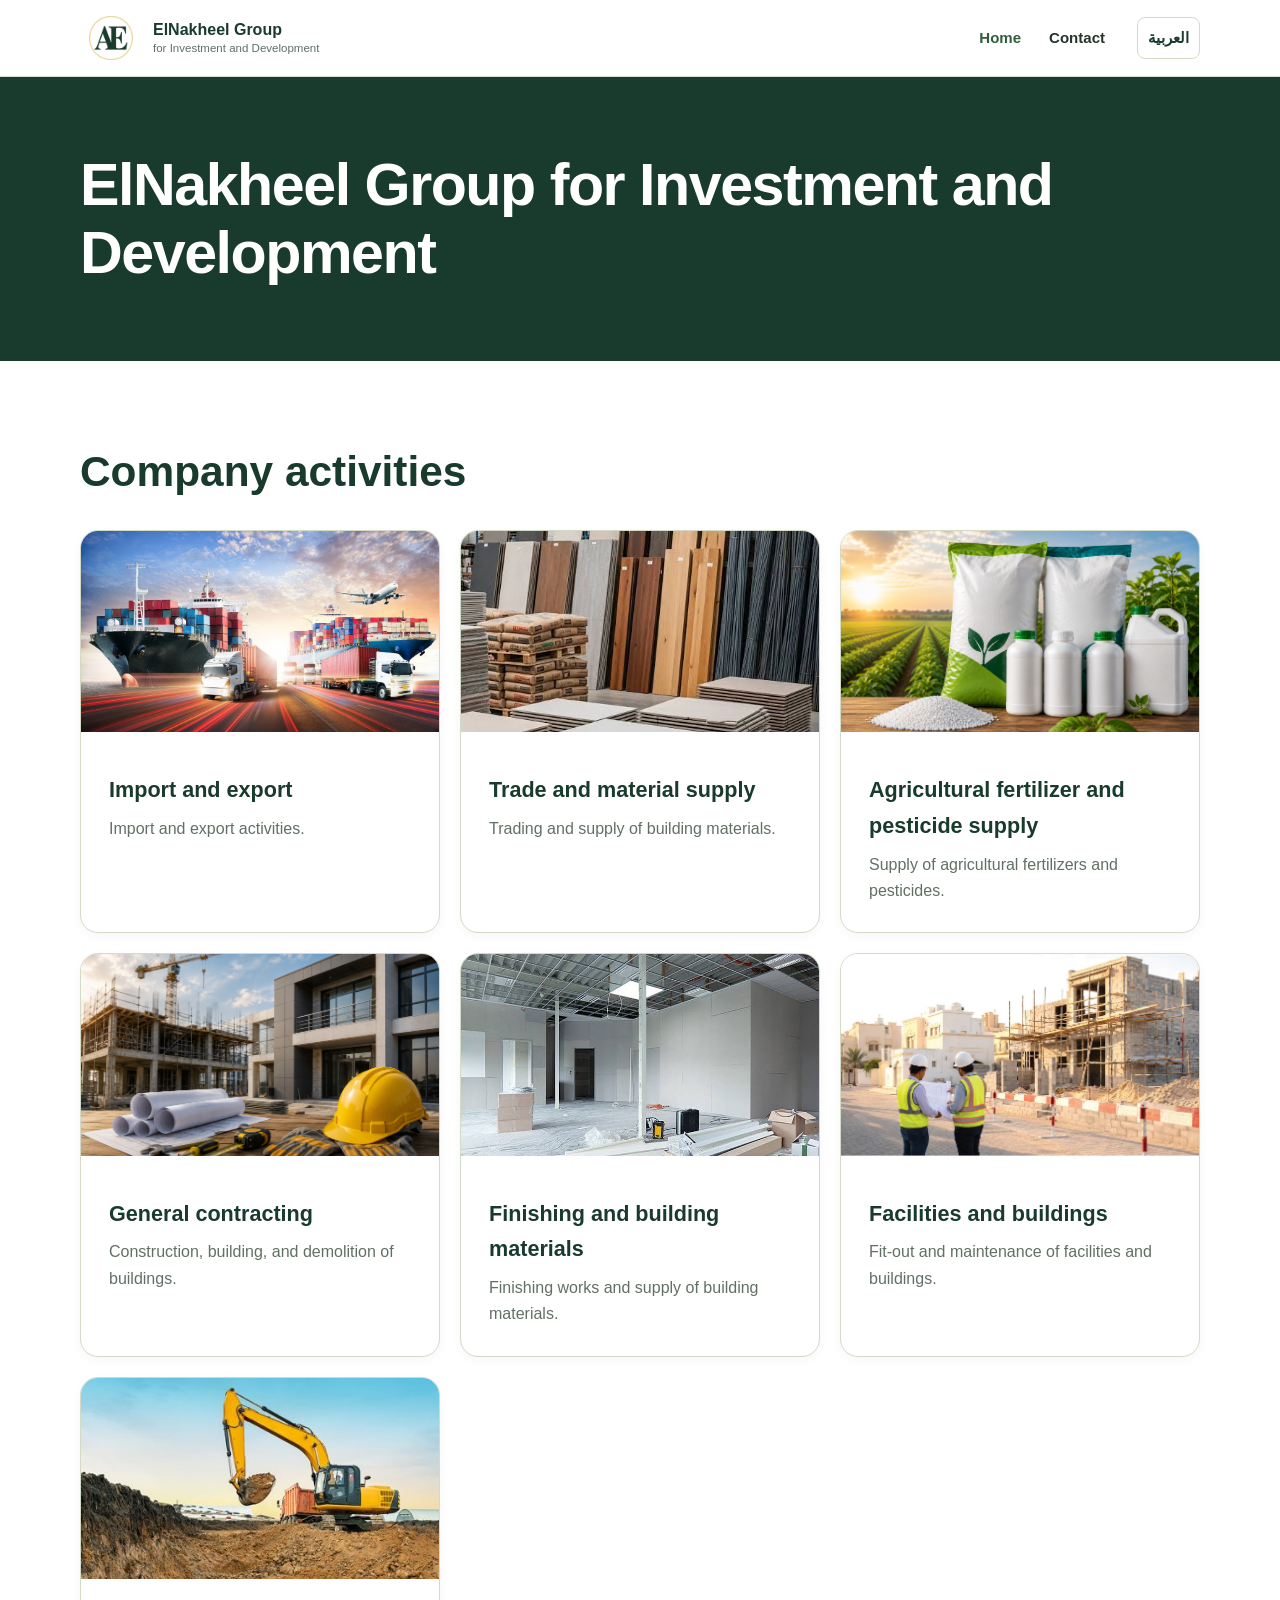
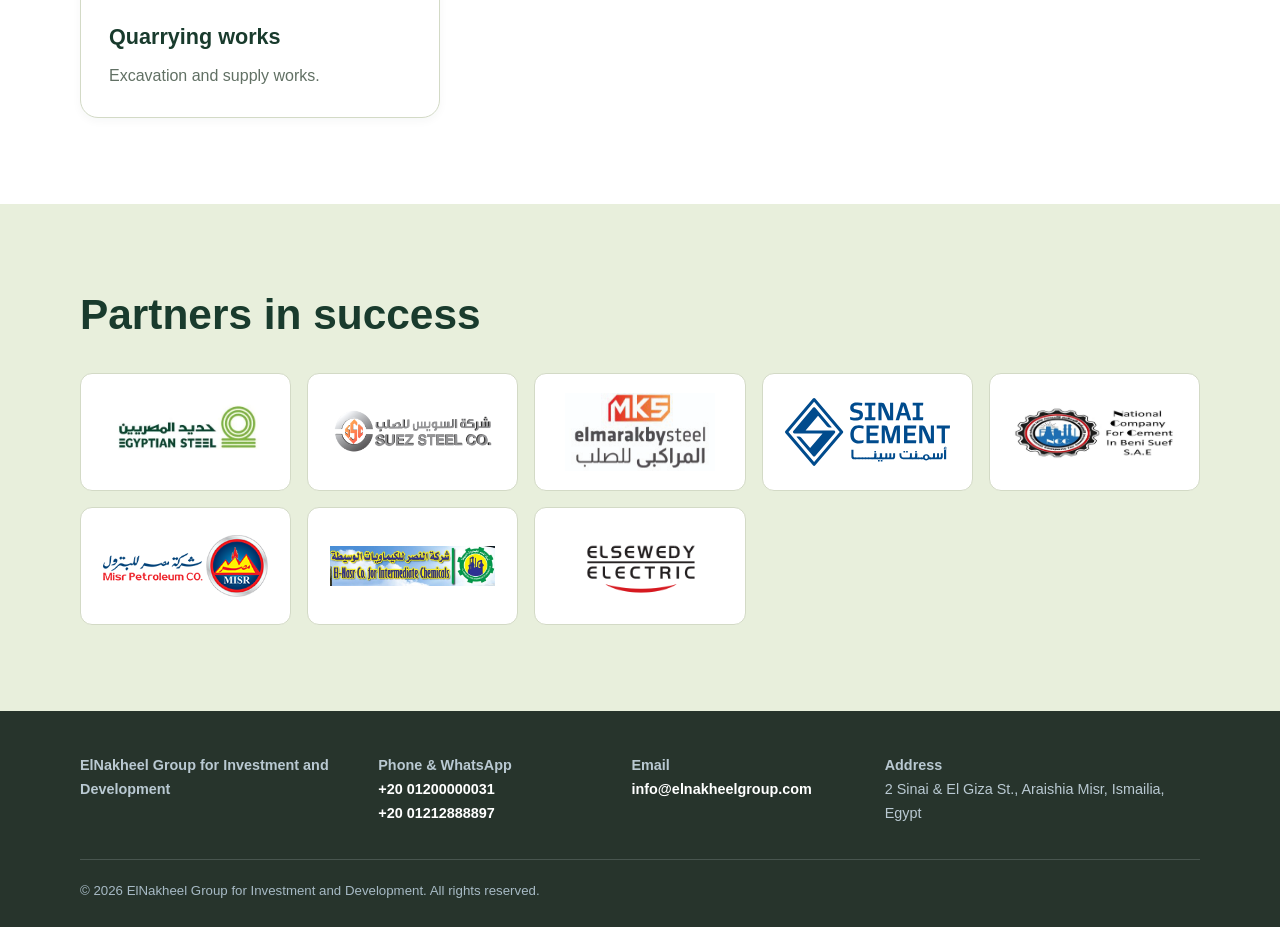
<file: index.html>
<!doctype html>
<html lang="en">
<head>
  <meta charset="utf-8">
  <meta name="viewport" content="width=device-width, initial-scale=1">
  <meta name="description" content="ElNakheel Group for Investment and Development | مجموعة النخيل للاستثمار والتنمية.">
  <title>ElNakheel Group | مجموعة النخيل للاستثمار والتنمية</title>
  <link rel="canonical" href="https://elnakheelgroup.com/">
  <link rel="alternate" hreflang="ar" href="https://elnakheelgroup.com/ar/index.html">
  <link rel="alternate" hreflang="en" href="https://elnakheelgroup.com/en/index.html">
  <link rel="alternate" hreflang="x-default" href="https://elnakheelgroup.com/">
  <script type="application/ld+json">
  {
    "@context": "https://schema.org",
    "@type": "Organization",
    "name": "ElNakheel Group for Investment and Development",
    "alternateName": ["ElNakheel Group", "مجموعة النخيل للاستثمار والتنمية"],
    "url": "https://elnakheelgroup.com/",
    "logo": "https://elnakheelgroup.com/logo.png",
    "email": "info@elnakheelgroup.com",
    "contactPoint": {
      "@type": "ContactPoint",
      "contactType": "customer service",
      "telephone": "+201200000031",
      "email": "info@elnakheelgroup.com",
      "availableLanguage": ["Arabic", "English"]
    },
    "address": {
      "@type": "PostalAddress",
      "streetAddress": "2 Sinai & El Giza St., Araishia Misr",
      "addressLocality": "Ismailia",
      "addressCountry": "EG"
    }
  }
  </script>
  <link rel="stylesheet" href="assets/css/styles.css">
  <script>
    (function () {
      var language = (navigator.language || navigator.userLanguage || "").toLowerCase();
      var target = language.indexOf("ar") === 0 ? "ar/index.html" : "en/index.html";
      window.location.replace(target);
    }());
  </script>
</head>
<body>
  <main class="language-landing">
    <div class="container language-landing-grid">
      <div>
        <p class="eyebrow">ElNakheel Group</p>
        <h1>ElNakheel Group for Investment and Development</h1>
        <p class="language-landing-copy">مجموعة النخيل للاستثمار والتنمية</p>
      </div>
      <noscript>
        <nav class="language-choice" aria-label="Choose your preferred language">
          <a class="language-option" href="ar/index.html" lang="ar" hreflang="ar">
            <strong>العربية</strong>
            <span>مجموعة النخيل للاستثمار والتنمية</span>
          </a>
          <a class="language-option" href="en/index.html" lang="en" hreflang="en">
            <strong>English</strong>
            <span>ElNakheel Group for Investment and Development</span>
          </a>
        </nav>
      </noscript>
    </div>
  </main>
</body>
</html>
</file>
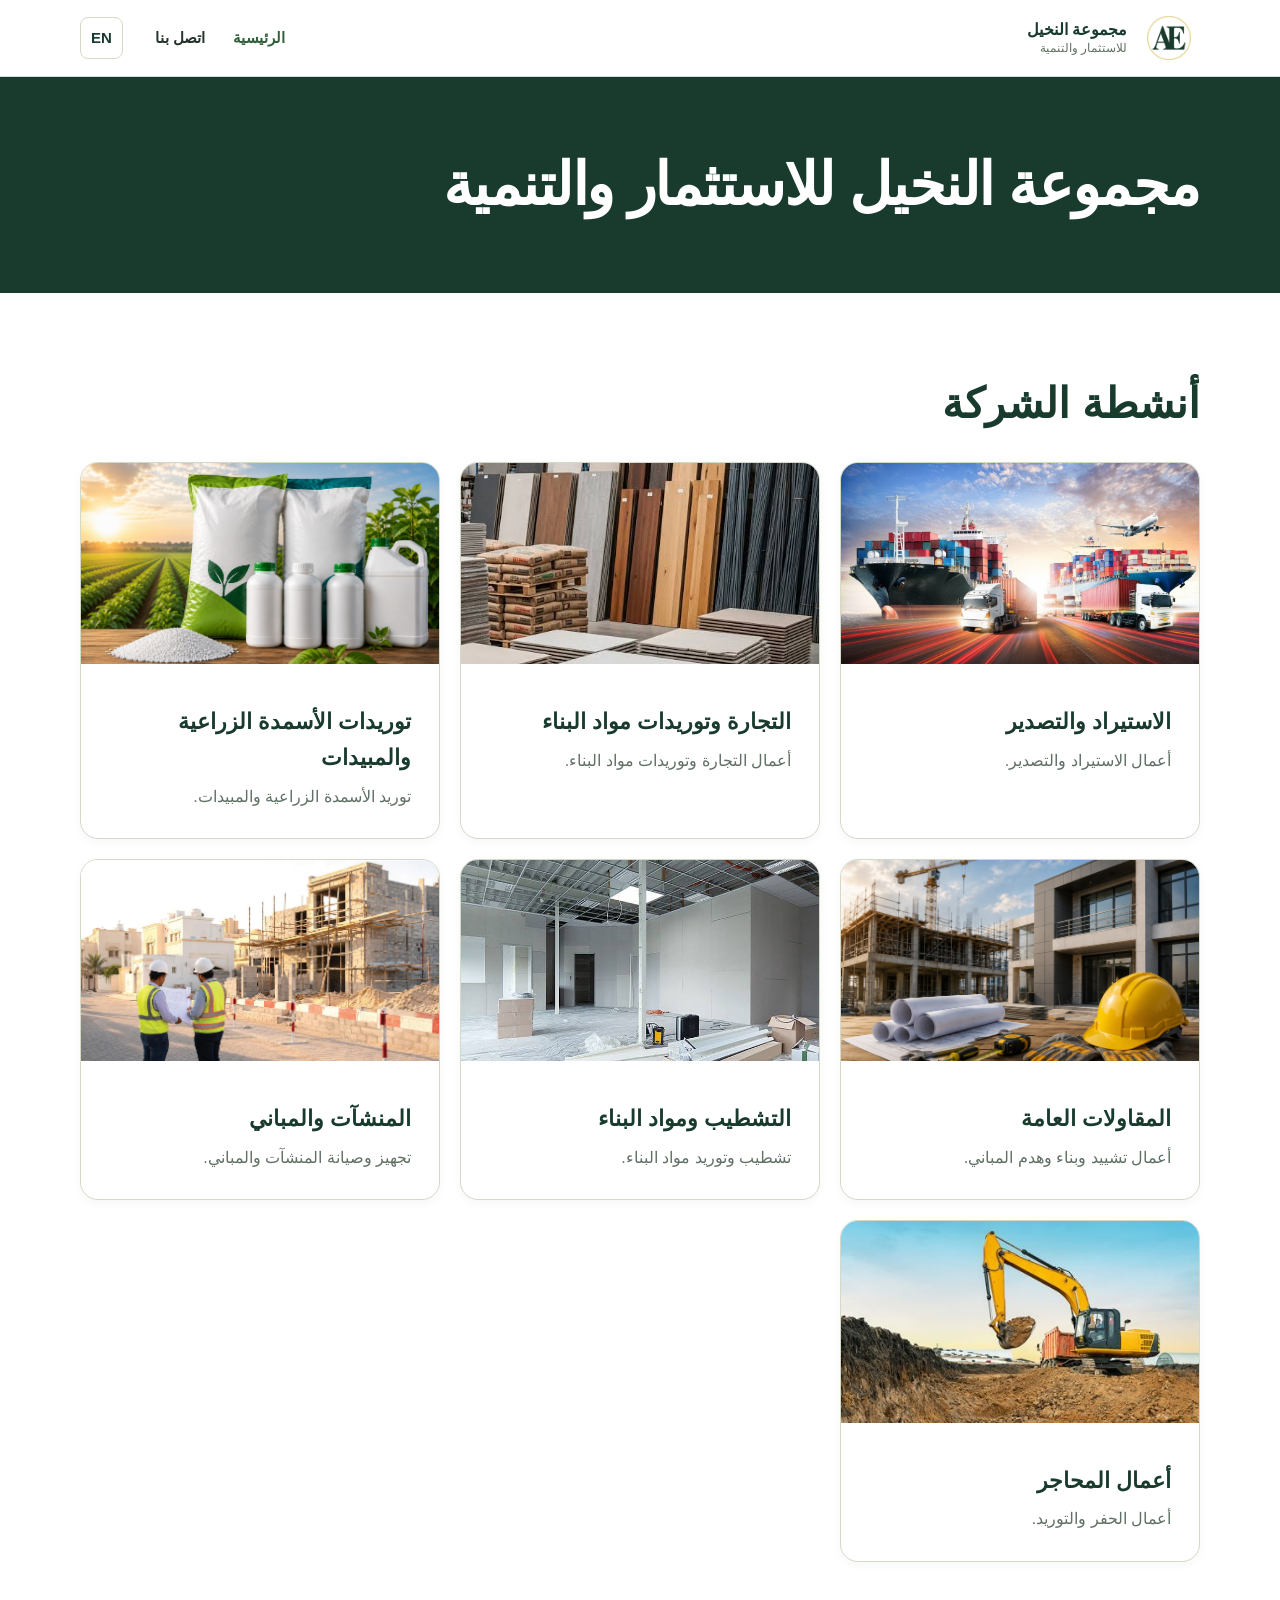
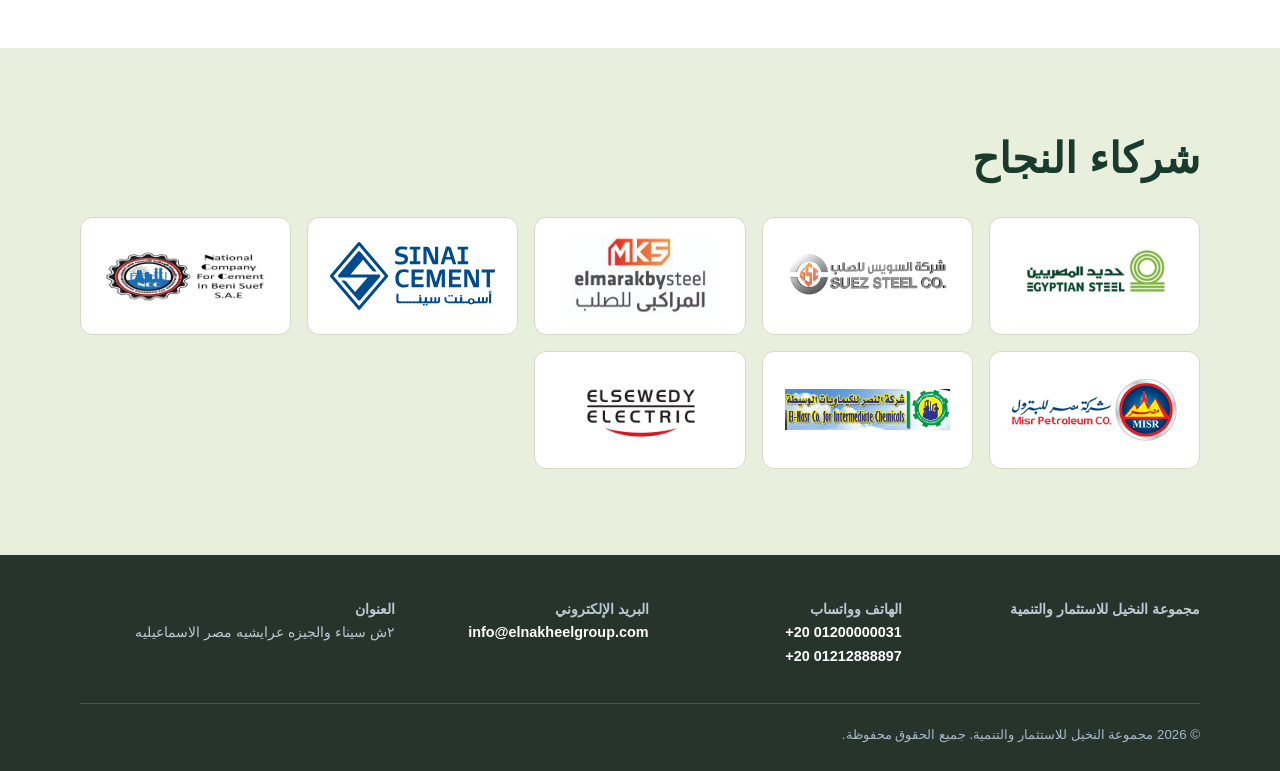
<file: ar/index.html>
<!doctype html>
<html lang="ar" dir="rtl">
<head>
  <meta charset="utf-8">
  <meta name="viewport" content="width=device-width, initial-scale=1">
  <meta name="description" content="مجموعة النخيل للاستثمار والتنمية. أنشطة مسجلة تشمل المقاولات والتجارة وتوريدات مواد البناء والاستيراد والتصدير.">
  <title>مجموعة النخيل للاستثمار والتنمية</title>
  <link rel="stylesheet" href="../assets/css/styles.css">
  <link rel="canonical" href="https://elnakheelgroup.com/ar/index.html">
  <link rel="alternate" hreflang="ar" href="https://elnakheelgroup.com/ar/index.html">
  <link rel="alternate" hreflang="en" href="https://elnakheelgroup.com/en/index.html">
</head>
<body>
  <header class="site-header">
    <div class="container header-inner">
      <a class="brand" href="index.html" aria-label="مجموعة النخيل للاستثمار والتنمية - الرئيسية">
        <img class="brand-logo" src="../logo.png" alt="شعار مجموعة النخيل للاستثمار والتنمية">
        <span class="brand-text"><strong>مجموعة النخيل</strong><small>للاستثمار والتنمية</small></span>
      </a>
      <nav class="main-nav" aria-label="التنقل الرئيسي">
        <a href="index.html" aria-current="page">الرئيسية</a>
        <a href="contact.html">اتصل بنا</a>
      </nav>
      <a class="language-switcher" href="../en/index.html" lang="en" hreflang="en">EN</a>
    </div>
  </header>

  <main>
    <section class="page-hero" aria-labelledby="hero-title">
      <div class="container">
        <h1 id="hero-title">مجموعة النخيل للاستثمار والتنمية</h1>
      </div>
    </section>

    <section class="section services" aria-labelledby="services-title">
      <div class="container">
        <div class="section-heading">
          <h2 id="services-title">أنشطة الشركة</h2>
        </div>
        <div class="service-grid">
          <a class="service-card service-card--image service-card--link" href="import-export.html">
            <img class="service-card-media" src="../assets/images/import-export.jpg" alt="استيراد وتصدير" loading="lazy">
            <div class="service-card-content">
              <h3>الاستيراد والتصدير</h3>
              <p>أعمال الاستيراد والتصدير.</p>
            </div>
          </a>
          <article class="service-card service-card--image">
            <img class="service-card-media" src="../assets/images/building-materials.jpg" alt="مواد بناء" loading="lazy">
            <div class="service-card-content">
              <h3>التجارة وتوريدات مواد البناء</h3>
              <p>أعمال التجارة وتوريدات مواد البناء.</p>
            </div>
          </article>
          <article class="service-card service-card--image">
            <img class="service-card-media" src="../assets/images/agricultural-fertilizers-pesticides.png" alt="توريدات الأسمدة الزراعية والمبيدات" loading="lazy">
            <div class="service-card-content">
              <h3>توريدات الأسمدة الزراعية والمبيدات</h3>
              <p>توريد الأسمدة الزراعية والمبيدات.</p>
            </div>
          </article>
          <article class="service-card service-card--image">
            <img class="service-card-media" src="../assets/images/general-contracting-construction.png" alt="تشييد مبانٍ" loading="lazy">
            <div class="service-card-content">
              <h3>المقاولات العامة</h3>
              <p>أعمال تشييد وبناء وهدم المباني.</p>
            </div>
          </article>
          <article class="service-card service-card--image">
            <img class="service-card-media" src="../assets/images/finishing.jpg" alt="تشطيب مبانٍ" loading="lazy">
            <div class="service-card-content">
              <h3>التشطيب ومواد البناء</h3>
              <p>تشطيب وتوريد مواد البناء.</p>
            </div>
          </article>
          <article class="service-card service-card--image">
            <img class="service-card-media" src="../assets/images/construction.jpg" alt="منشآت ومبانٍ" loading="lazy">
            <div class="service-card-content">
              <h3>المنشآت والمباني</h3>
              <p>تجهيز وصيانة المنشآت والمباني.</p>
            </div>
          </article>
          <article class="service-card service-card--image">
            <img class="service-card-media" src="../assets/images/quarrying.jpg" alt="أعمال حفر" loading="lazy">
            <div class="service-card-content">
              <h3>أعمال المحاجر</h3>
              <p>أعمال الحفر والتوريد.</p>
            </div>
          </article>
        </div>
      </div>
    </section>

    <section class="section partners" aria-labelledby="partners-title">
      <div class="container">
        <div class="section-heading"><h2 id="partners-title">شركاء النجاح</h2></div>
        <div class="partner-list">
          <div class="partner-logo"><img src="../شركاء النجاح/حديد المصريين.png" alt="حديد المصريين" loading="lazy"></div>
          <div class="partner-logo"><img src="../شركاء النجاح/ssc 3D.png" alt="SSC" loading="lazy"></div>
          <div class="partner-logo"><img src="../شركاء النجاح/el_marakby_for_steel_logo.jpeg" alt="المراكبي للصلب" loading="lazy"></div>
          <div class="partner-logo"><img src="../شركاء النجاح/Group.svg" alt="شعار شريك النجاح" loading="lazy"></div>
          <div class="partner-logo"><img src="../شركاء النجاح/ncc.jpeg" alt="NCC" loading="lazy"></div>
          <div class="partner-logo"><img src="../شركاء النجاح/شركة مصر للبترول.png" alt="مصر للبترول" loading="lazy"></div>
          <div class="partner-logo"><img src="../شركاء النجاح/شركة النصر.jpg" alt="شركة النصر" loading="lazy"></div>
          <div class="partner-logo"><img src="../شركاء النجاح/elswedy.png" alt="السويدي" loading="lazy"></div>
        </div>
      </div>
    </section>

  </main>

  <footer class="site-footer">
    <div class="container">
      <div class="footer-grid">
        <div><p class="footer-title">مجموعة النخيل للاستثمار والتنمية</p></div>
        <div><p class="footer-title">الهاتف وواتساب</p><p><a href="tel:+2001200000031" dir="ltr">+20 01200000031</a><br><a href="tel:+2001212888897" dir="ltr">+20 01212888897</a></p></div>
        <div><p class="footer-title">البريد الإلكتروني</p><p><a href="mailto:info@elnakheelgroup.com" dir="ltr">info@elnakheelgroup.com</a></p></div>
        <div><p class="footer-title">العنوان</p><address>٢ش سيناء والجيزه عرايشيه مصر الاسماعيليه</address></div>
      </div>
      <p class="copyright">© <span data-current-year></span> مجموعة النخيل للاستثمار والتنمية. جميع الحقوق محفوظة.</p>
    </div>
  </footer>
  <script src="../assets/js/main.js"></script>
  <script>document.querySelectorAll('[data-current-year]').forEach(function (el) { el.textContent = new Date().getFullYear(); });</script>
</body>
</html>
</file>
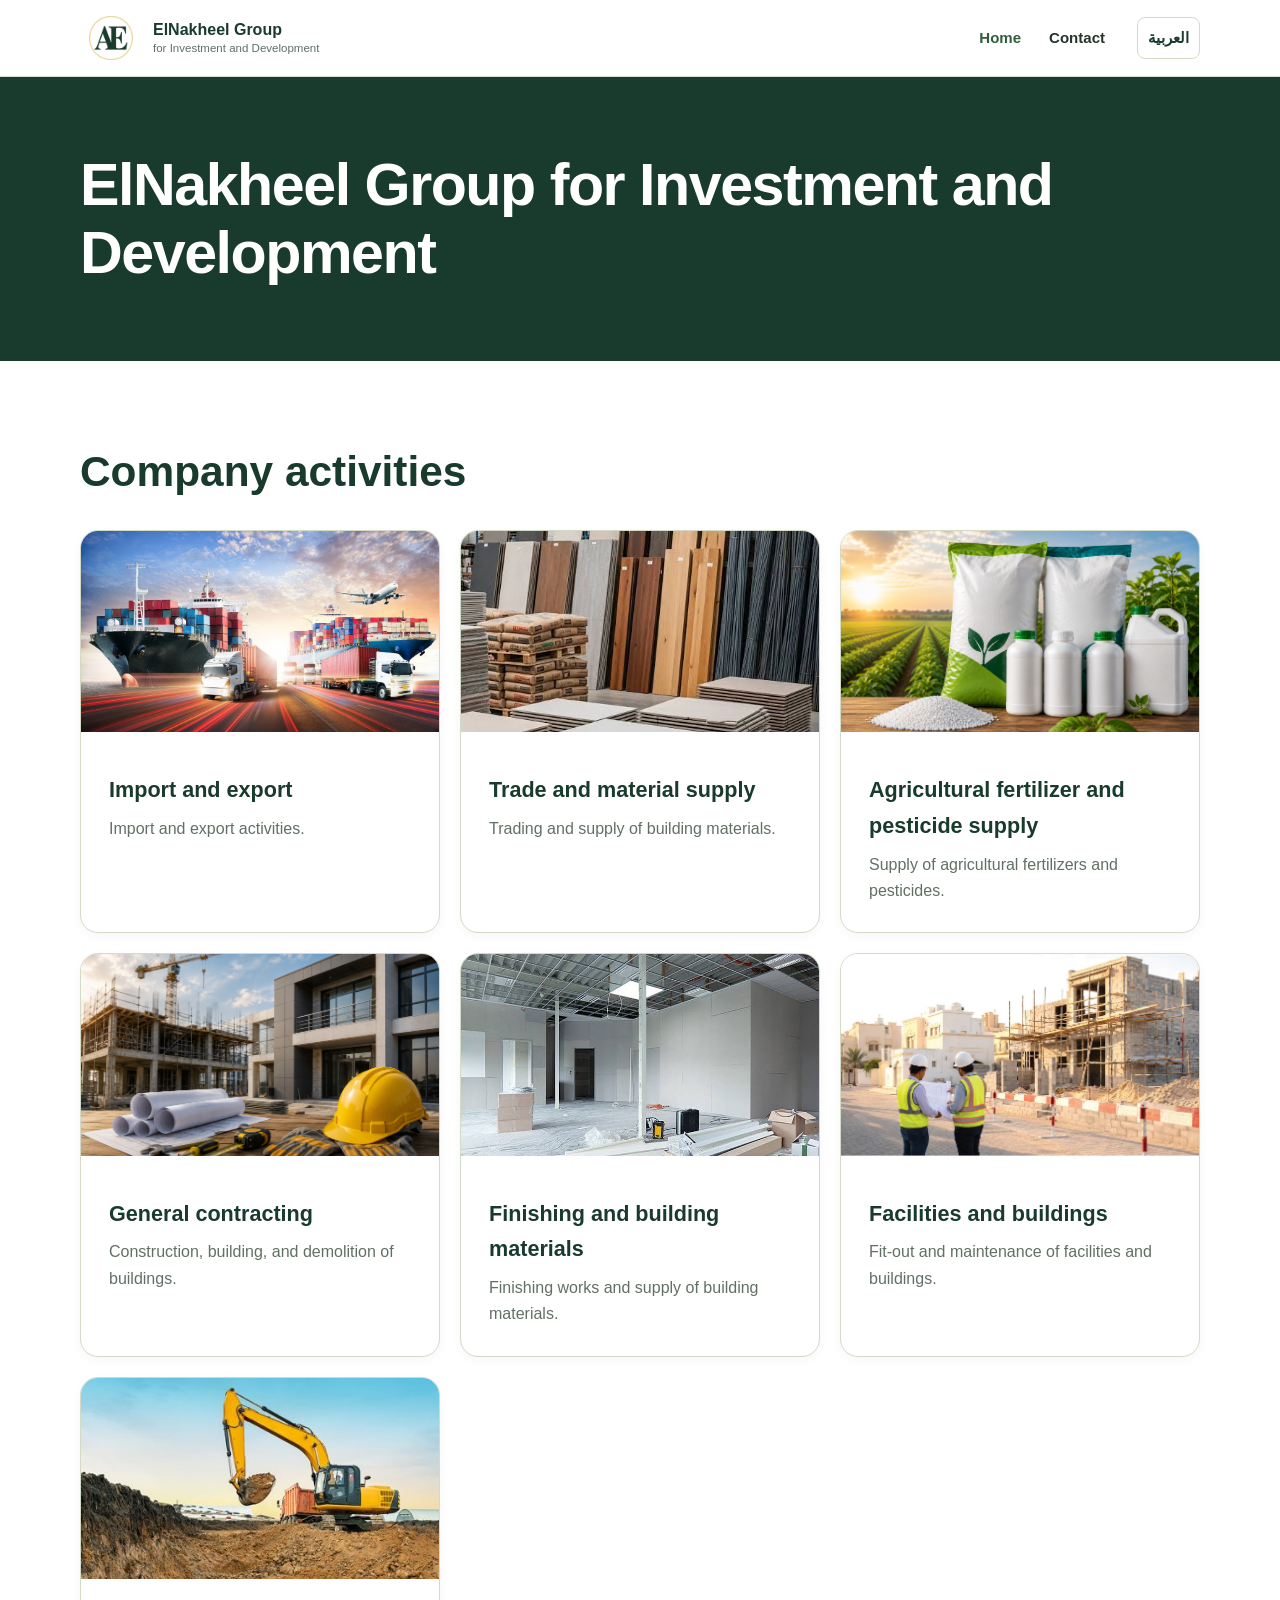
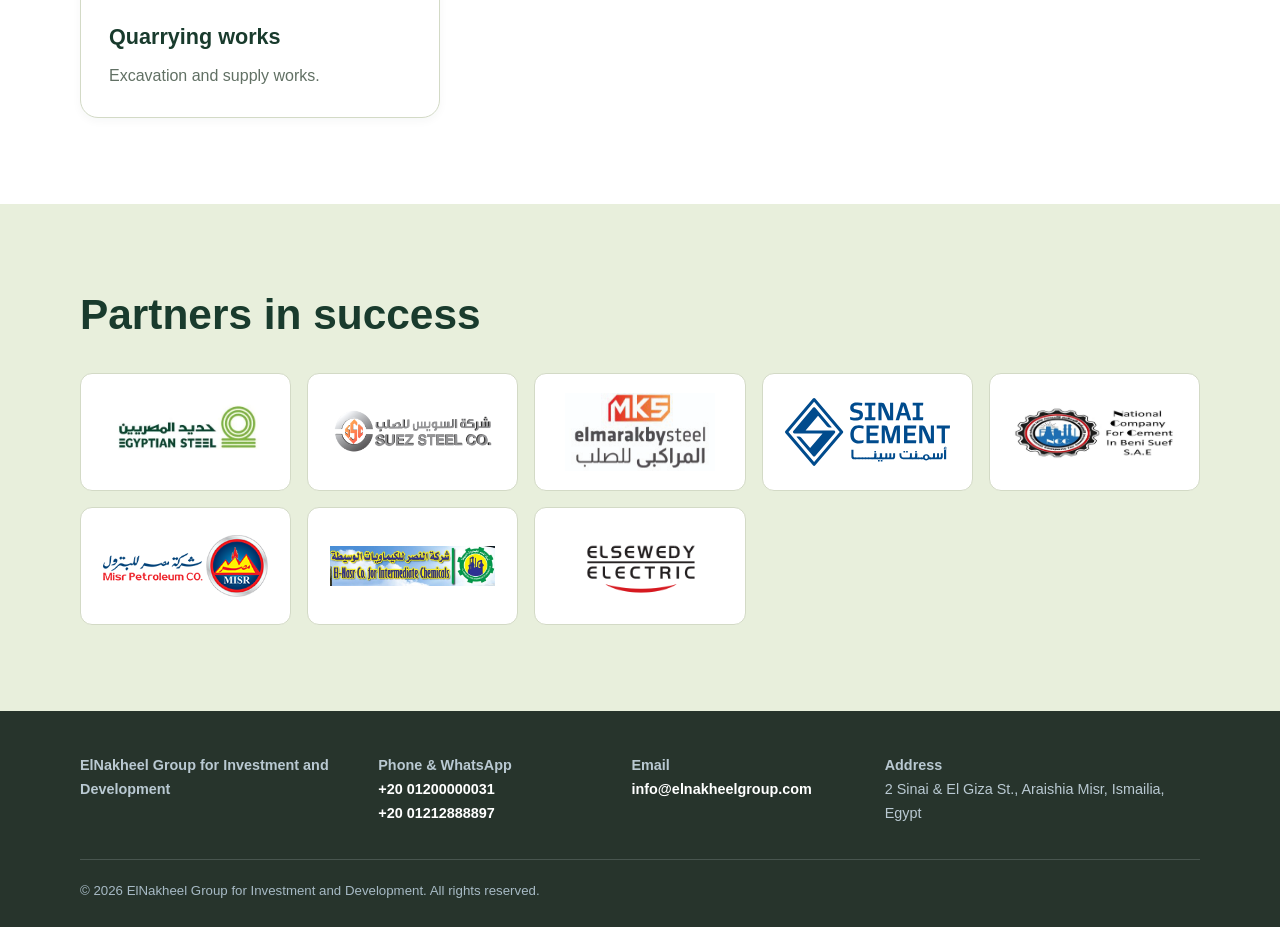
<file: en/index.html>
<!doctype html>
<html lang="en" dir="ltr">
<head>
  <meta charset="utf-8">
  <meta name="viewport" content="width=device-width, initial-scale=1">
  <meta name="description" content="ElNakheel Group for Investment and Development conducts registered activities in general contracting, trade, building-material supply, import, and export.">
  <title>ElNakheel Group for Investment and Development</title>
  <link rel="stylesheet" href="../assets/css/styles.css">
  <link rel="canonical" href="https://elnakheelgroup.com/en/index.html">
  <link rel="alternate" hreflang="ar" href="https://elnakheelgroup.com/ar/index.html">
  <link rel="alternate" hreflang="en" href="https://elnakheelgroup.com/en/index.html">
</head>
<body>
  <header class="site-header">
    <div class="container header-inner">
      <a class="brand" href="index.html" aria-label="ElNakheel Group for Investment and Development home">
        <img class="brand-logo" src="../logo.png" alt="ElNakheel Group for Investment and Development logo">
        <span class="brand-text"><strong>ElNakheel Group</strong><small>for Investment and Development</small></span>
      </a>
      <nav class="main-nav" aria-label="Primary navigation">
        <a href="index.html" aria-current="page">Home</a>
        <a href="contact.html">Contact</a>
      </nav>
      <a class="language-switcher" href="../ar/index.html" lang="ar" hreflang="ar">العربية</a>
    </div>
  </header>

  <main>
    <section class="page-hero" aria-labelledby="hero-title">
      <div class="container">
        <h1 id="hero-title">ElNakheel Group for Investment and Development</h1>
      </div>
    </section>

    <section class="section services" aria-labelledby="services-title">
      <div class="container">
        <div class="section-heading"><h2 id="services-title">Company activities</h2></div>
        <div class="service-grid">
          <a class="service-card service-card--image service-card--link" href="import-export.html">
            <img class="service-card-media" src="../assets/images/import-export.jpg" alt="Import and export" loading="lazy">
            <div class="service-card-content">
              <h3>Import and export</h3>
              <p>Import and export activities.</p>
            </div>
          </a>
          <article class="service-card service-card--image">
            <img class="service-card-media" src="../assets/images/building-materials.jpg" alt="Building materials" loading="lazy">
            <div class="service-card-content">
              <h3>Trade and material supply</h3>
              <p>Trading and supply of building materials.</p>
            </div>
          </article>
          <article class="service-card service-card--image">
            <img class="service-card-media" src="../assets/images/agricultural-fertilizers-pesticides.png" alt="Agricultural fertilizers and pesticides" loading="lazy">
            <div class="service-card-content">
              <h3>Agricultural fertilizer and pesticide supply</h3>
              <p>Supply of agricultural fertilizers and pesticides.</p>
            </div>
          </article>
          <article class="service-card service-card--image">
            <img class="service-card-media" src="../assets/images/general-contracting-construction.png" alt="Building construction" loading="lazy">
            <div class="service-card-content">
              <h3>General contracting</h3>
              <p>Construction, building, and demolition of buildings.</p>
            </div>
          </article>
          <article class="service-card service-card--image">
            <img class="service-card-media" src="../assets/images/finishing.jpg" alt="Building finishing" loading="lazy">
            <div class="service-card-content">
              <h3>Finishing and building materials</h3>
              <p>Finishing works and supply of building materials.</p>
            </div>
          </article>
          <article class="service-card service-card--image">
            <img class="service-card-media" src="../assets/images/construction.jpg" alt="Facilities and buildings" loading="lazy">
            <div class="service-card-content">
              <h3>Facilities and buildings</h3>
              <p>Fit-out and maintenance of facilities and buildings.</p>
            </div>
          </article>
          <article class="service-card service-card--image">
            <img class="service-card-media" src="../assets/images/quarrying.jpg" alt="Excavation works" loading="lazy">
            <div class="service-card-content">
              <h3>Quarrying works</h3>
              <p>Excavation and supply works.</p>
            </div>
          </article>
        </div>
      </div>
    </section>
    <section class="section partners" aria-labelledby="partners-title">
      <div class="container">
        <div class="section-heading"><h2 id="partners-title">Partners in success</h2></div>
        <div class="partner-list">
          <div class="partner-logo"><img src="../شركاء النجاح/حديد المصريين.png" alt="Egyptian Steel" loading="lazy"></div>
          <div class="partner-logo"><img src="../شركاء النجاح/ssc 3D.png" alt="SSC" loading="lazy"></div>
          <div class="partner-logo"><img src="../شركاء النجاح/el_marakby_for_steel_logo.jpeg" alt="El Marakby for Steel" loading="lazy"></div>
          <div class="partner-logo"><img src="../شركاء النجاح/Group.svg" alt="Partner logo" loading="lazy"></div>
          <div class="partner-logo"><img src="../شركاء النجاح/ncc.jpeg" alt="NCC" loading="lazy"></div>
          <div class="partner-logo"><img src="../شركاء النجاح/شركة مصر للبترول.png" alt="Misr Petroleum" loading="lazy"></div>
          <div class="partner-logo"><img src="../شركاء النجاح/شركة النصر.jpg" alt="Al Nasr Company" loading="lazy"></div>
          <div class="partner-logo"><img src="../شركاء النجاح/elswedy.png" alt="Elsewedy Electric" loading="lazy"></div>
        </div>
      </div>
    </section>

  </main>

  <footer class="site-footer">
    <div class="container"><div class="footer-grid"><div><p class="footer-title">ElNakheel Group for Investment and Development</p></div><div><p class="footer-title">Phone &amp; WhatsApp</p><p><a href="tel:+2001200000031">+20 01200000031</a><br><a href="tel:+2001212888897">+20 01212888897</a></p></div><div><p class="footer-title">Email</p><p><a href="mailto:info@elnakheelgroup.com">info@elnakheelgroup.com</a></p></div><div><p class="footer-title">Address</p><address>2 Sinai &amp; El Giza St., Araishia Misr, Ismailia, Egypt</address></div></div><p class="copyright">© <span data-current-year></span> ElNakheel Group for Investment and Development. All rights reserved.</p></div>
  </footer>
  <script src="../assets/js/main.js"></script>
  <script>document.querySelectorAll('[data-current-year]').forEach(function (el) { el.textContent = new Date().getFullYear(); });</script>
</body>
</html>
</file>
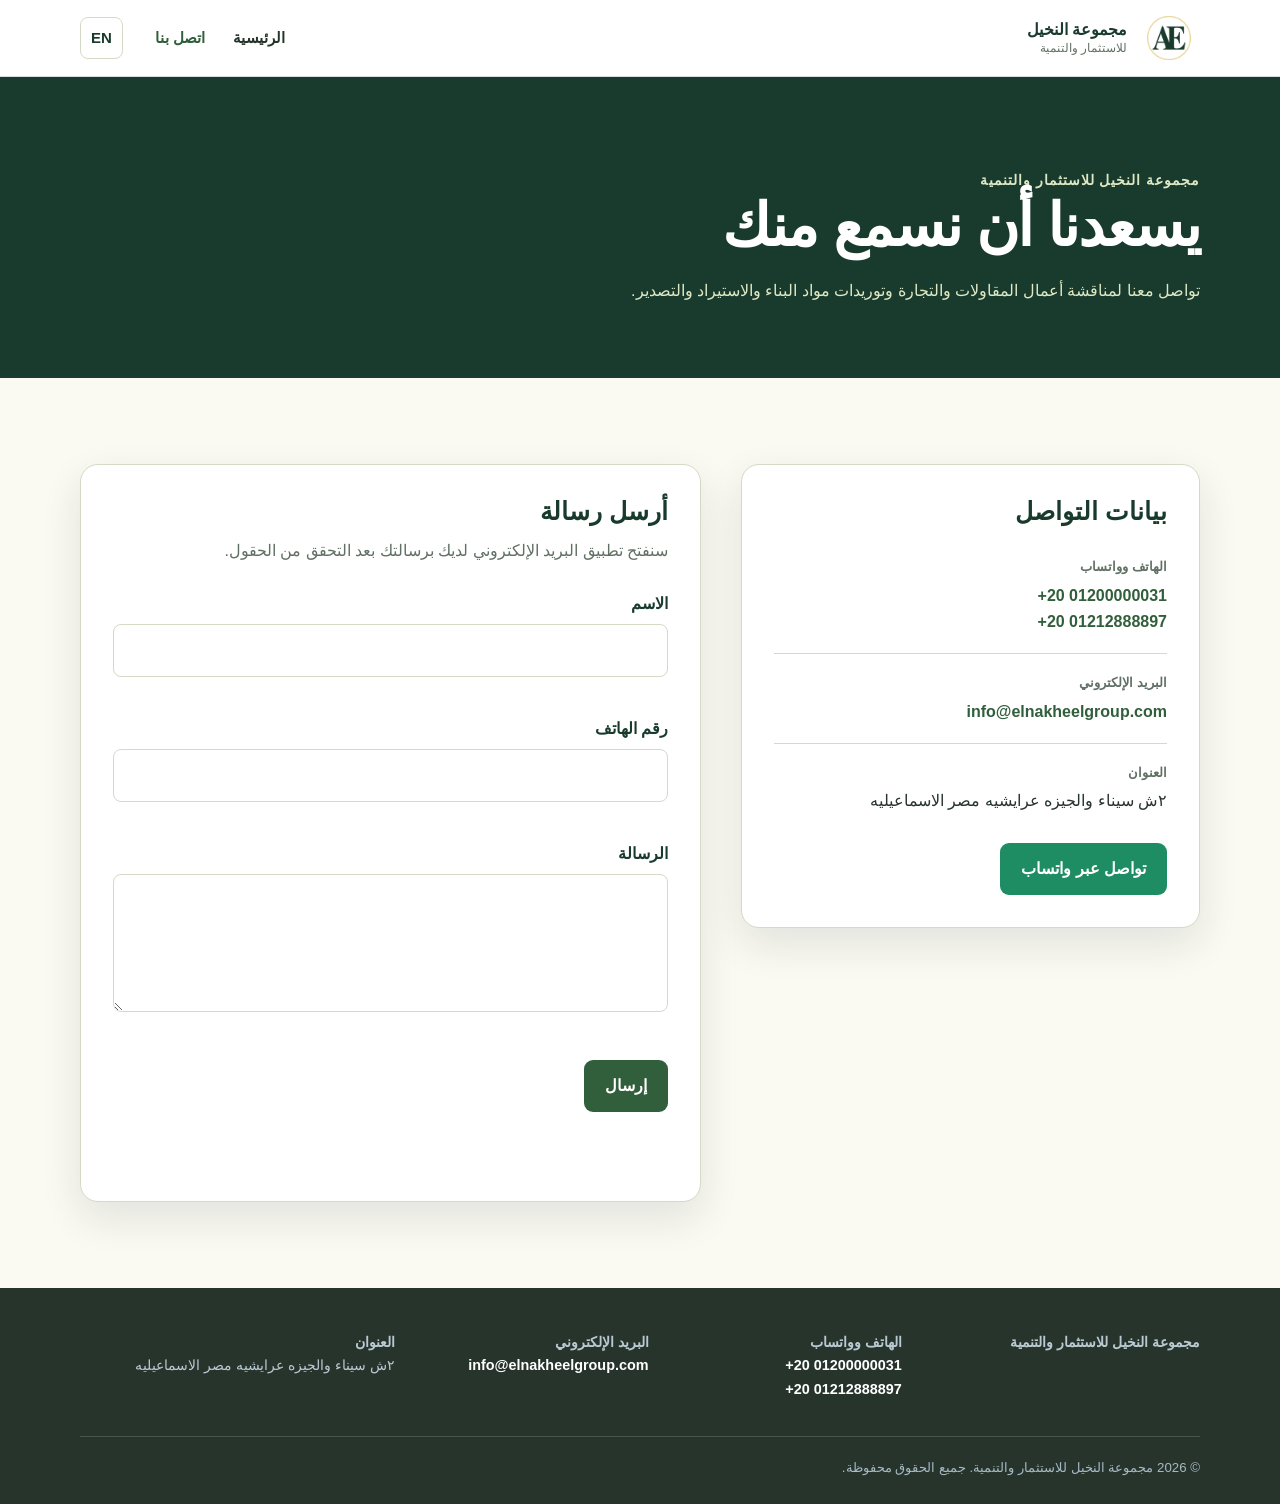
<file: ar/contact.html>
<!doctype html>
<html lang="ar" dir="rtl">
<head>
  <meta charset="utf-8">
  <meta name="viewport" content="width=device-width, initial-scale=1">
  <meta name="description" content="تواصل مع مجموعة النخيل للاستثمار والتنمية بشأن أنشطتها المسجلة في المقاولات والتجارة وتوريدات مواد البناء والاستيراد والتصدير.">
  <title>اتصل بنا | مجموعة النخيل للاستثمار والتنمية</title>
  <link rel="stylesheet" href="../assets/css/styles.css">
  <link rel="canonical" href="https://elnakheelgroup.com/ar/contact.html">
  <link rel="alternate" hreflang="ar" href="https://elnakheelgroup.com/ar/contact.html">
  <link rel="alternate" hreflang="en" href="https://elnakheelgroup.com/en/contact.html">
</head>
<body>
  <header class="site-header">
    <div class="container header-inner">
      <a class="brand" href="index.html" aria-label="مجموعة النخيل للاستثمار والتنمية - الرئيسية">
        <img class="brand-logo" src="../logo.png" alt="شعار مجموعة النخيل للاستثمار والتنمية">
        <span class="brand-text"><strong>مجموعة النخيل</strong><small>للاستثمار والتنمية</small></span>
      </a>
      <nav class="main-nav" aria-label="التنقل الرئيسي">
        <a href="index.html">الرئيسية</a>
        <a href="contact.html" aria-current="page">اتصل بنا</a>
      </nav>
      <a class="language-switcher" href="../en/contact.html" lang="en" hreflang="en">EN</a>
    </div>
  </header>

  <main>
    <section class="page-hero" aria-labelledby="contact-title">
      <div class="container"><p class="eyebrow">مجموعة النخيل للاستثمار والتنمية</p><h1 id="contact-title">يسعدنا أن نسمع منك</h1><p>تواصل معنا لمناقشة أعمال المقاولات والتجارة وتوريدات مواد البناء والاستيراد والتصدير.</p></div>
    </section>
    <section class="section" aria-label="معلومات الاتصال ونموذج الرسائل">
      <div class="container contact-layout">
        <article class="contact-card">
          <h2>بيانات التواصل</h2>
          <div class="contact-list">
            <div class="contact-item"><span>الهاتف وواتساب</span><a href="tel:+2001200000031" dir="ltr">+20 01200000031</a><br><a href="tel:+2001212888897" dir="ltr">+20 01212888897</a></div>
            <div class="contact-item"><span>البريد الإلكتروني</span><a href="mailto:info@elnakheelgroup.com" dir="ltr">info@elnakheelgroup.com</a></div>
            <div class="contact-item"><span>العنوان</span><address>٢ش سيناء والجيزه عرايشيه مصر الاسماعيليه</address></div>
          </div>
          <a class="button button-whatsapp" href="https://wa.me/2001200000031" target="_blank" rel="noopener noreferrer">تواصل عبر واتساب</a>
        </article>

        <!-- To use Formspree instead, set action="https://formspree.io/f/YOUR_FORM_ID" and remove the data-contact-form attribute. -->
        <form class="contact-form" data-contact-form data-mailto-recipient="info@elnakheelgroup.com" action="mailto:info@elnakheelgroup.com" method="post" novalidate>
          <h2>أرسل رسالة</h2>
          <p>سنفتح تطبيق البريد الإلكتروني لديك برسالتك بعد التحقق من الحقول.</p>
          <div class="form-group"><label for="ar-name">الاسم</label><input id="ar-name" name="name" type="text" autocomplete="name" required aria-invalid="false"><p class="field-error" data-error-for="name" aria-live="polite"></p></div>
          <div class="form-group"><label for="ar-phone">رقم الهاتف</label><input id="ar-phone" name="phone" type="tel" autocomplete="tel" required aria-invalid="false"><p class="field-error" data-error-for="phone" aria-live="polite"></p></div>
          <div class="form-group"><label for="ar-message">الرسالة</label><textarea id="ar-message" name="message" required aria-invalid="false"></textarea><p class="field-error" data-error-for="message" aria-live="polite"></p></div>
          <button class="button button-blue" type="submit">إرسال</button><p class="form-status" data-form-status aria-live="polite"></p>
        </form>
      </div>
    </section>
  </main>

  <footer class="site-footer">
    <div class="container"><div class="footer-grid"><div><p class="footer-title">مجموعة النخيل للاستثمار والتنمية</p></div><div><p class="footer-title">الهاتف وواتساب</p><p><a href="tel:+2001200000031" dir="ltr">+20 01200000031</a><br><a href="tel:+2001212888897" dir="ltr">+20 01212888897</a></p></div><div><p class="footer-title">البريد الإلكتروني</p><p><a href="mailto:info@elnakheelgroup.com" dir="ltr">info@elnakheelgroup.com</a></p></div><div><p class="footer-title">العنوان</p><address>٢ش سيناء والجيزه عرايشيه مصر الاسماعيليه</address></div></div><p class="copyright">© <span data-current-year></span> مجموعة النخيل للاستثمار والتنمية. جميع الحقوق محفوظة.</p></div>
  </footer>
  <script src="../assets/js/main.js"></script>
  <script>document.querySelectorAll('[data-current-year]').forEach(function (el) { el.textContent = new Date().getFullYear(); });</script>
</body>
</html>
</file>
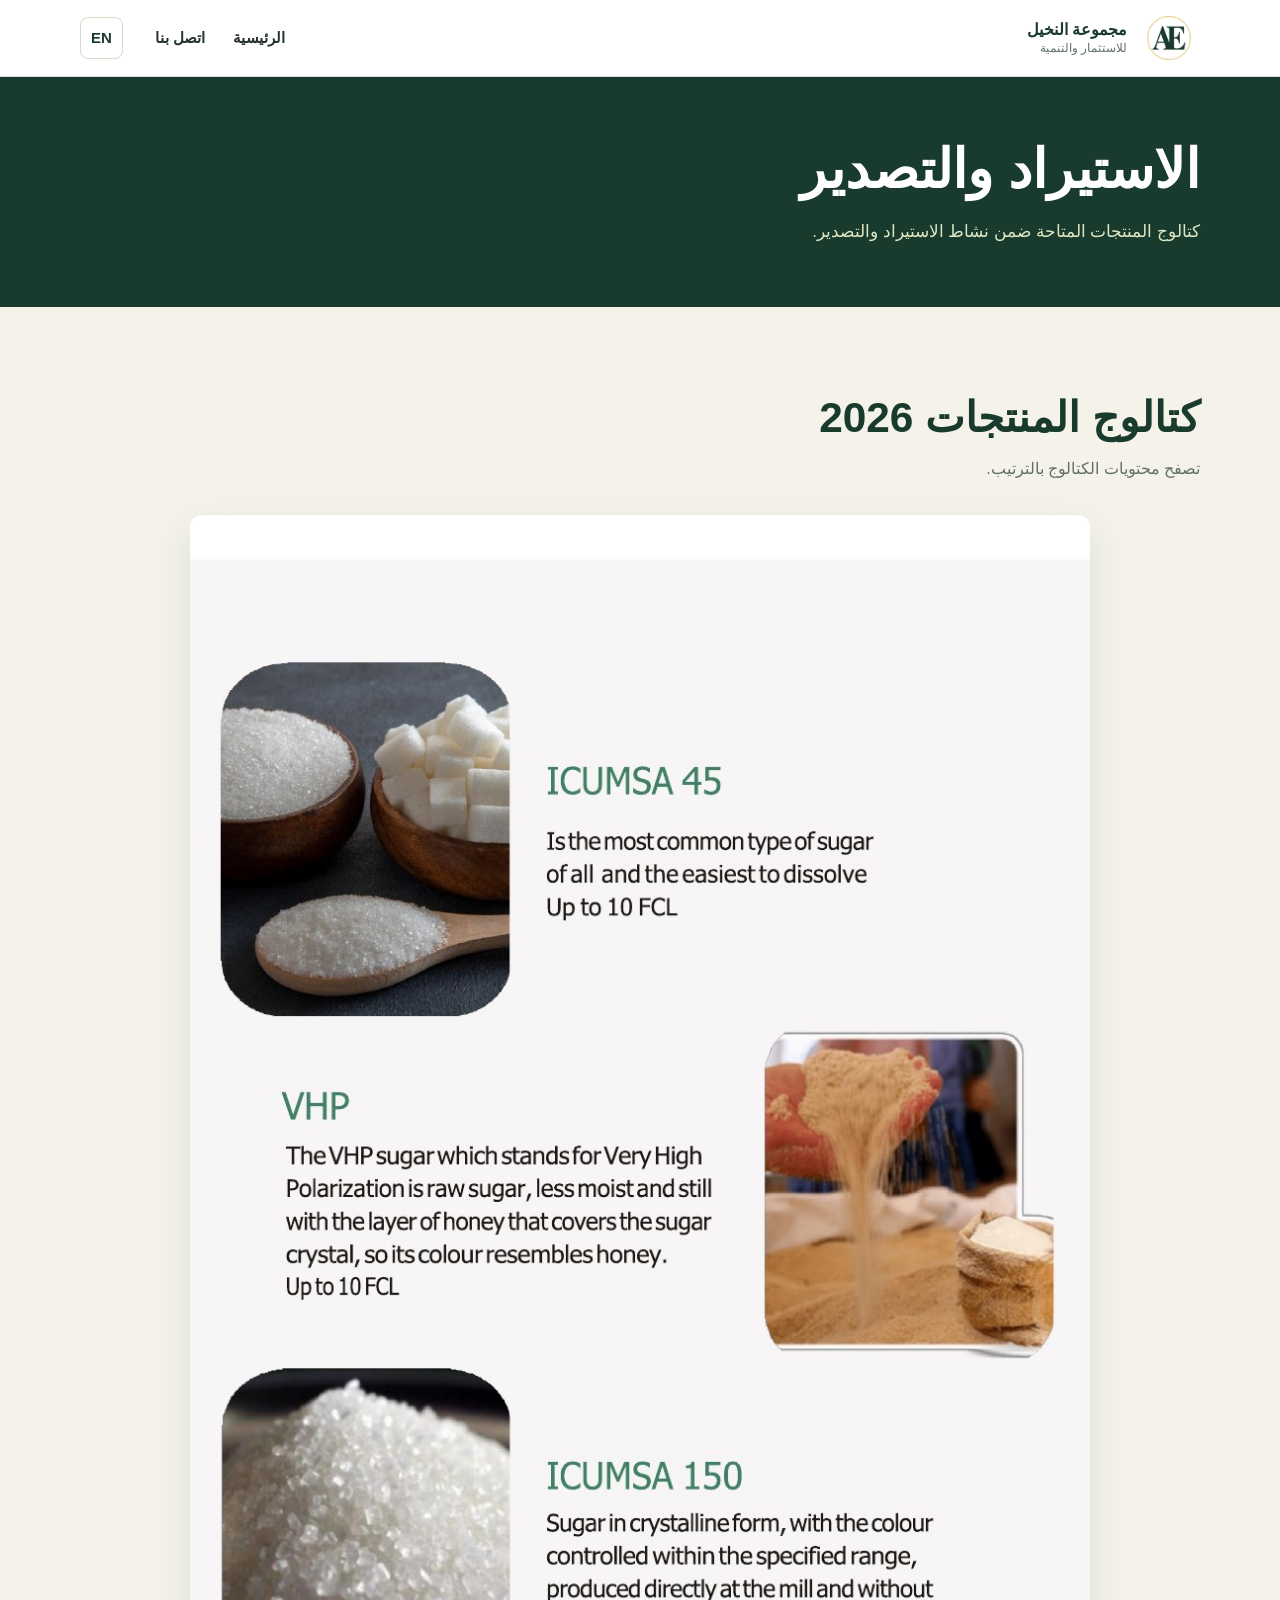
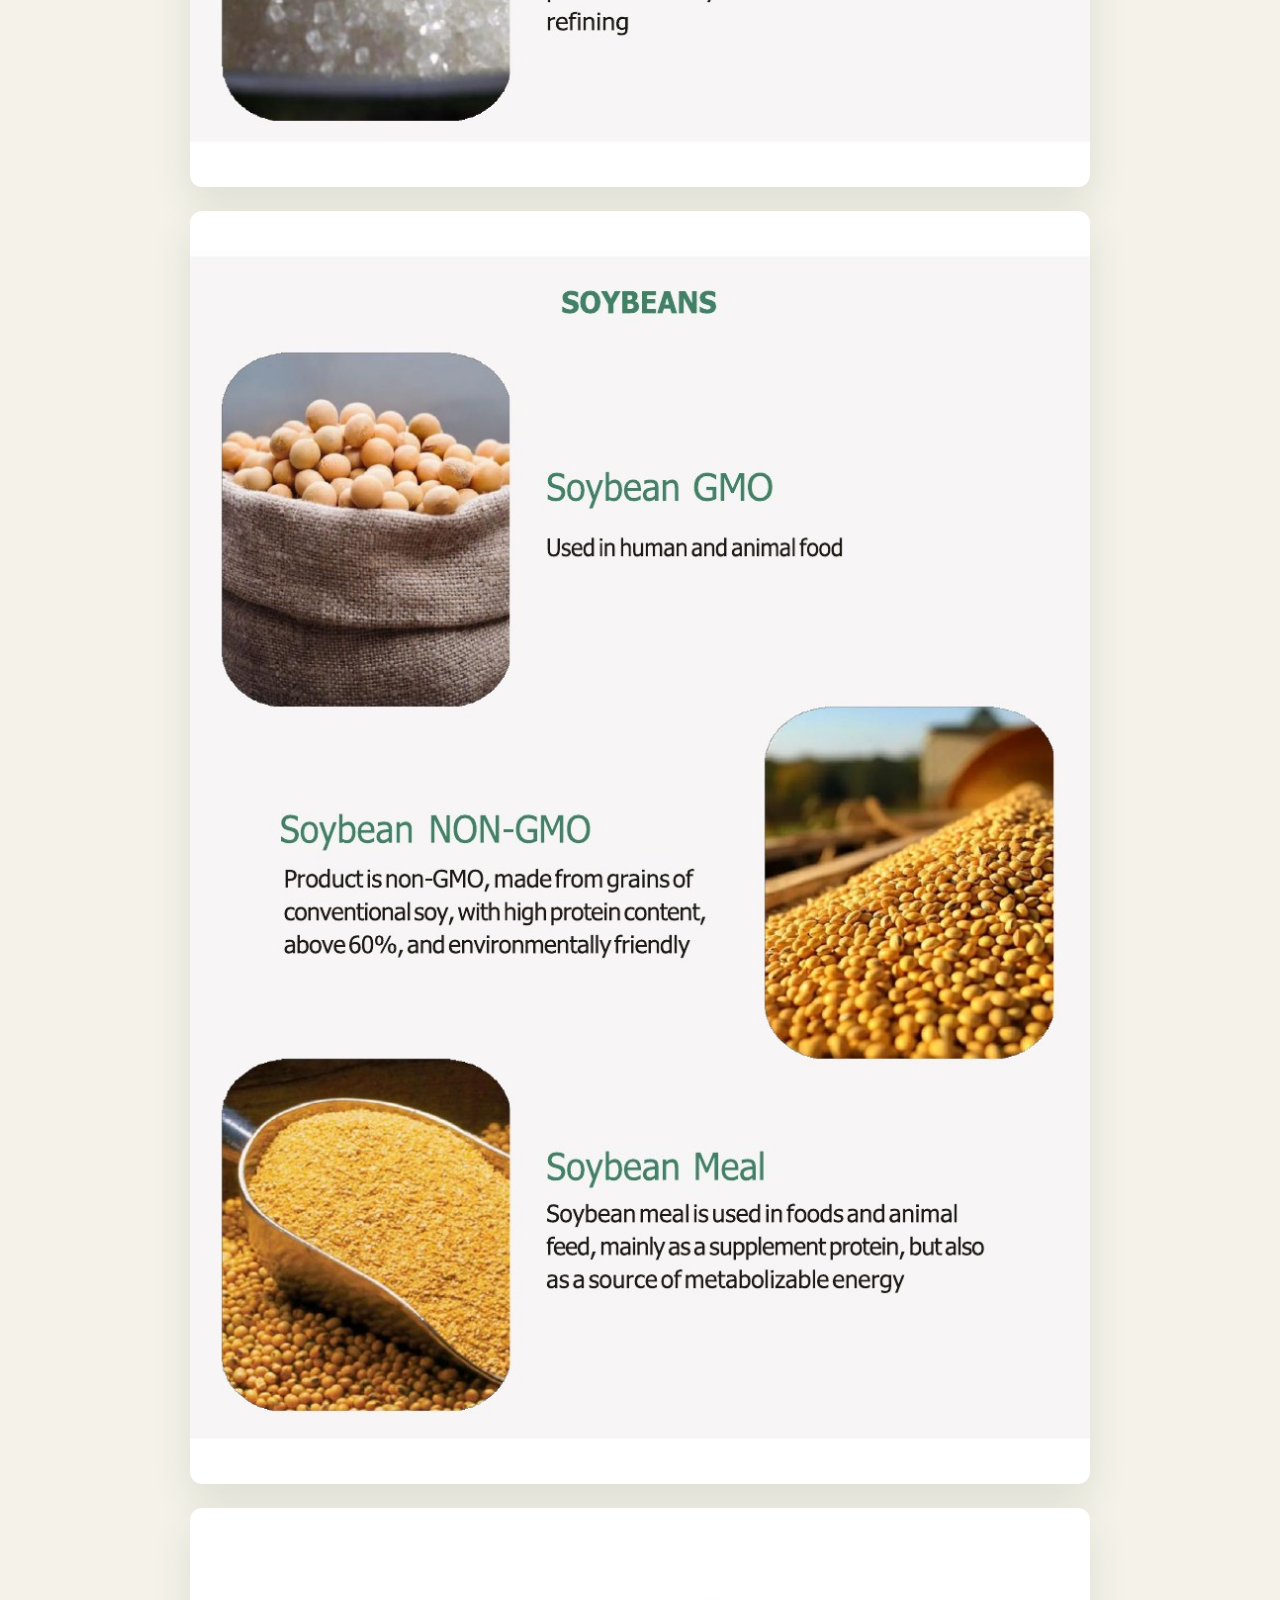
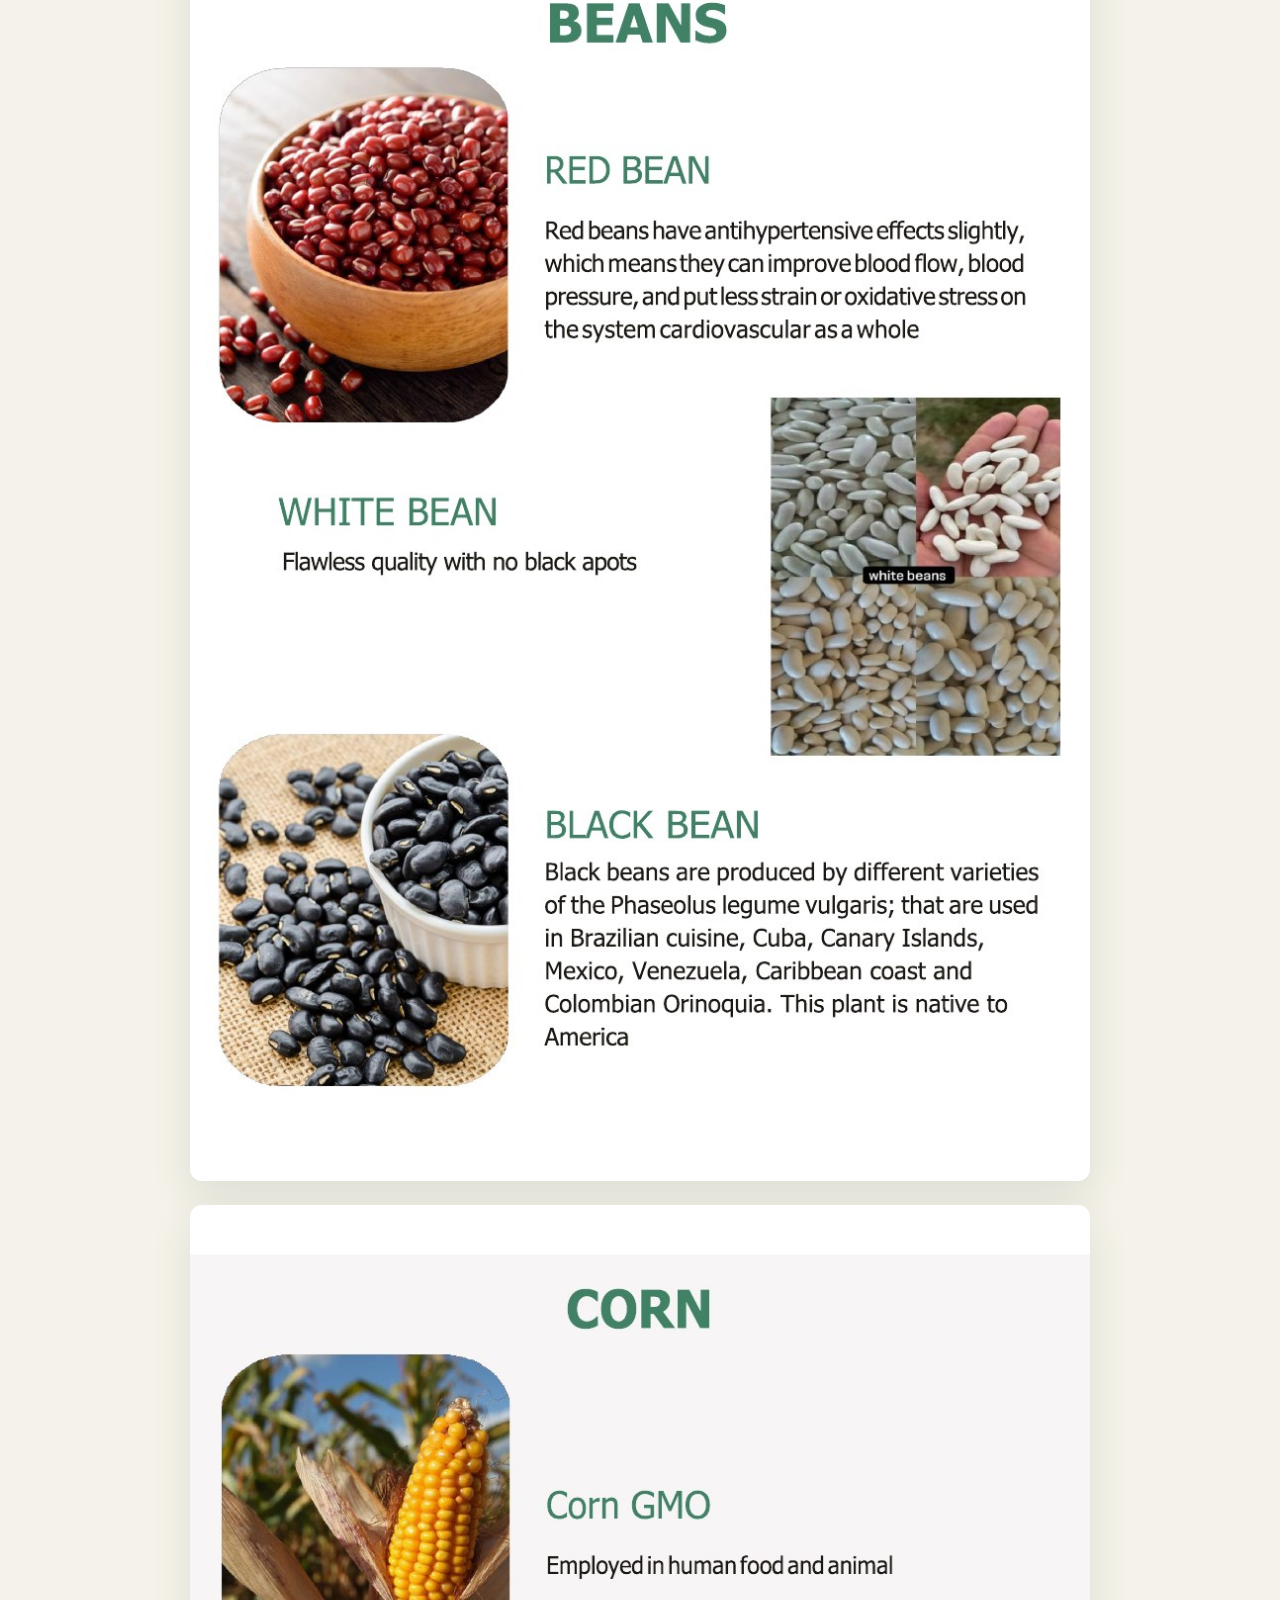
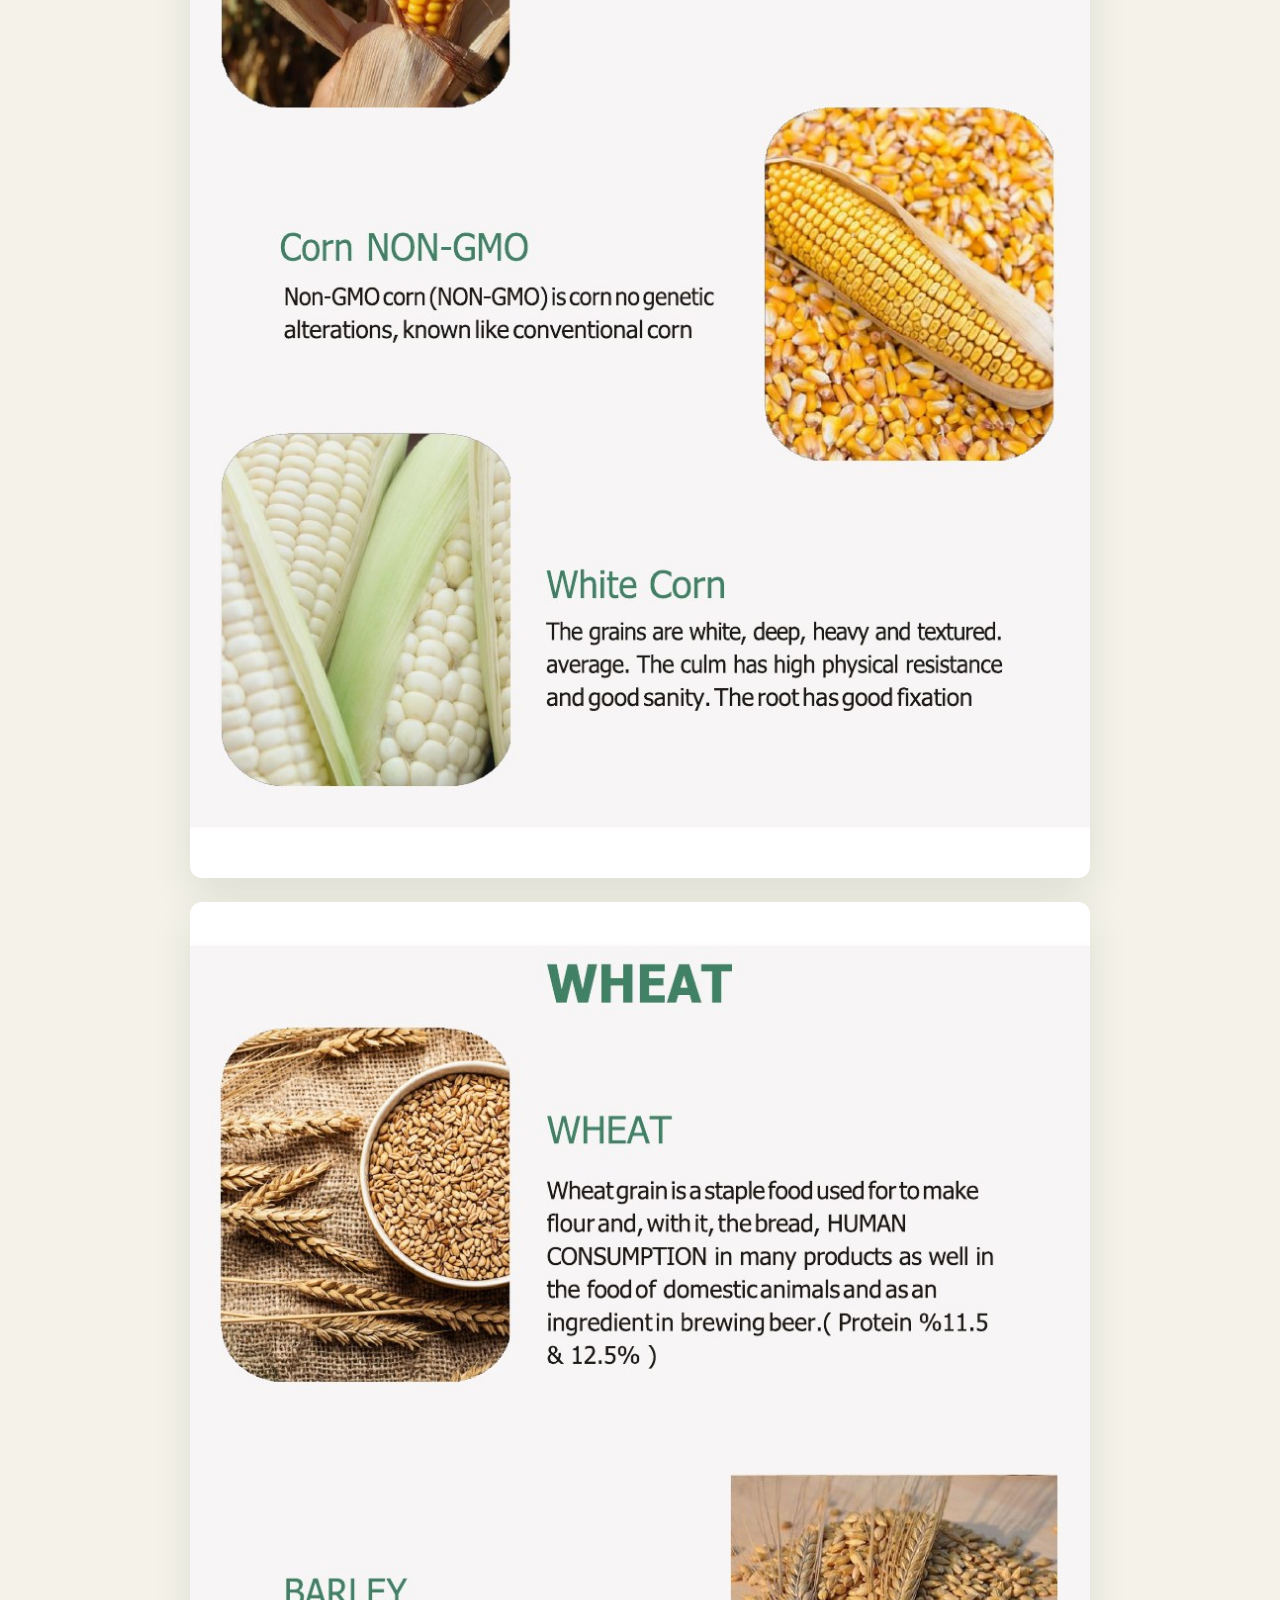
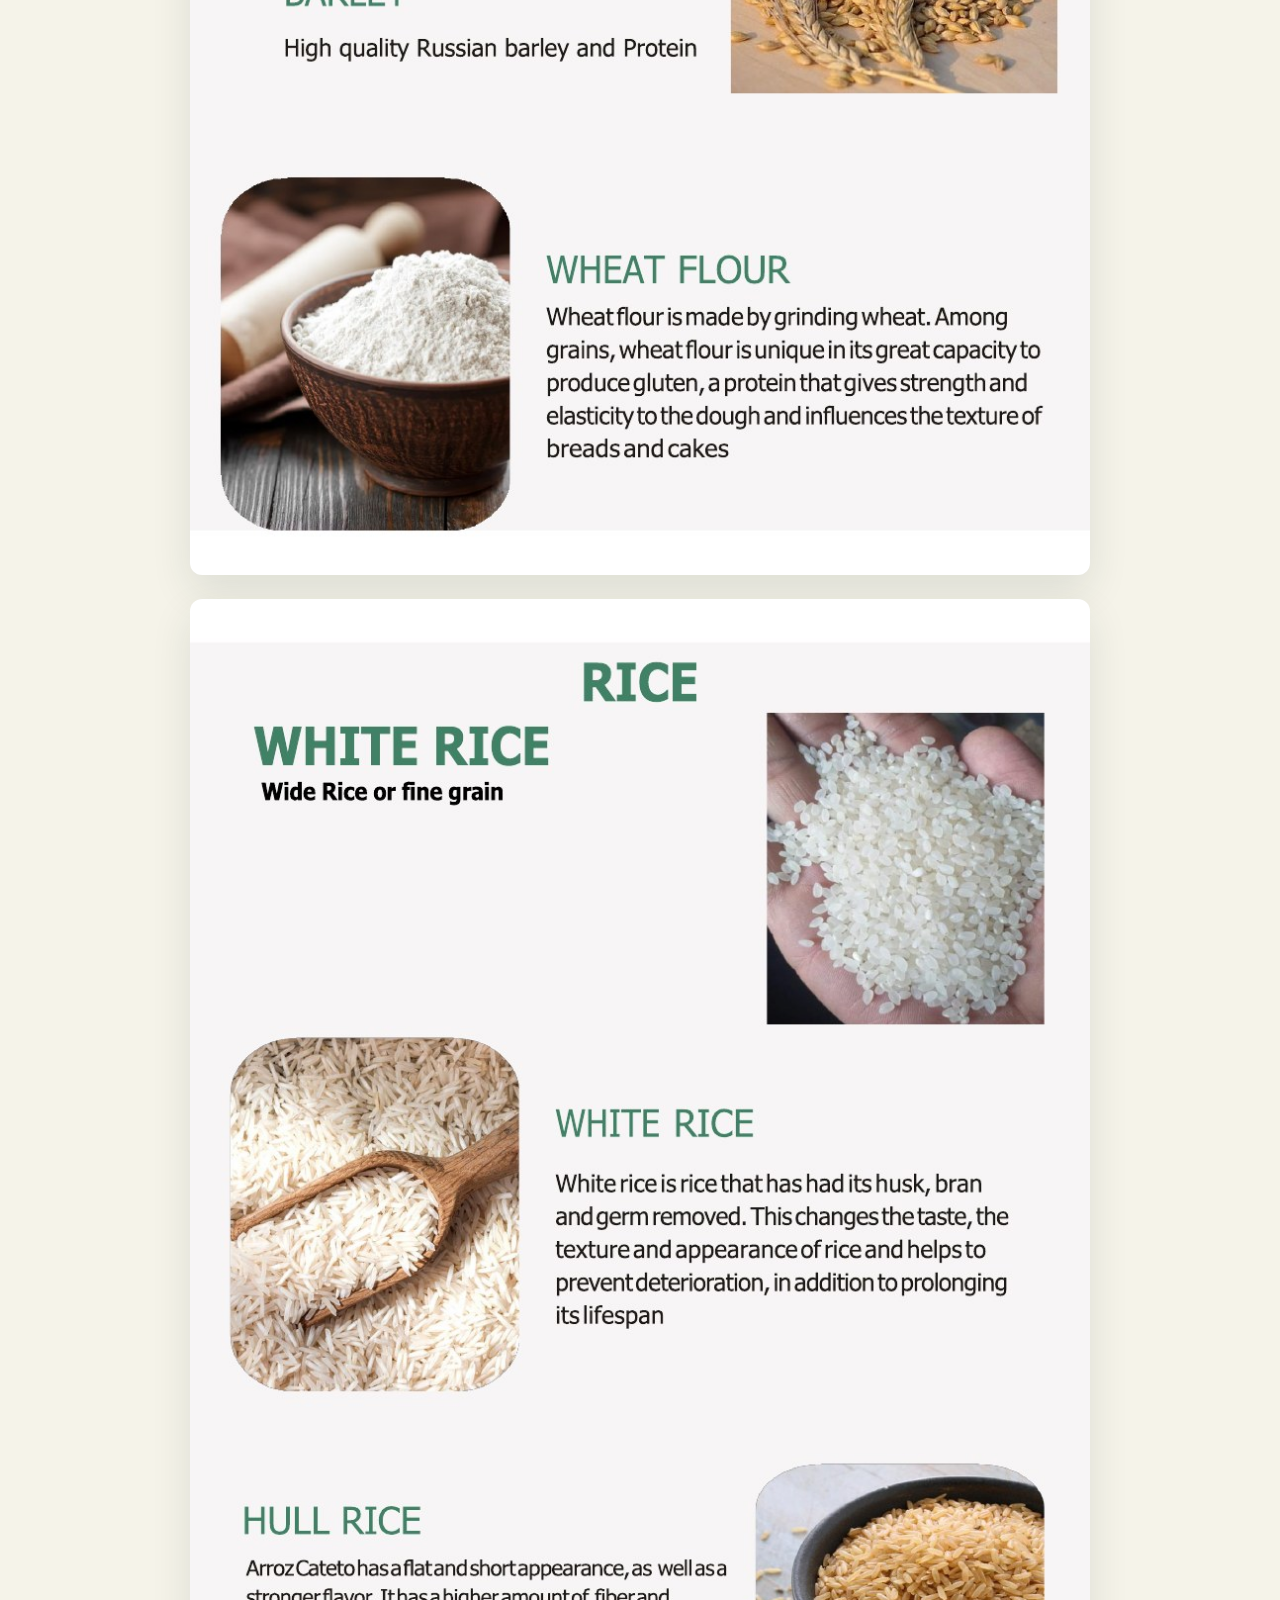
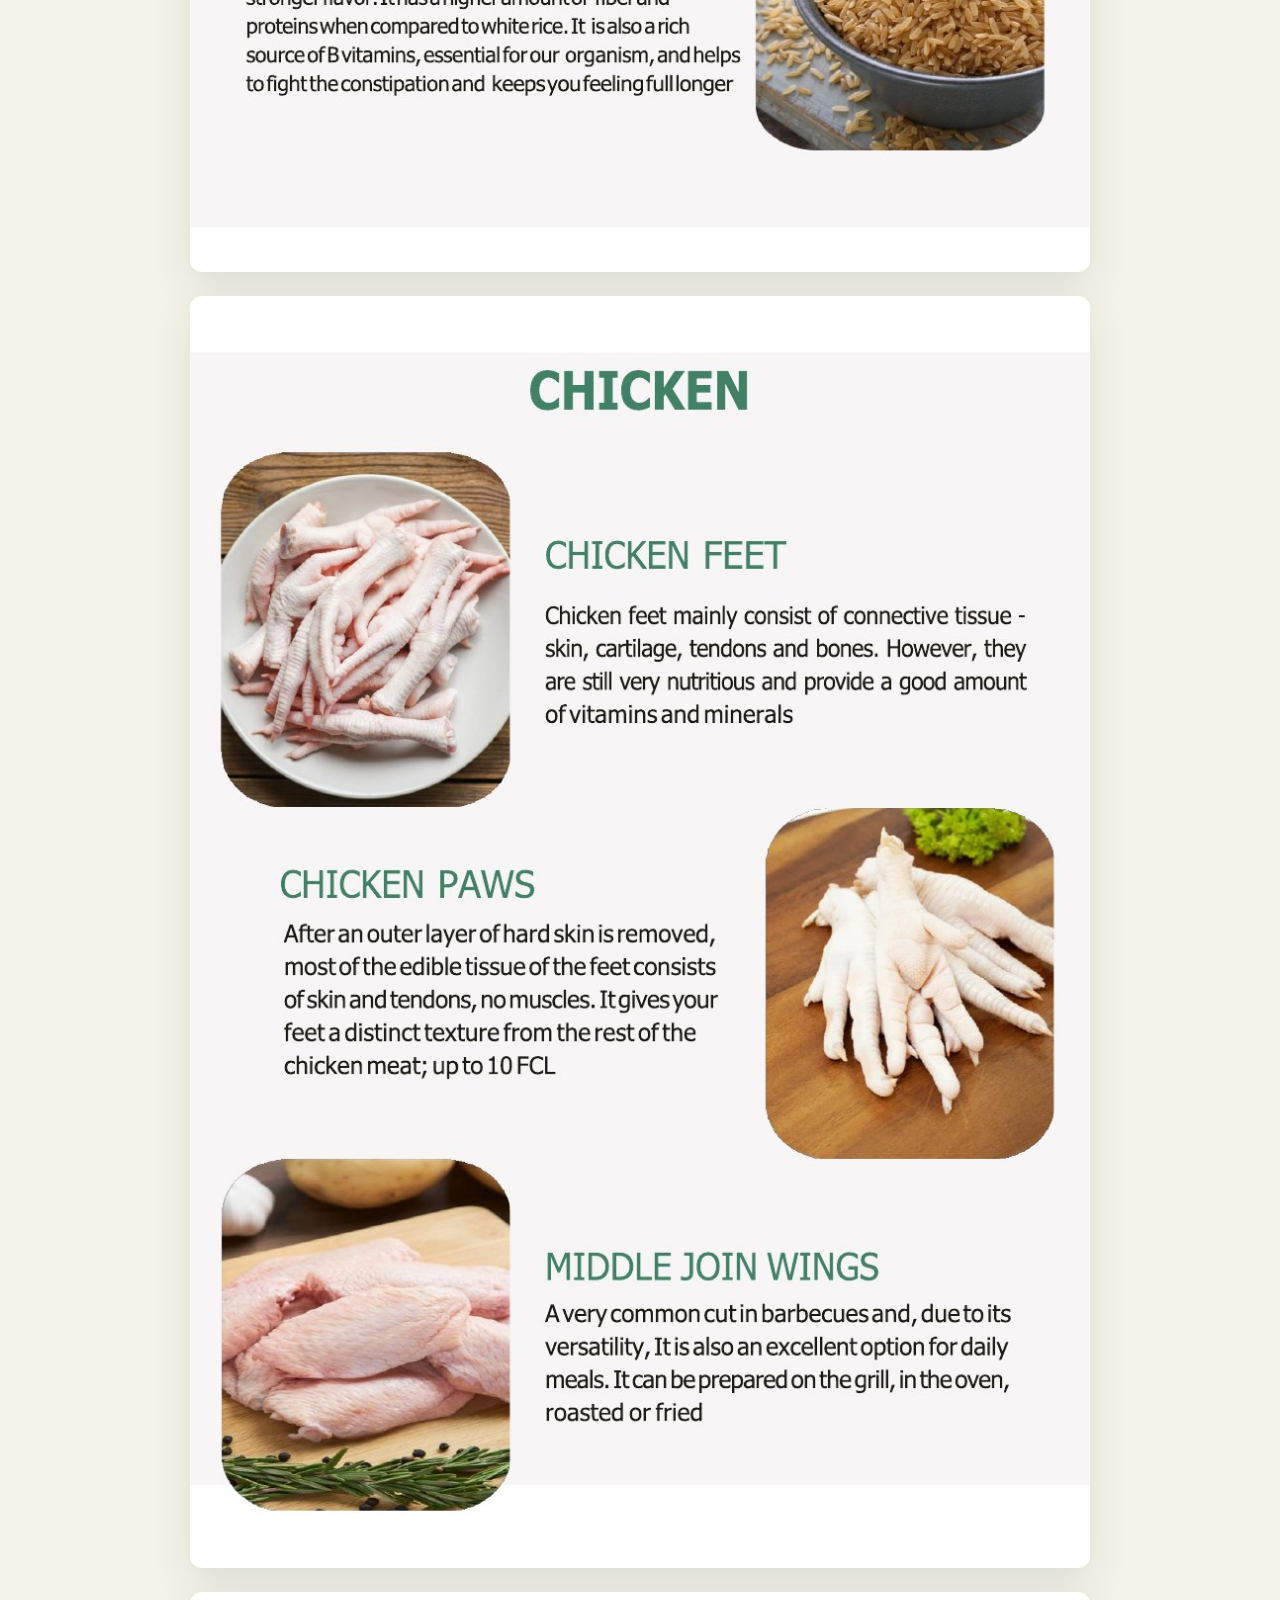
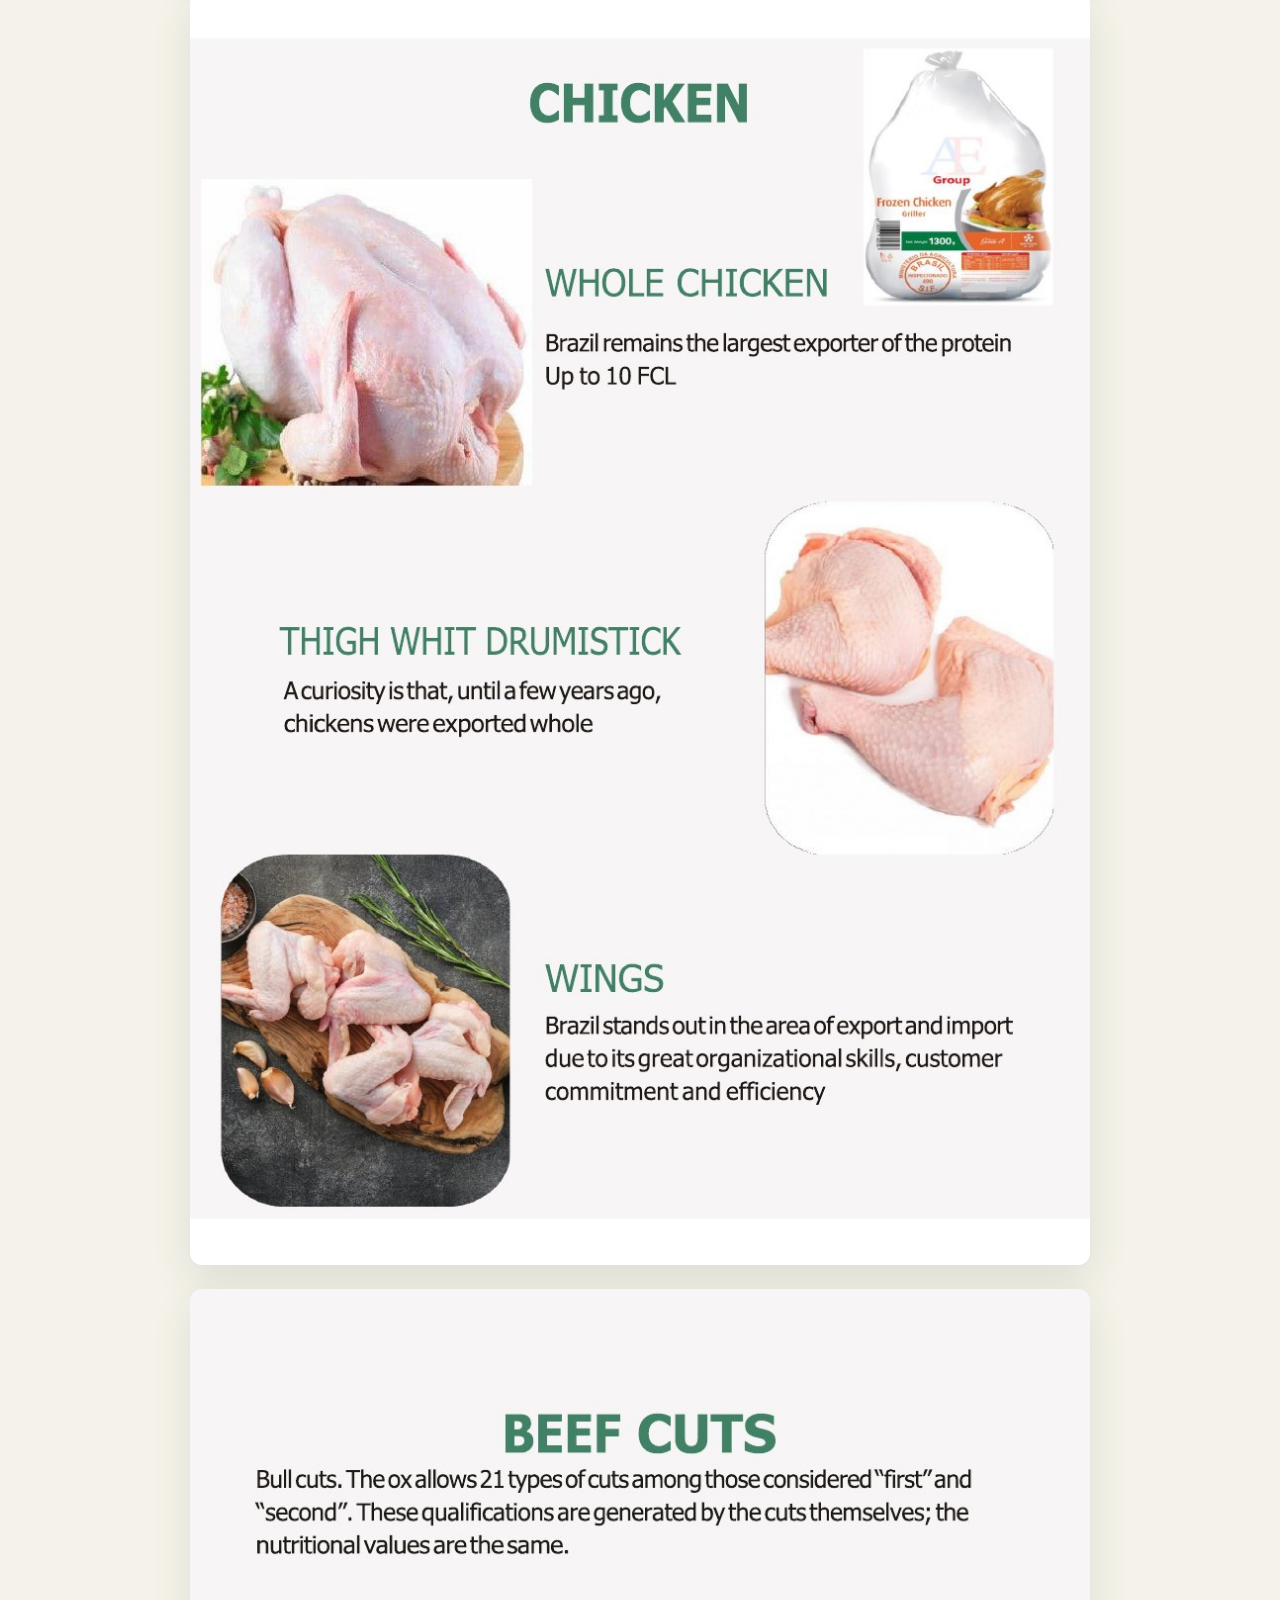
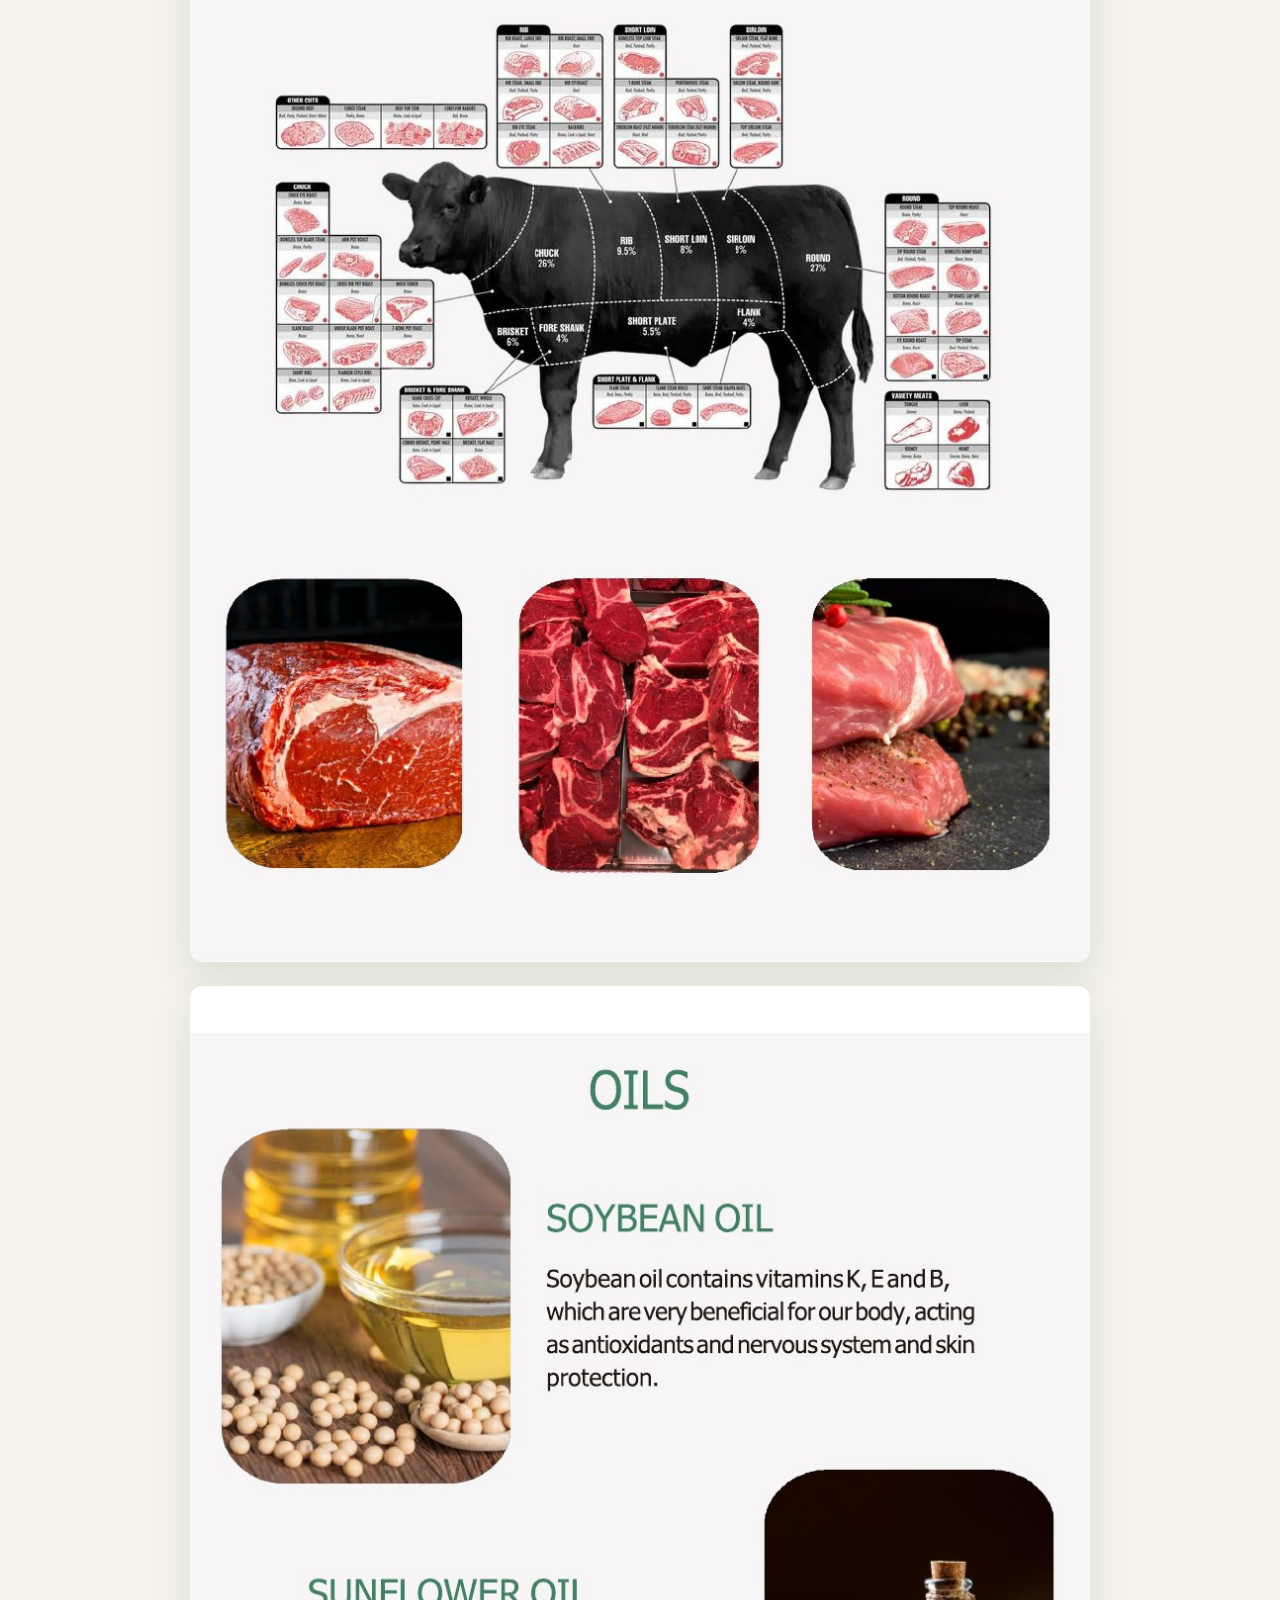
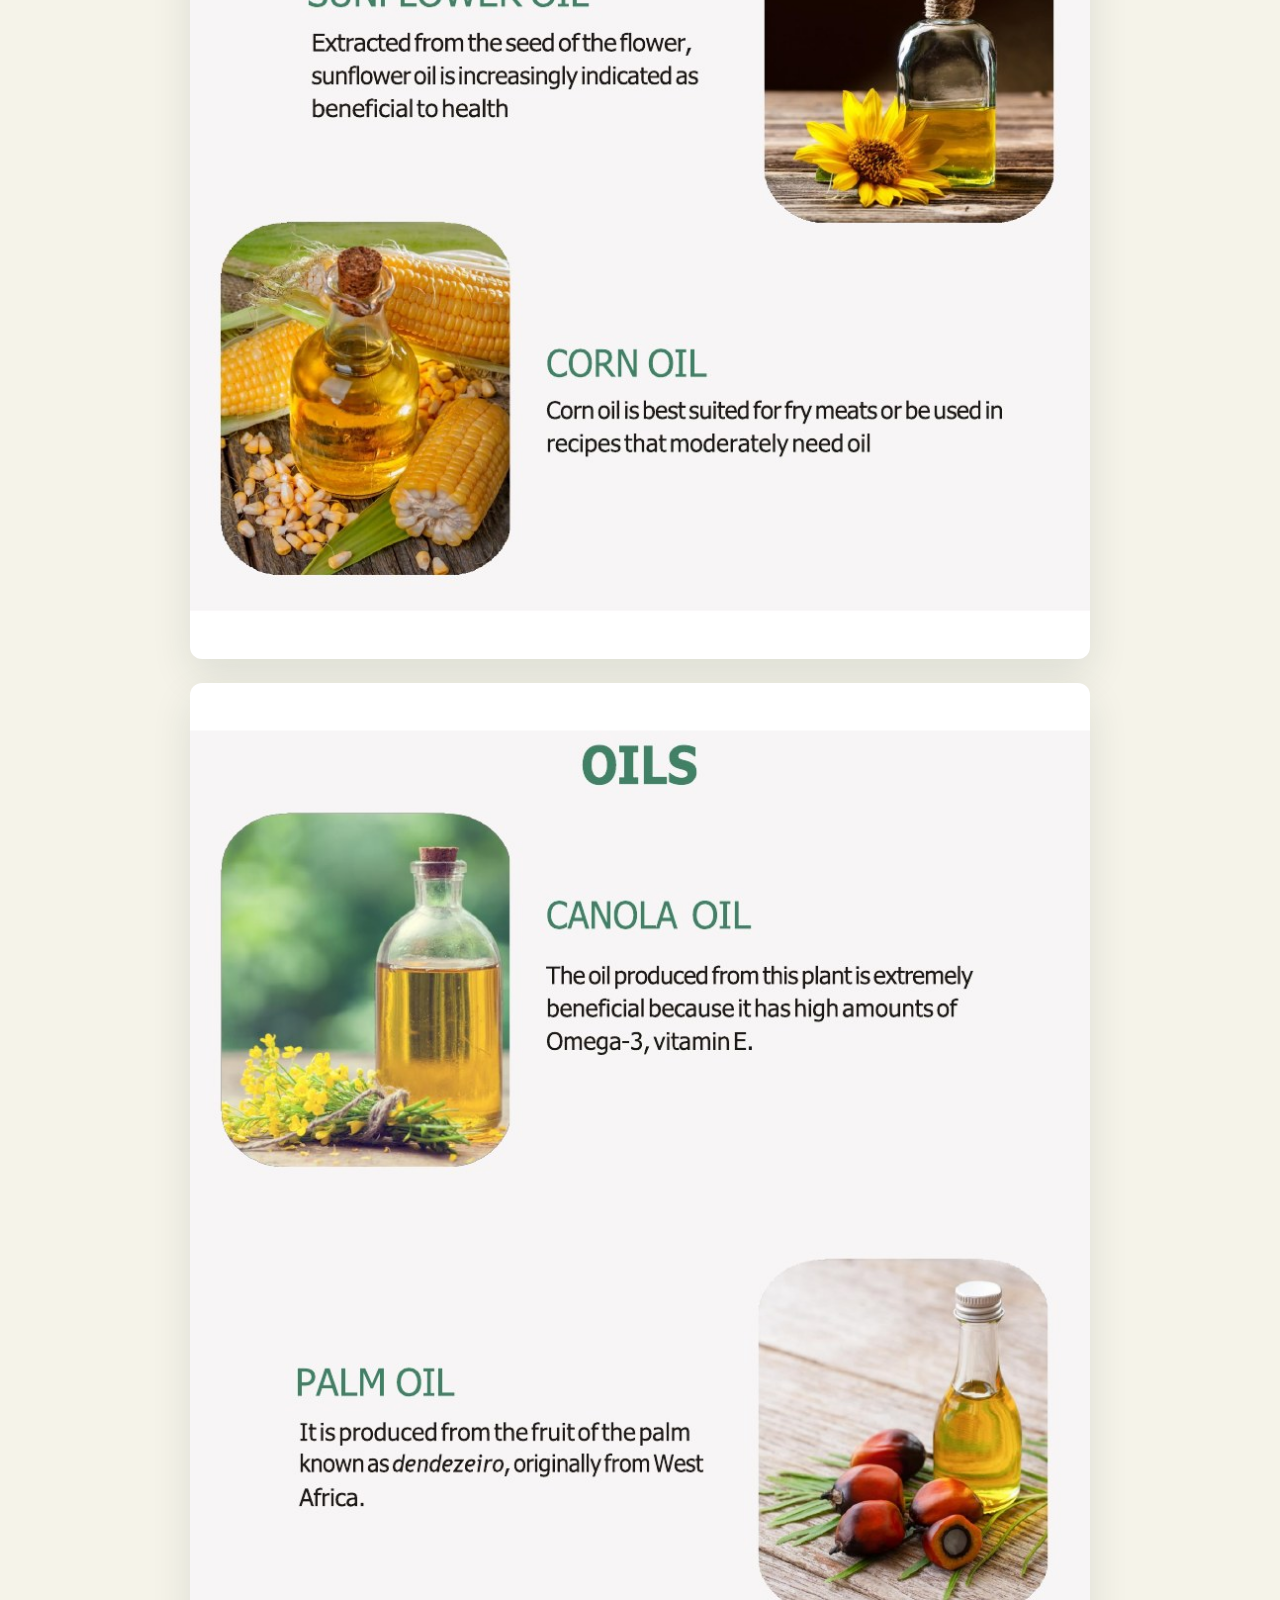
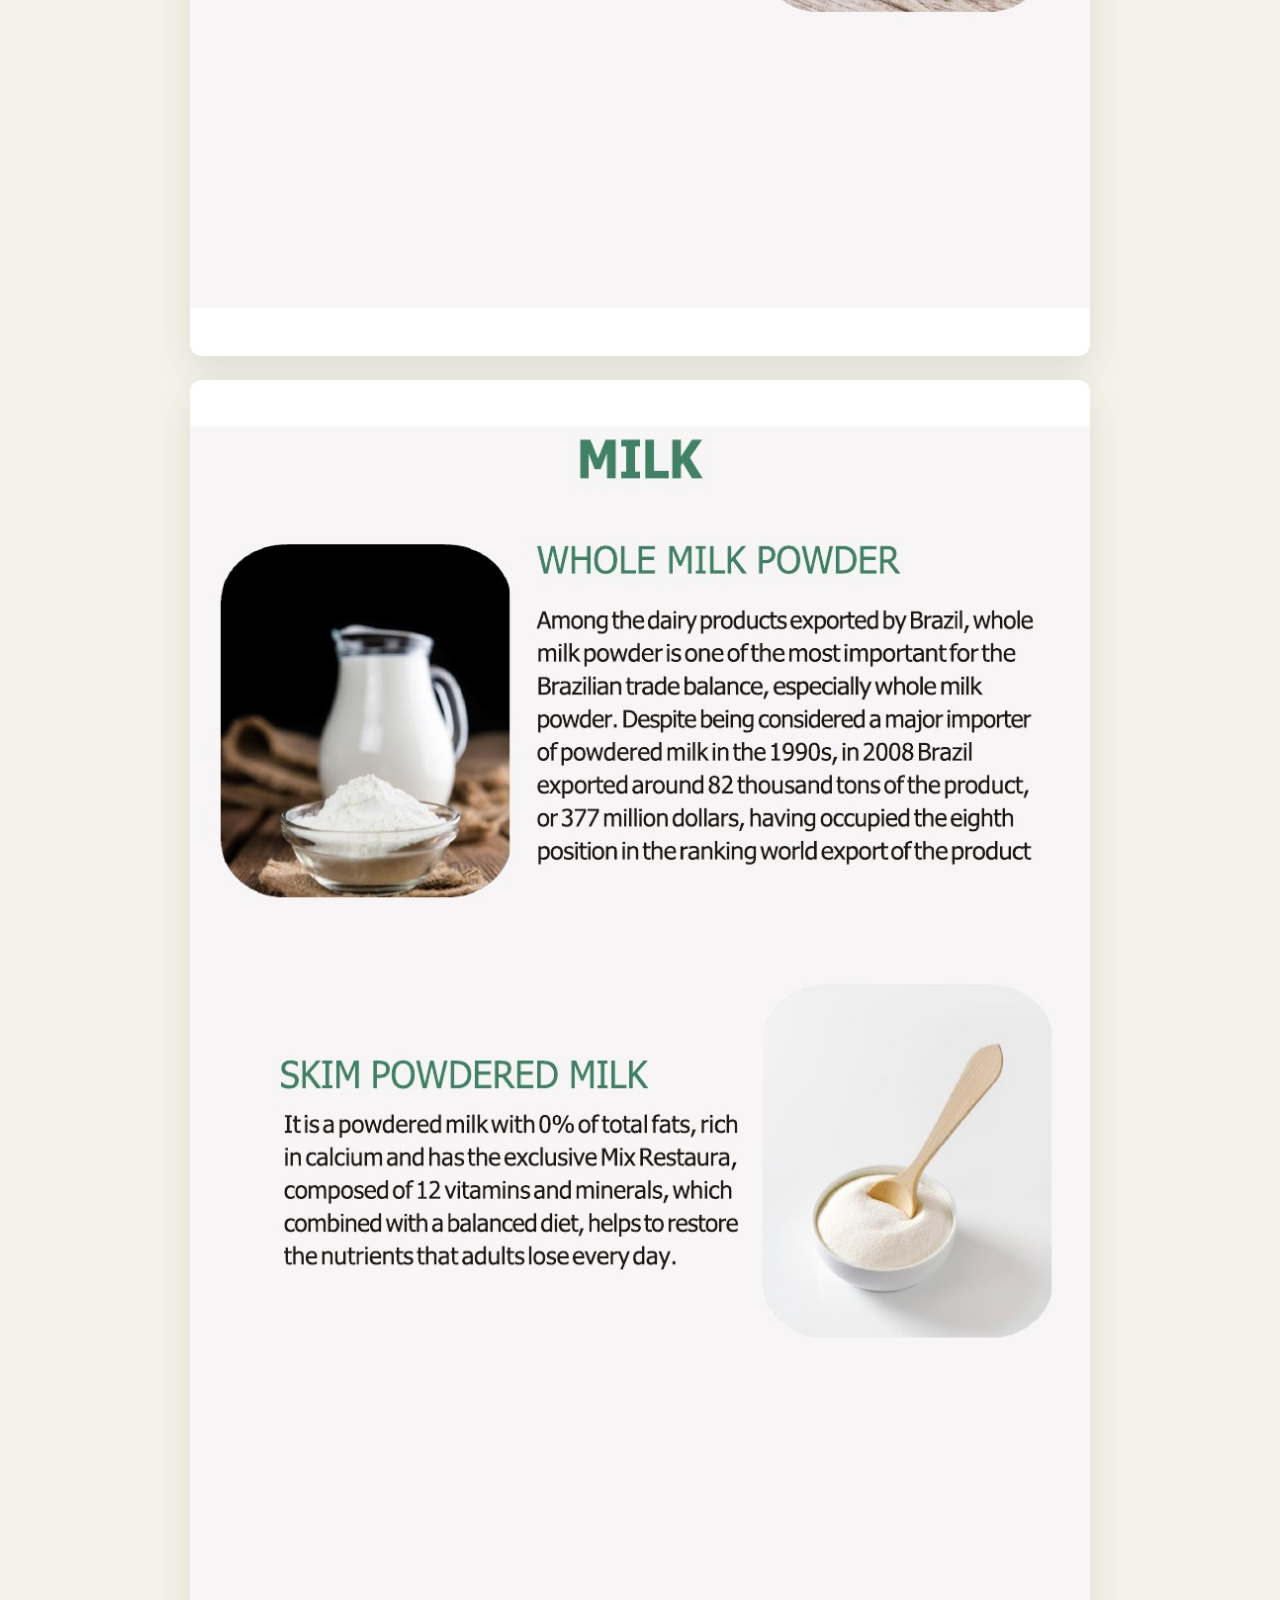
<file: ar/import-export.html>
<!doctype html>
<html lang="ar" dir="rtl">
<head>
  <meta charset="utf-8">
  <meta name="viewport" content="width=device-width, initial-scale=1">
  <meta name="description" content="كتالوج منتجات الاستيراد والتصدير لمجموعة النخيل للاستثمار والتنمية.">
  <title>الاستيراد والتصدير | مجموعة النخيل للاستثمار والتنمية</title>
  <link rel="stylesheet" href="../assets/css/styles.css">
  <link rel="canonical" href="https://elnakheelgroup.com/ar/import-export.html">
  <link rel="alternate" hreflang="ar" href="https://elnakheelgroup.com/ar/import-export.html">
  <link rel="alternate" hreflang="en" href="https://elnakheelgroup.com/en/import-export.html">
</head>
<body>
  <header class="site-header">
    <div class="container header-inner">
      <a class="brand" href="index.html" aria-label="مجموعة النخيل للاستثمار والتنمية - الرئيسية">
        <img class="brand-logo" src="../logo.png" alt="شعار مجموعة النخيل للاستثمار والتنمية">
        <span class="brand-text"><strong>مجموعة النخيل</strong><small>للاستثمار والتنمية</small></span>
      </a>
      <nav class="main-nav" aria-label="التنقل الرئيسي">
        <a href="index.html">الرئيسية</a>
        <a href="contact.html">اتصل بنا</a>
      </nav>
      <a class="language-switcher" href="../en/import-export.html" lang="en" hreflang="en">EN</a>
    </div>
  </header>

  <main class="catalog-page">
    <section class="catalog-hero" aria-labelledby="catalog-title">
      <div class="container">
        <h1 id="catalog-title">الاستيراد والتصدير</h1>
        <p>كتالوج المنتجات المتاحة ضمن نشاط الاستيراد والتصدير.</p>
      </div>
    </section>

    <section class="section catalog-content" aria-labelledby="catalog-pages-title">
      <div class="container">
        <div class="section-heading">
          <h2 id="catalog-pages-title">كتالوج المنتجات 2026</h2>
          <p>تصفح محتويات الكتالوج بالترتيب.</p>
        </div>
        <div class="catalog-pages">
          <figure class="catalog-sheet"><img src="../assets/images/import-export-catalog/page-02.jpg" alt="صفحة 2 من كتالوج المنتجات" loading="lazy"></figure>
          <figure class="catalog-sheet"><img src="../assets/images/import-export-catalog/page-03.jpg" alt="صفحة 3 من كتالوج المنتجات" loading="lazy"></figure>
          <figure class="catalog-sheet"><img src="../assets/images/import-export-catalog/page-04.jpg" alt="صفحة 4 من كتالوج المنتجات" loading="lazy"></figure>
          <figure class="catalog-sheet"><img src="../assets/images/import-export-catalog/page-05.jpg" alt="صفحة 5 من كتالوج المنتجات" loading="lazy"></figure>
          <figure class="catalog-sheet"><img src="../assets/images/import-export-catalog/page-06.jpg" alt="صفحة 6 من كتالوج المنتجات" loading="lazy"></figure>
          <figure class="catalog-sheet"><img src="../assets/images/import-export-catalog/page-07.jpg" alt="صفحة 7 من كتالوج المنتجات" loading="lazy"></figure>
          <figure class="catalog-sheet"><img src="../assets/images/import-export-catalog/page-08.jpg" alt="صفحة 8 من كتالوج المنتجات" loading="lazy"></figure>
          <figure class="catalog-sheet"><img src="../assets/images/import-export-catalog/page-09.jpg" alt="صفحة 9 من كتالوج المنتجات" loading="lazy"></figure>
          <figure class="catalog-sheet"><img src="../assets/images/import-export-catalog/page-10.jpg" alt="صفحة 10 من كتالوج المنتجات" loading="lazy"></figure>
          <figure class="catalog-sheet"><img src="../assets/images/import-export-catalog/page-11.jpg" alt="صفحة 11 من كتالوج المنتجات" loading="lazy"></figure>
          <figure class="catalog-sheet"><img src="../assets/images/import-export-catalog/page-12.jpg" alt="صفحة 12 من كتالوج المنتجات" loading="lazy"></figure>
          <figure class="catalog-sheet"><img src="../assets/images/import-export-catalog/page-13.jpg" alt="صفحة 13 من كتالوج المنتجات" loading="lazy"></figure>
          <figure class="catalog-sheet"><img src="../assets/images/import-export-catalog/page-14.jpg" alt="صفحة 14 من كتالوج المنتجات" loading="lazy"></figure>
          <figure class="catalog-sheet"><img src="../assets/images/import-export-catalog/page-15.jpg" alt="صفحة 15 من كتالوج المنتجات" loading="lazy"></figure>
          <figure class="catalog-sheet"><img src="../assets/images/import-export-catalog/page-16.jpg" alt="صفحة 16 من كتالوج المنتجات" loading="lazy"></figure>
          <figure class="catalog-sheet"><img src="../assets/images/import-export-catalog/page-17.jpg" alt="صفحة 17 من كتالوج المنتجات" loading="lazy"></figure>
          <figure class="catalog-sheet"><img src="../assets/images/import-export-catalog/page-18.jpg" alt="صفحة 18 من كتالوج المنتجات" loading="lazy"></figure>
          <figure class="catalog-sheet"><img src="../assets/images/import-export-catalog/page-19.jpg" alt="صفحة 19 من كتالوج المنتجات" loading="lazy"></figure>
          <figure class="catalog-sheet"><img src="../assets/images/import-export-catalog/page-20.jpg" alt="صفحة 20 من كتالوج المنتجات" loading="lazy"></figure>
          <figure class="catalog-sheet"><img src="../assets/images/import-export-catalog/page-21.jpg" alt="صفحة 21 من كتالوج المنتجات" loading="lazy"></figure>
          <figure class="catalog-sheet"><img src="../assets/images/import-export-catalog/page-22.jpg" alt="صفحة 22 من كتالوج المنتجات" loading="lazy"></figure>
        </div>
      </div>
    </section>
  </main>

  <footer class="site-footer">
    <div class="container">
      <div class="footer-grid">
        <div><p class="footer-title">مجموعة النخيل للاستثمار والتنمية</p></div>
        <div><p class="footer-title">الهاتف وواتساب</p><p><a href="tel:+2001200000031" dir="ltr">+20 01200000031</a><br><a href="tel:+2001212888897" dir="ltr">+20 01212888897</a></p></div>
        <div><p class="footer-title">البريد الإلكتروني</p><p><a href="mailto:info@elnakheelgroup.com" dir="ltr">info@elnakheelgroup.com</a></p></div>
        <div><p class="footer-title">العنوان</p><address>٢ش سيناء والجيزه عرايشيه مصر الاسماعيليه</address></div>
      </div>
      <p class="copyright">© <span data-current-year></span> مجموعة النخيل للاستثمار والتنمية. جميع الحقوق محفوظة.</p>
    </div>
  </footer>
  <script>document.querySelectorAll('[data-current-year]').forEach(function (el) { el.textContent = new Date().getFullYear(); });</script>
</body>
</html>
</file>
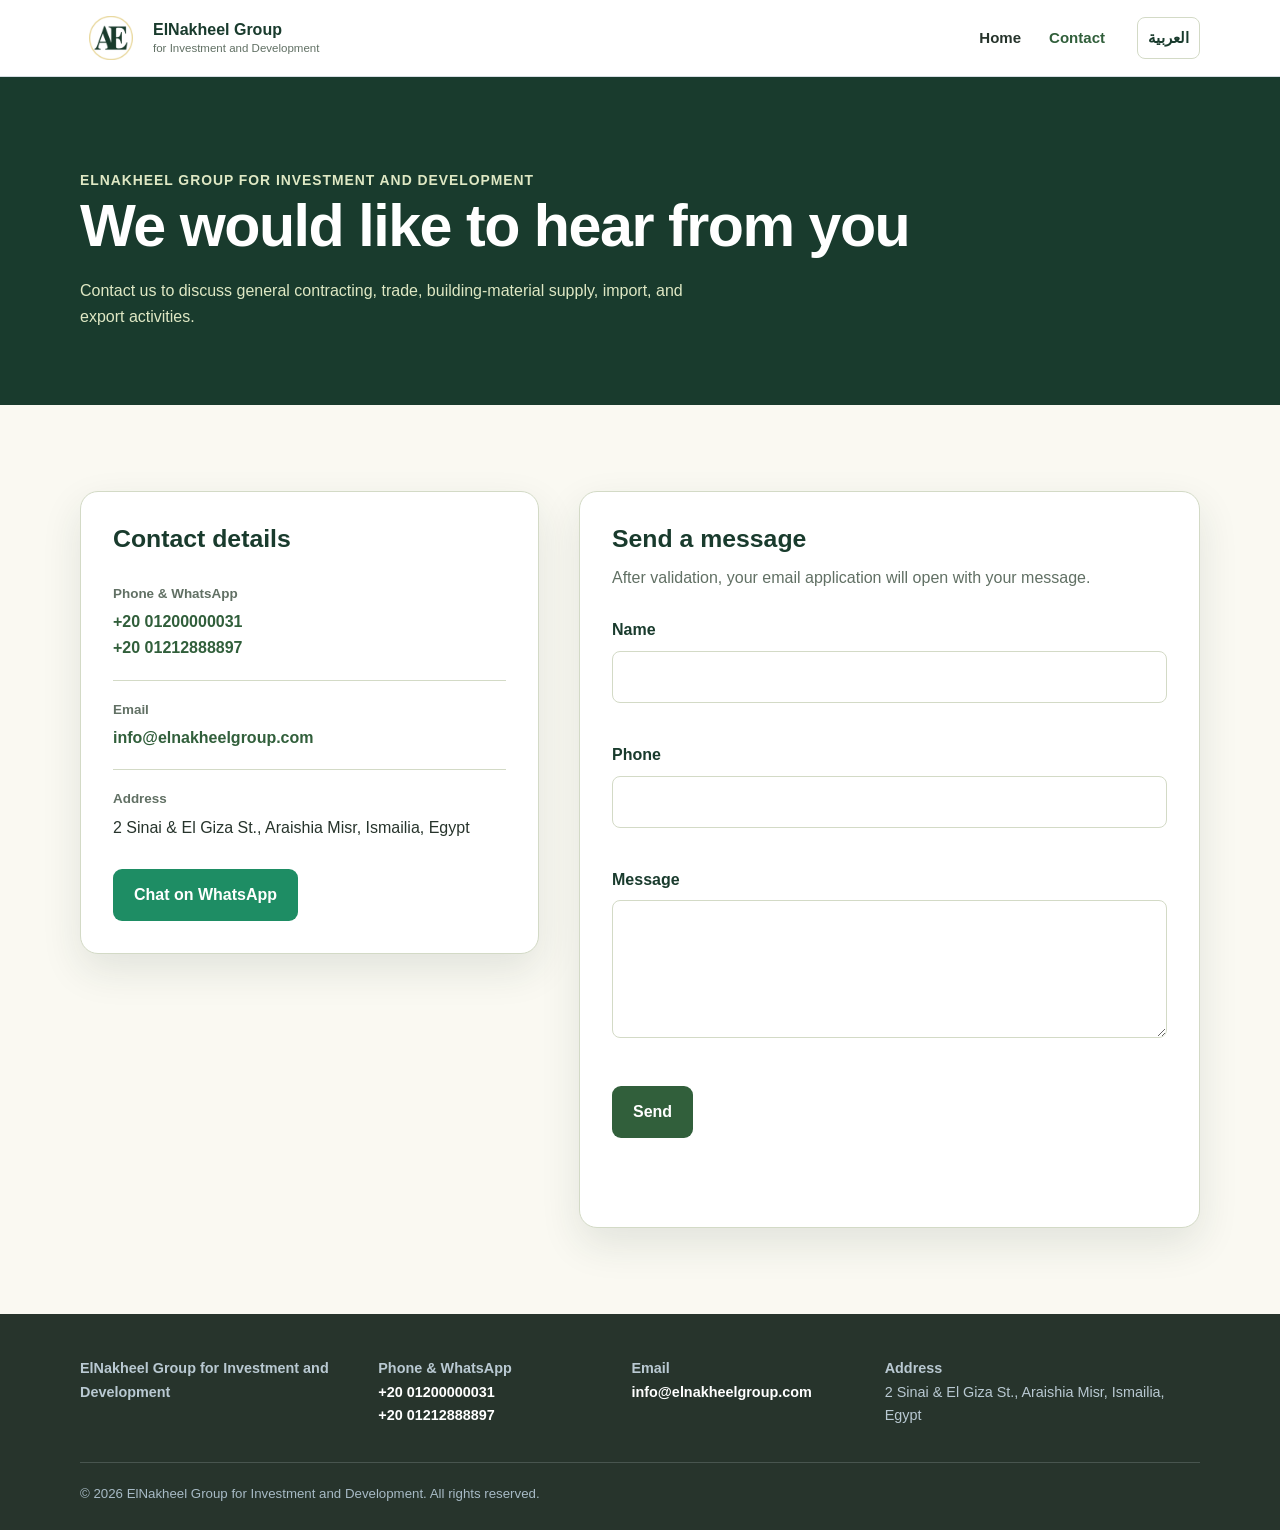
<file: en/contact.html>
<!doctype html>
<html lang="en" dir="ltr">
<head>
  <meta charset="utf-8">
  <meta name="viewport" content="width=device-width, initial-scale=1">
  <meta name="description" content="Contact ElNakheel Group for Investment and Development about its registered contracting, trade, building-material supply, import, and export activities.">
  <title>Contact | ElNakheel Group for Investment and Development</title>
  <link rel="stylesheet" href="../assets/css/styles.css">
  <link rel="canonical" href="https://elnakheelgroup.com/en/contact.html">
  <link rel="alternate" hreflang="ar" href="https://elnakheelgroup.com/ar/contact.html">
  <link rel="alternate" hreflang="en" href="https://elnakheelgroup.com/en/contact.html">
</head>
<body>
  <header class="site-header">
    <div class="container header-inner">
      <a class="brand" href="index.html" aria-label="ElNakheel Group for Investment and Development home">
        <img class="brand-logo" src="../logo.png" alt="ElNakheel Group for Investment and Development logo">
        <span class="brand-text"><strong>ElNakheel Group</strong><small>for Investment and Development</small></span>
      </a>
      <nav class="main-nav" aria-label="Primary navigation">
        <a href="index.html">Home</a>
        <a href="contact.html" aria-current="page">Contact</a>
      </nav>
      <a class="language-switcher" href="../ar/contact.html" lang="ar" hreflang="ar">العربية</a>
    </div>
  </header>

  <main>
    <section class="page-hero" aria-labelledby="contact-title">
      <div class="container"><p class="eyebrow">ElNakheel Group for Investment and Development</p><h1 id="contact-title">We would like to hear from you</h1><p>Contact us to discuss general contracting, trade, building-material supply, import, and export activities.</p></div>
    </section>
    <section class="section" aria-label="Contact details and message form">
      <div class="container contact-layout">
        <article class="contact-card">
          <h2>Contact details</h2>
          <div class="contact-list">
            <div class="contact-item"><span>Phone &amp; WhatsApp</span><a href="tel:+2001200000031">+20 01200000031</a><br><a href="tel:+2001212888897">+20 01212888897</a></div>
            <div class="contact-item"><span>Email</span><a href="mailto:info@elnakheelgroup.com">info@elnakheelgroup.com</a></div>
            <div class="contact-item"><span>Address</span><address>2 Sinai &amp; El Giza St., Araishia Misr, Ismailia, Egypt</address></div>
          </div>
          <a class="button button-whatsapp" href="https://wa.me/2001200000031" target="_blank" rel="noopener noreferrer">Chat on WhatsApp</a>
        </article>

        <!-- To use Formspree instead, set action="https://formspree.io/f/YOUR_FORM_ID" and remove the data-contact-form attribute. -->
        <form class="contact-form" data-contact-form data-mailto-recipient="info@elnakheelgroup.com" action="mailto:info@elnakheelgroup.com" method="post" novalidate>
          <h2>Send a message</h2>
          <p>After validation, your email application will open with your message.</p>
          <div class="form-group"><label for="en-name">Name</label><input id="en-name" name="name" type="text" autocomplete="name" required aria-invalid="false"><p class="field-error" data-error-for="name" aria-live="polite"></p></div>
          <div class="form-group"><label for="en-phone">Phone</label><input id="en-phone" name="phone" type="tel" autocomplete="tel" required aria-invalid="false"><p class="field-error" data-error-for="phone" aria-live="polite"></p></div>
          <div class="form-group"><label for="en-message">Message</label><textarea id="en-message" name="message" required aria-invalid="false"></textarea><p class="field-error" data-error-for="message" aria-live="polite"></p></div>
          <button class="button button-blue" type="submit">Send</button><p class="form-status" data-form-status aria-live="polite"></p>
        </form>
      </div>
    </section>
  </main>

  <footer class="site-footer">
    <div class="container"><div class="footer-grid"><div><p class="footer-title">ElNakheel Group for Investment and Development</p></div><div><p class="footer-title">Phone &amp; WhatsApp</p><p><a href="tel:+2001200000031">+20 01200000031</a><br><a href="tel:+2001212888897">+20 01212888897</a></p></div><div><p class="footer-title">Email</p><p><a href="mailto:info@elnakheelgroup.com">info@elnakheelgroup.com</a></p></div><div><p class="footer-title">Address</p><address>2 Sinai &amp; El Giza St., Araishia Misr, Ismailia, Egypt</address></div></div><p class="copyright">© <span data-current-year></span> ElNakheel Group for Investment and Development. All rights reserved.</p></div>
  </footer>
  <script src="../assets/js/main.js"></script>
  <script>document.querySelectorAll('[data-current-year]').forEach(function (el) { el.textContent = new Date().getFullYear(); });</script>
</body>
</html>
</file>
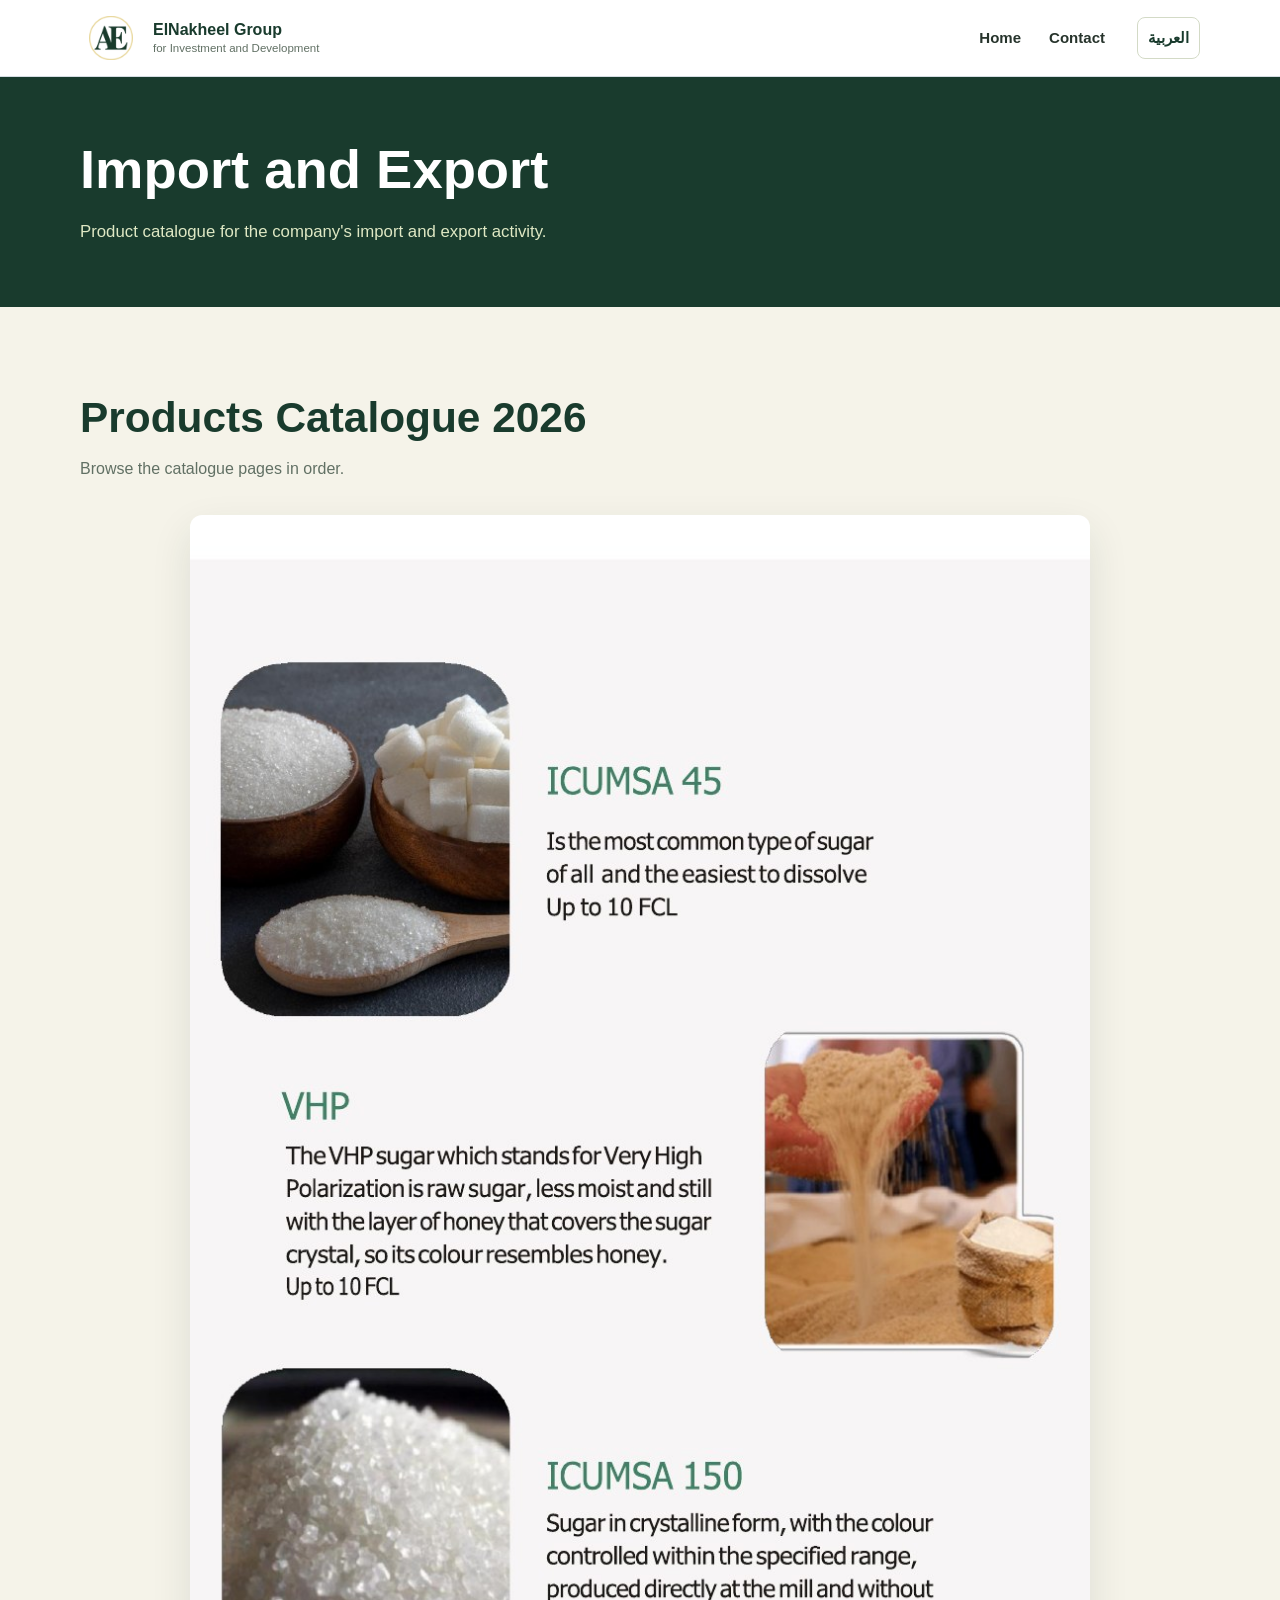
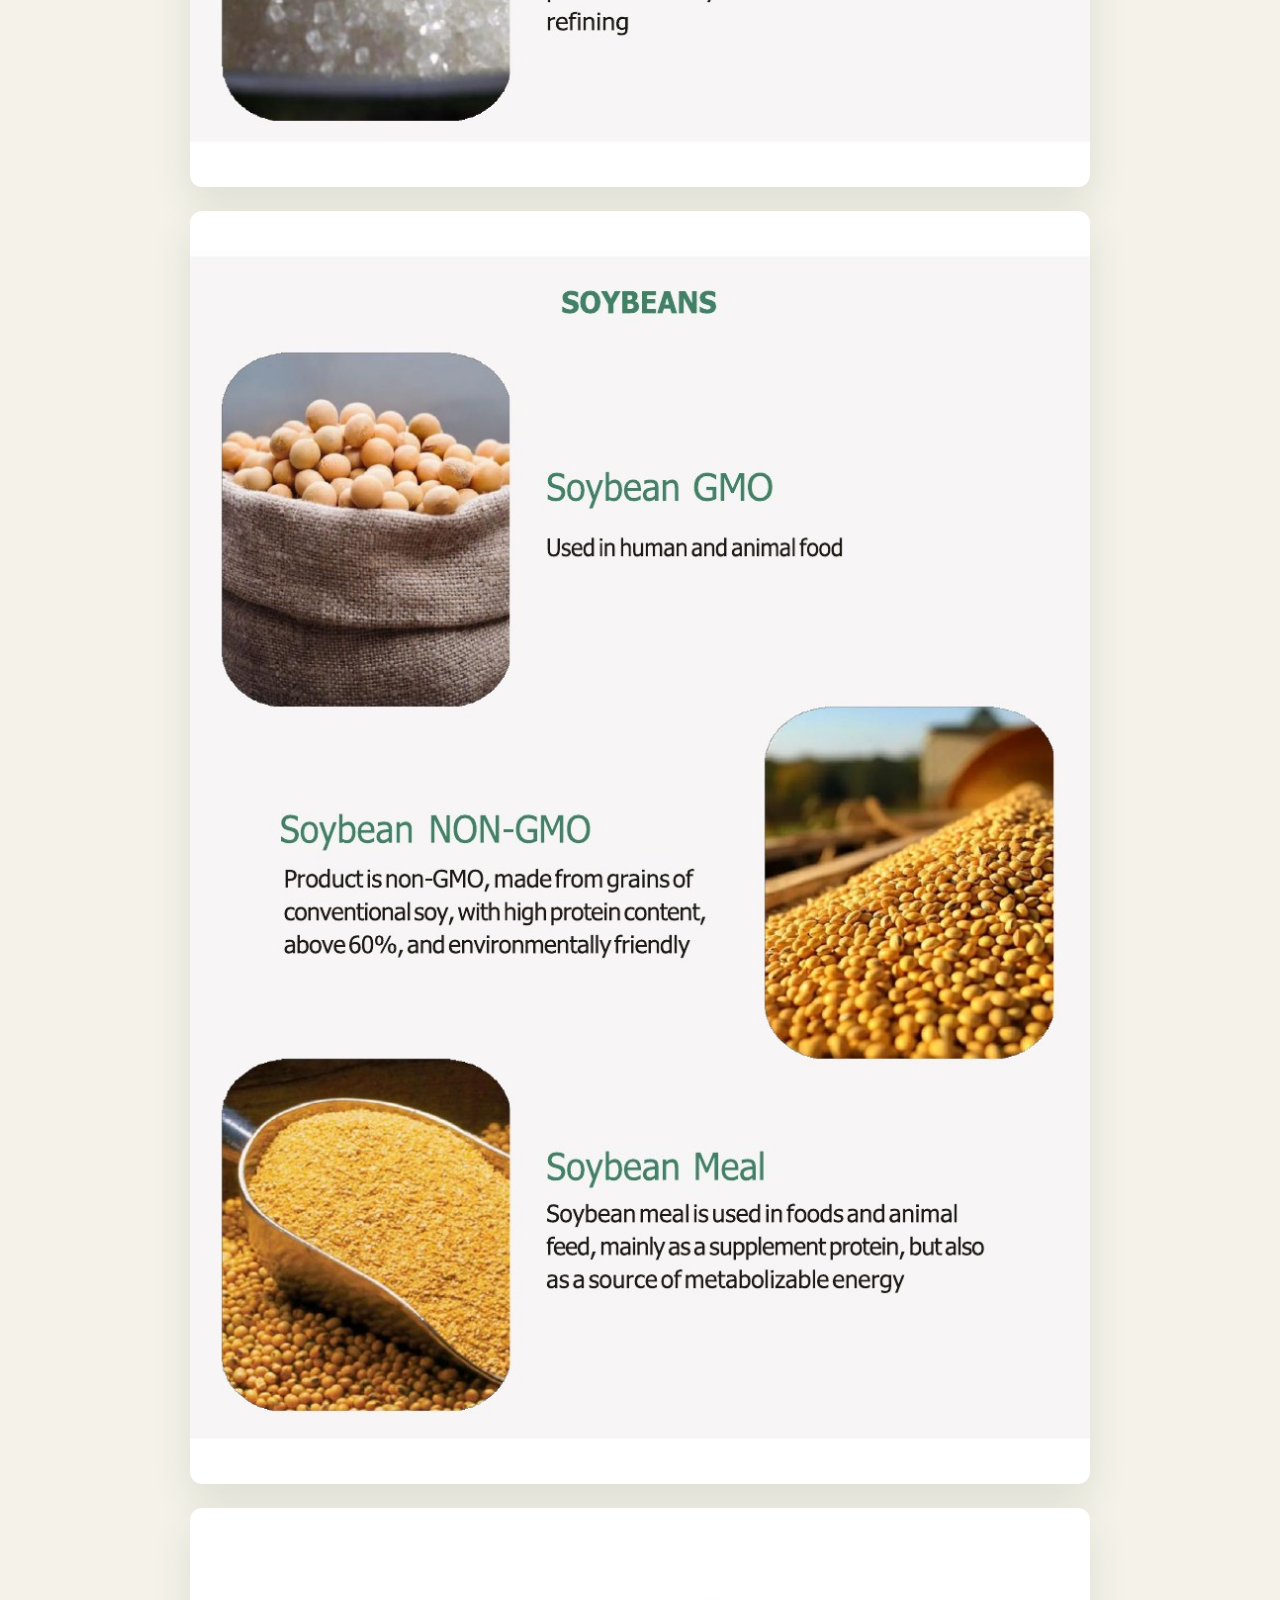
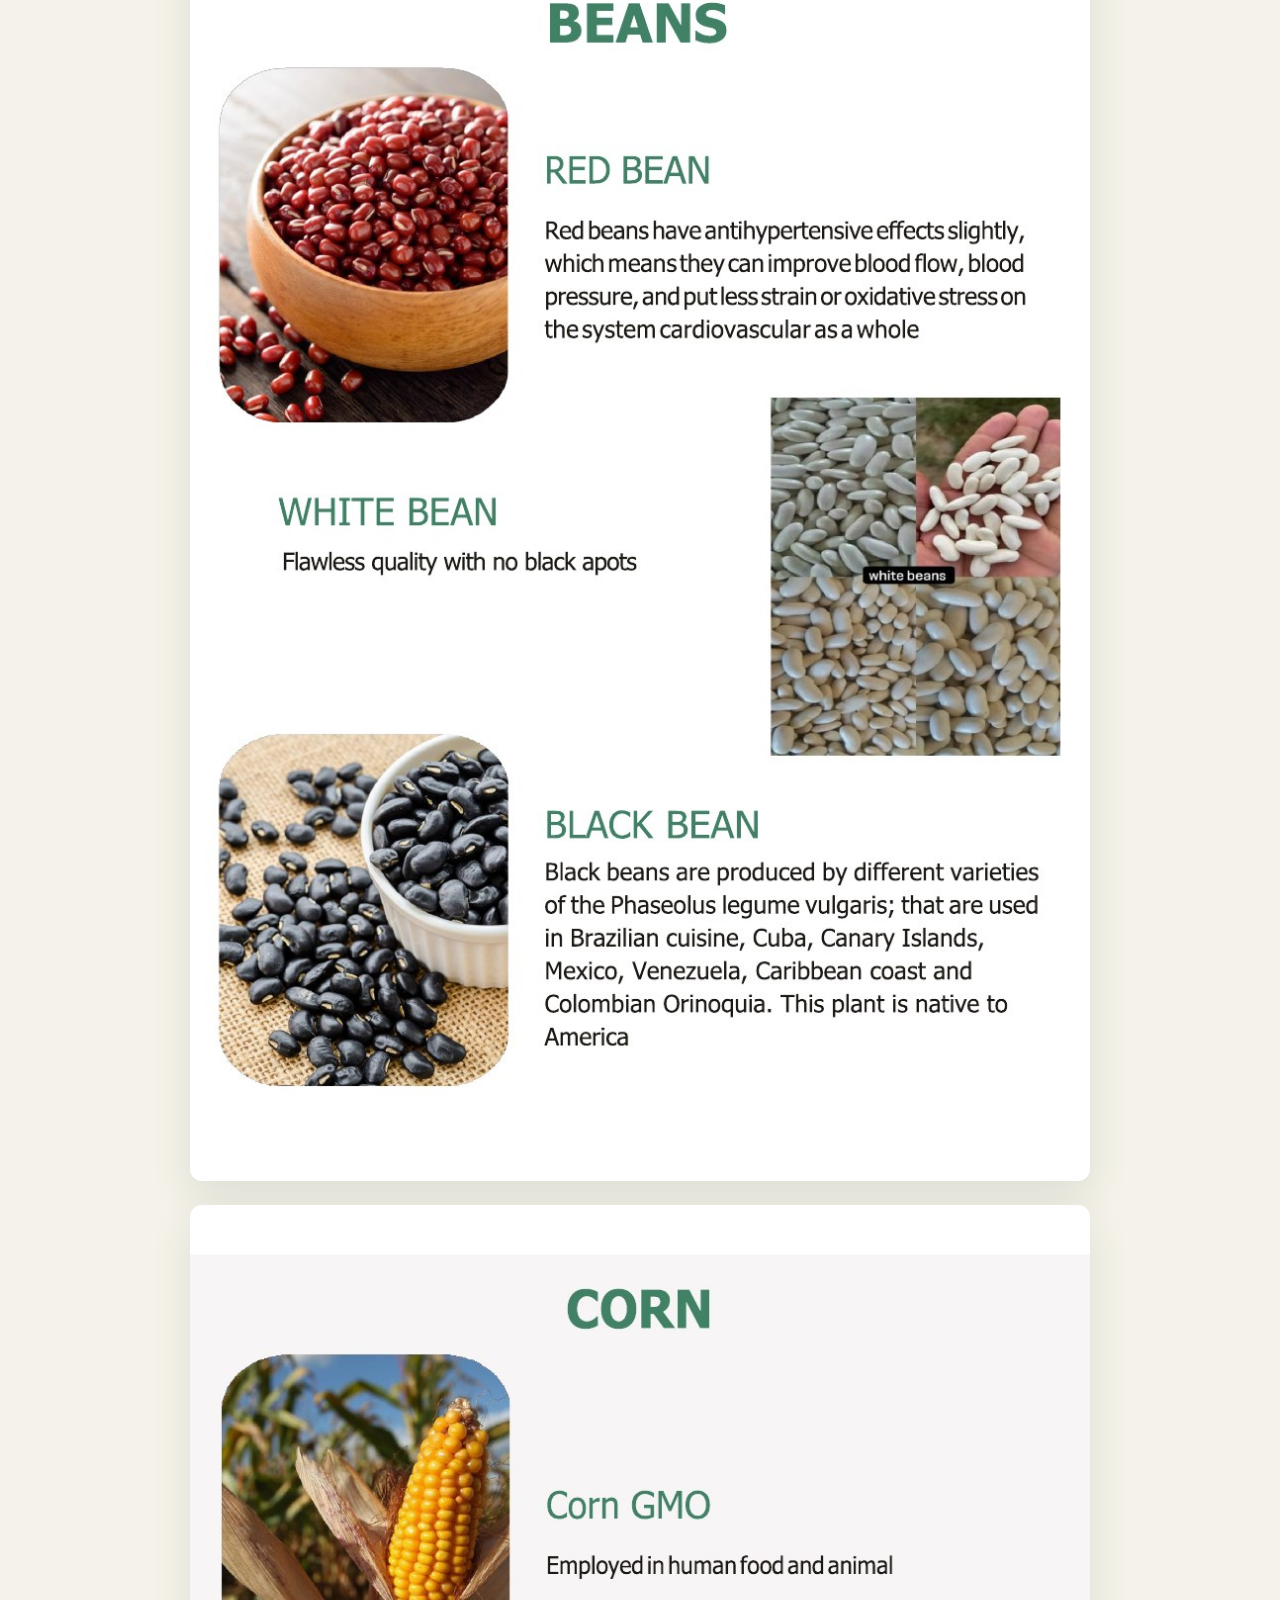
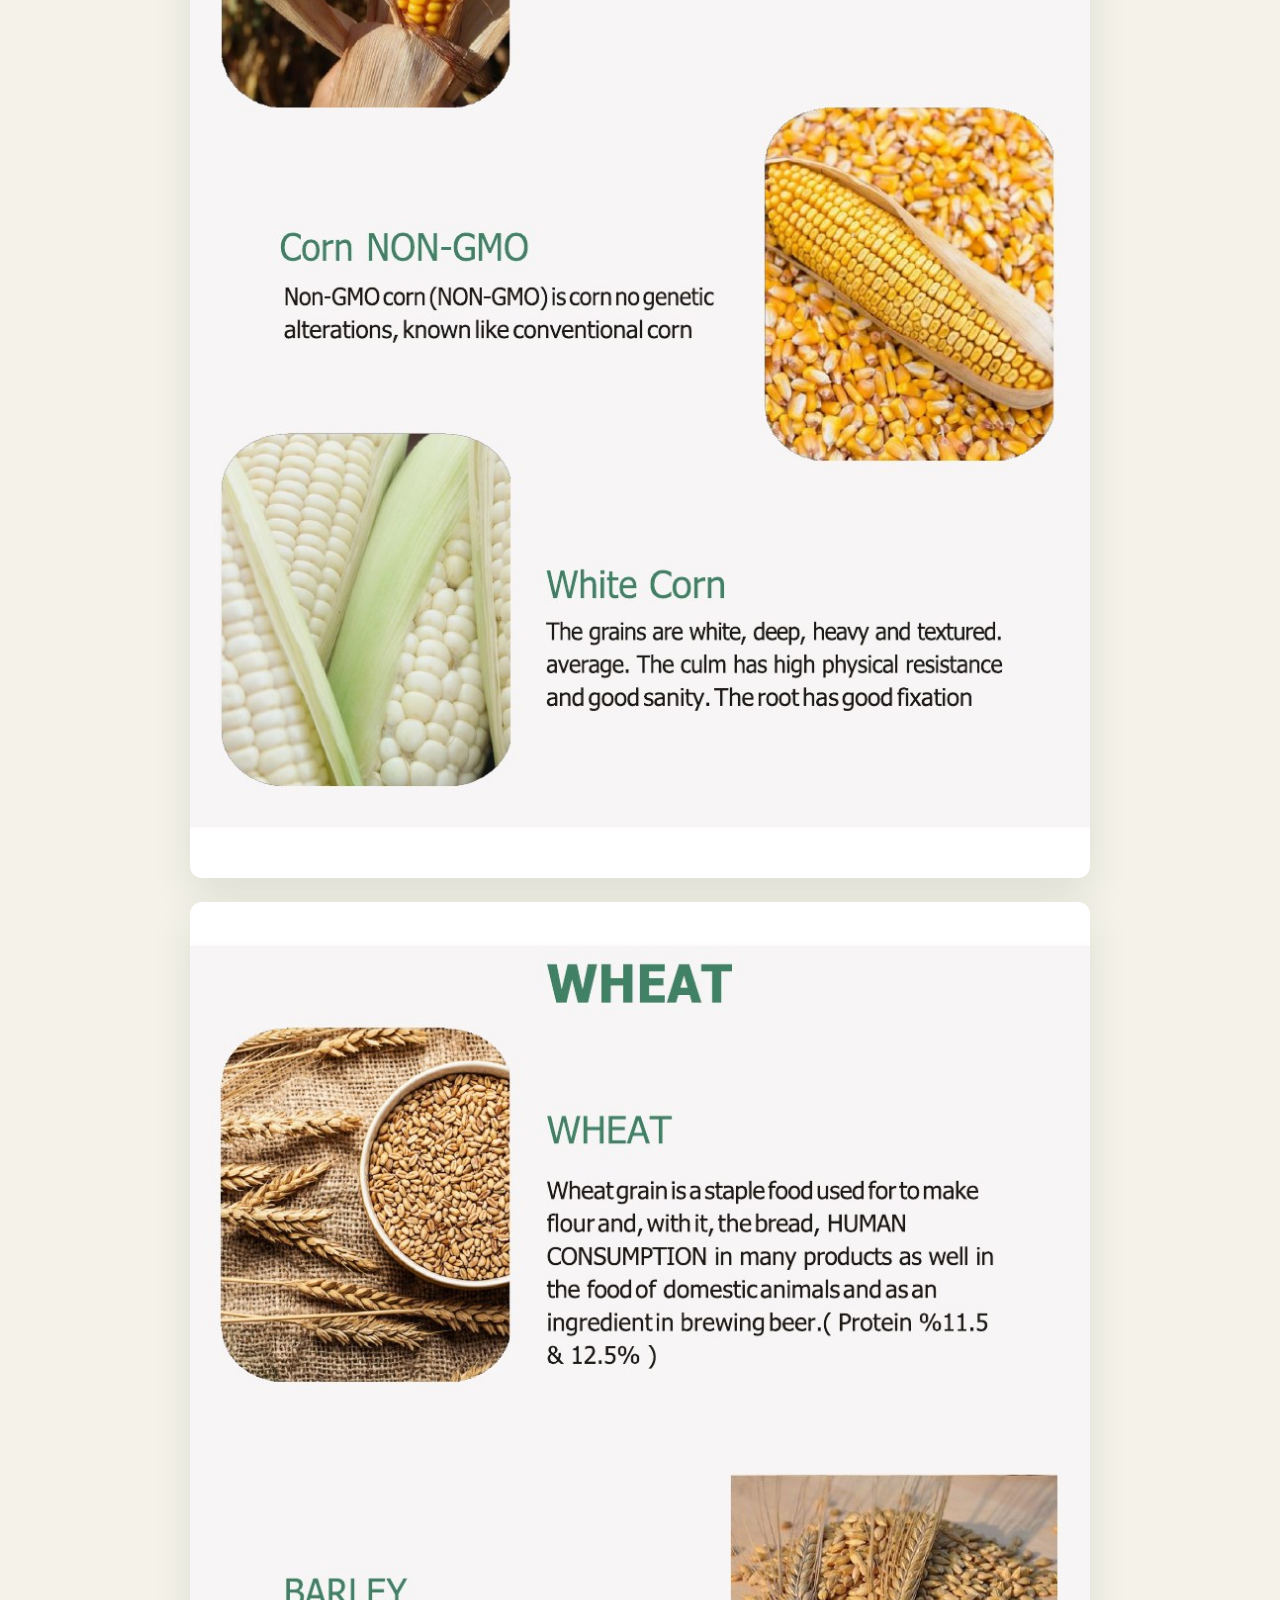
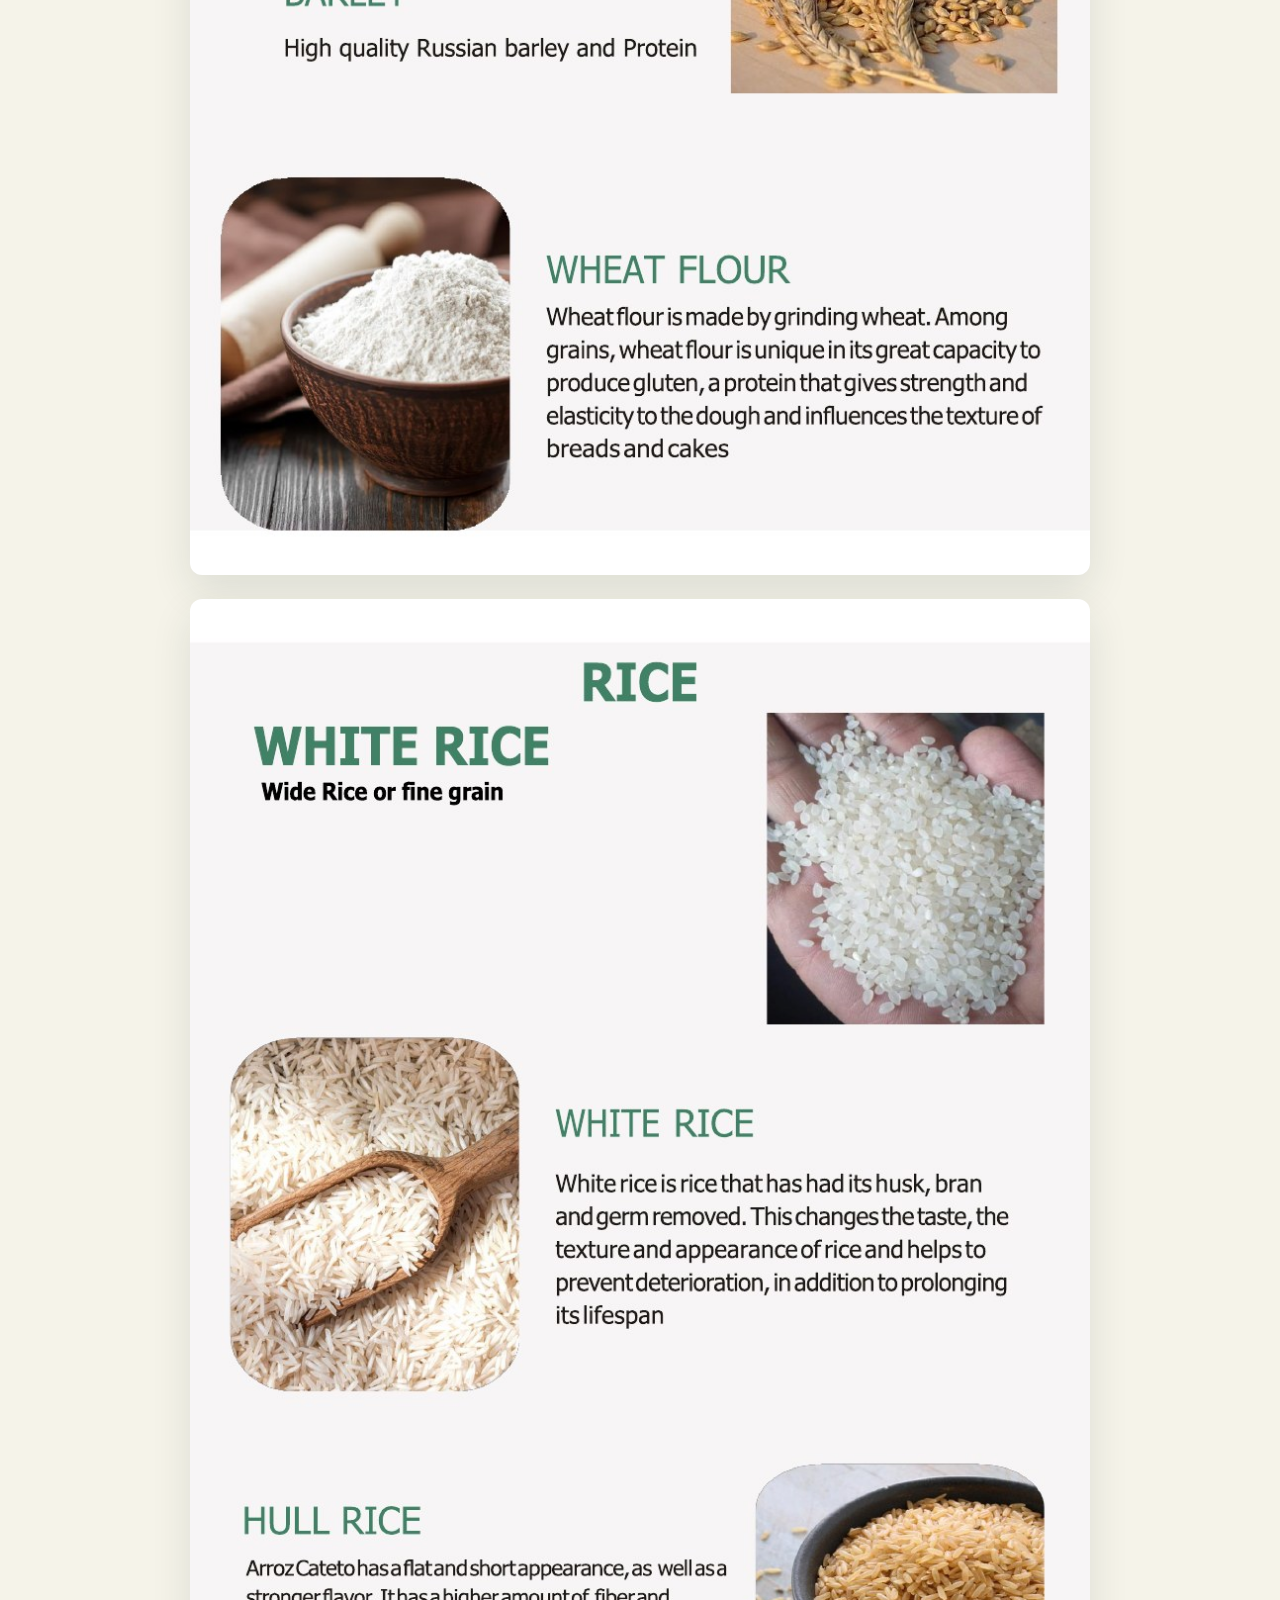
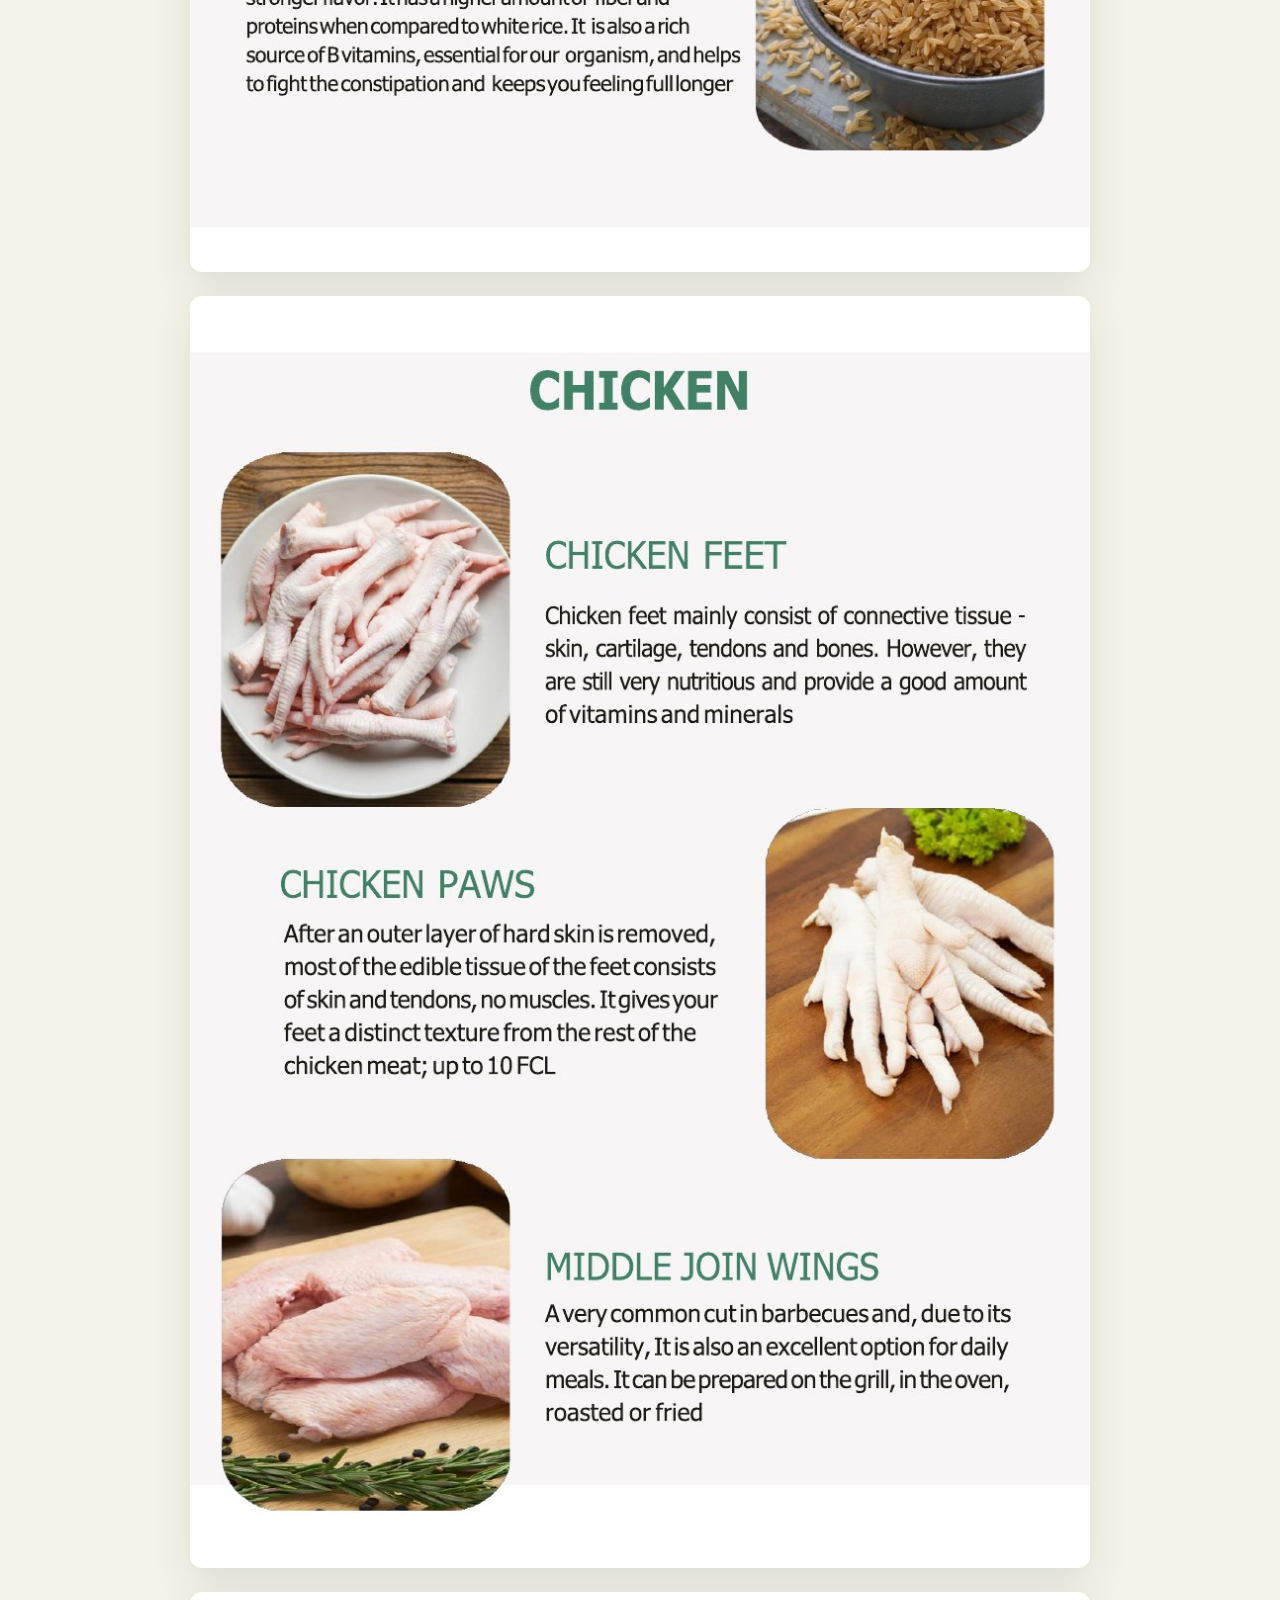
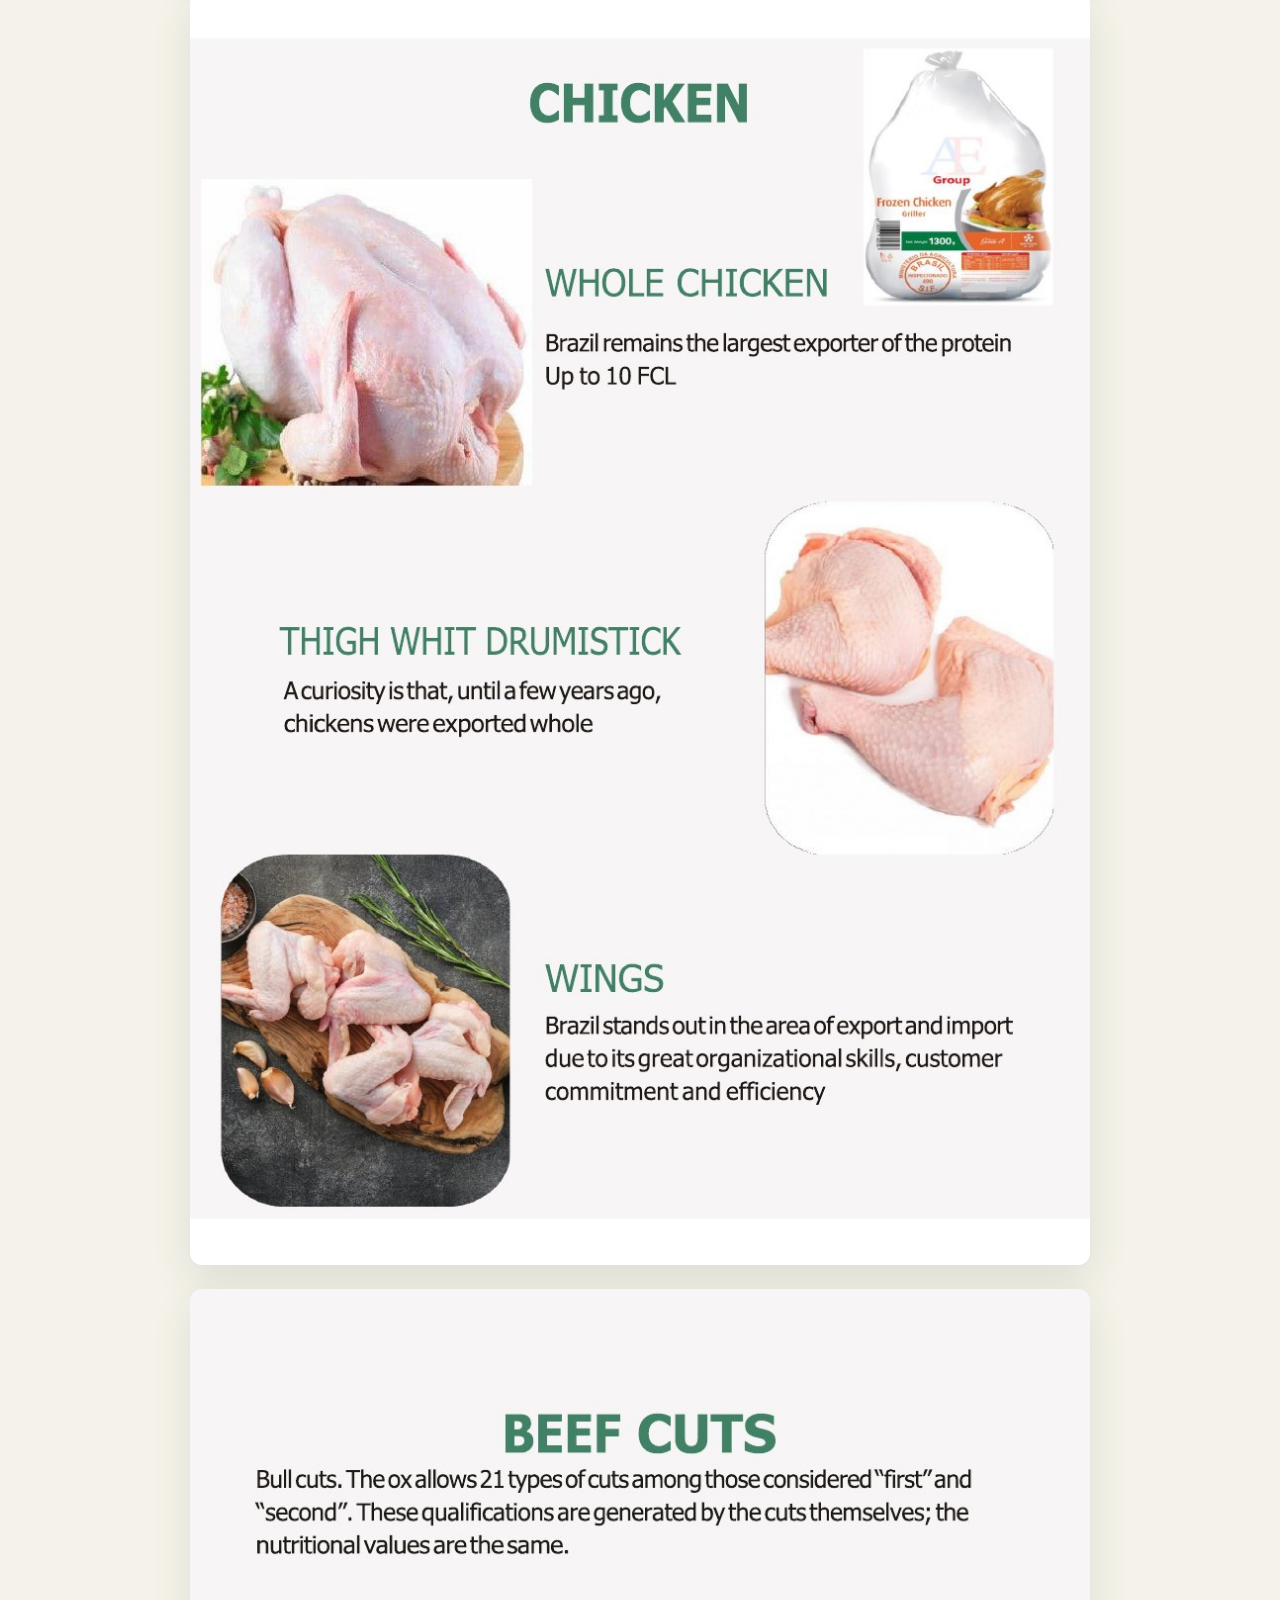
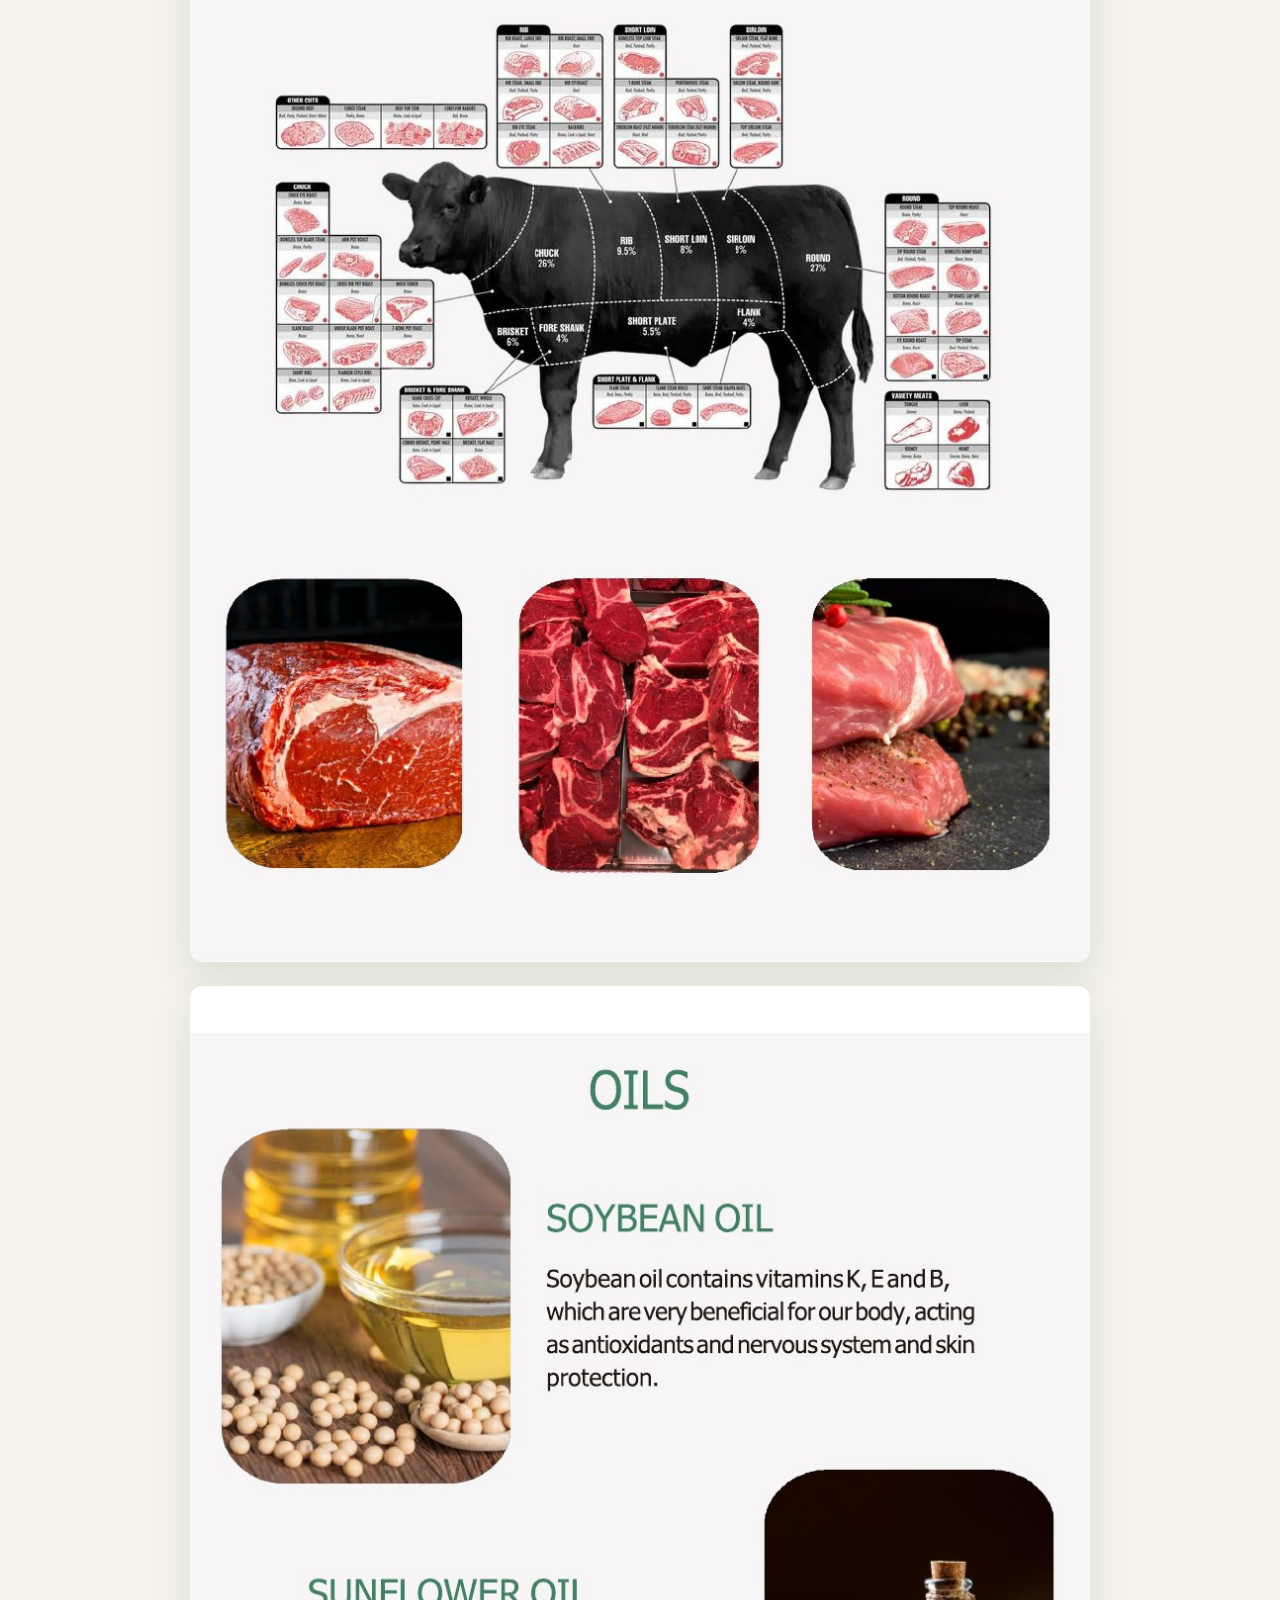
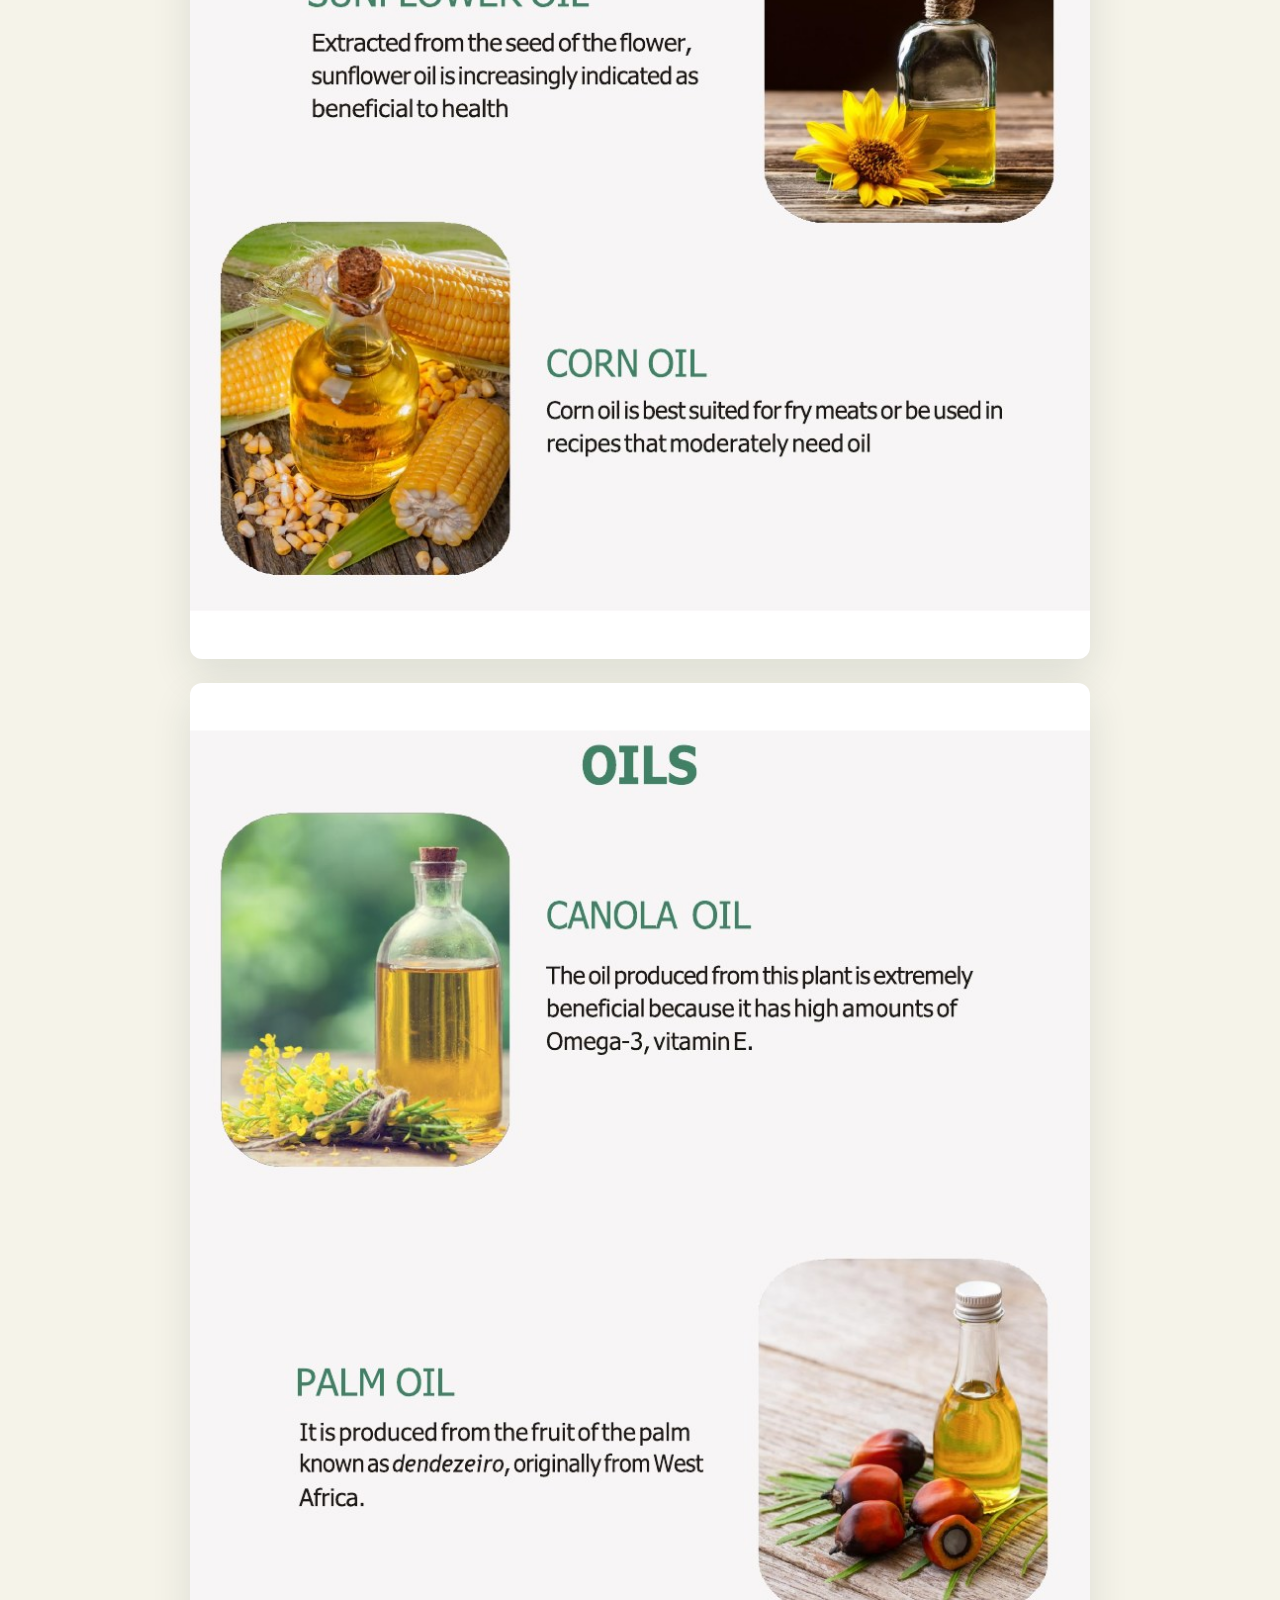
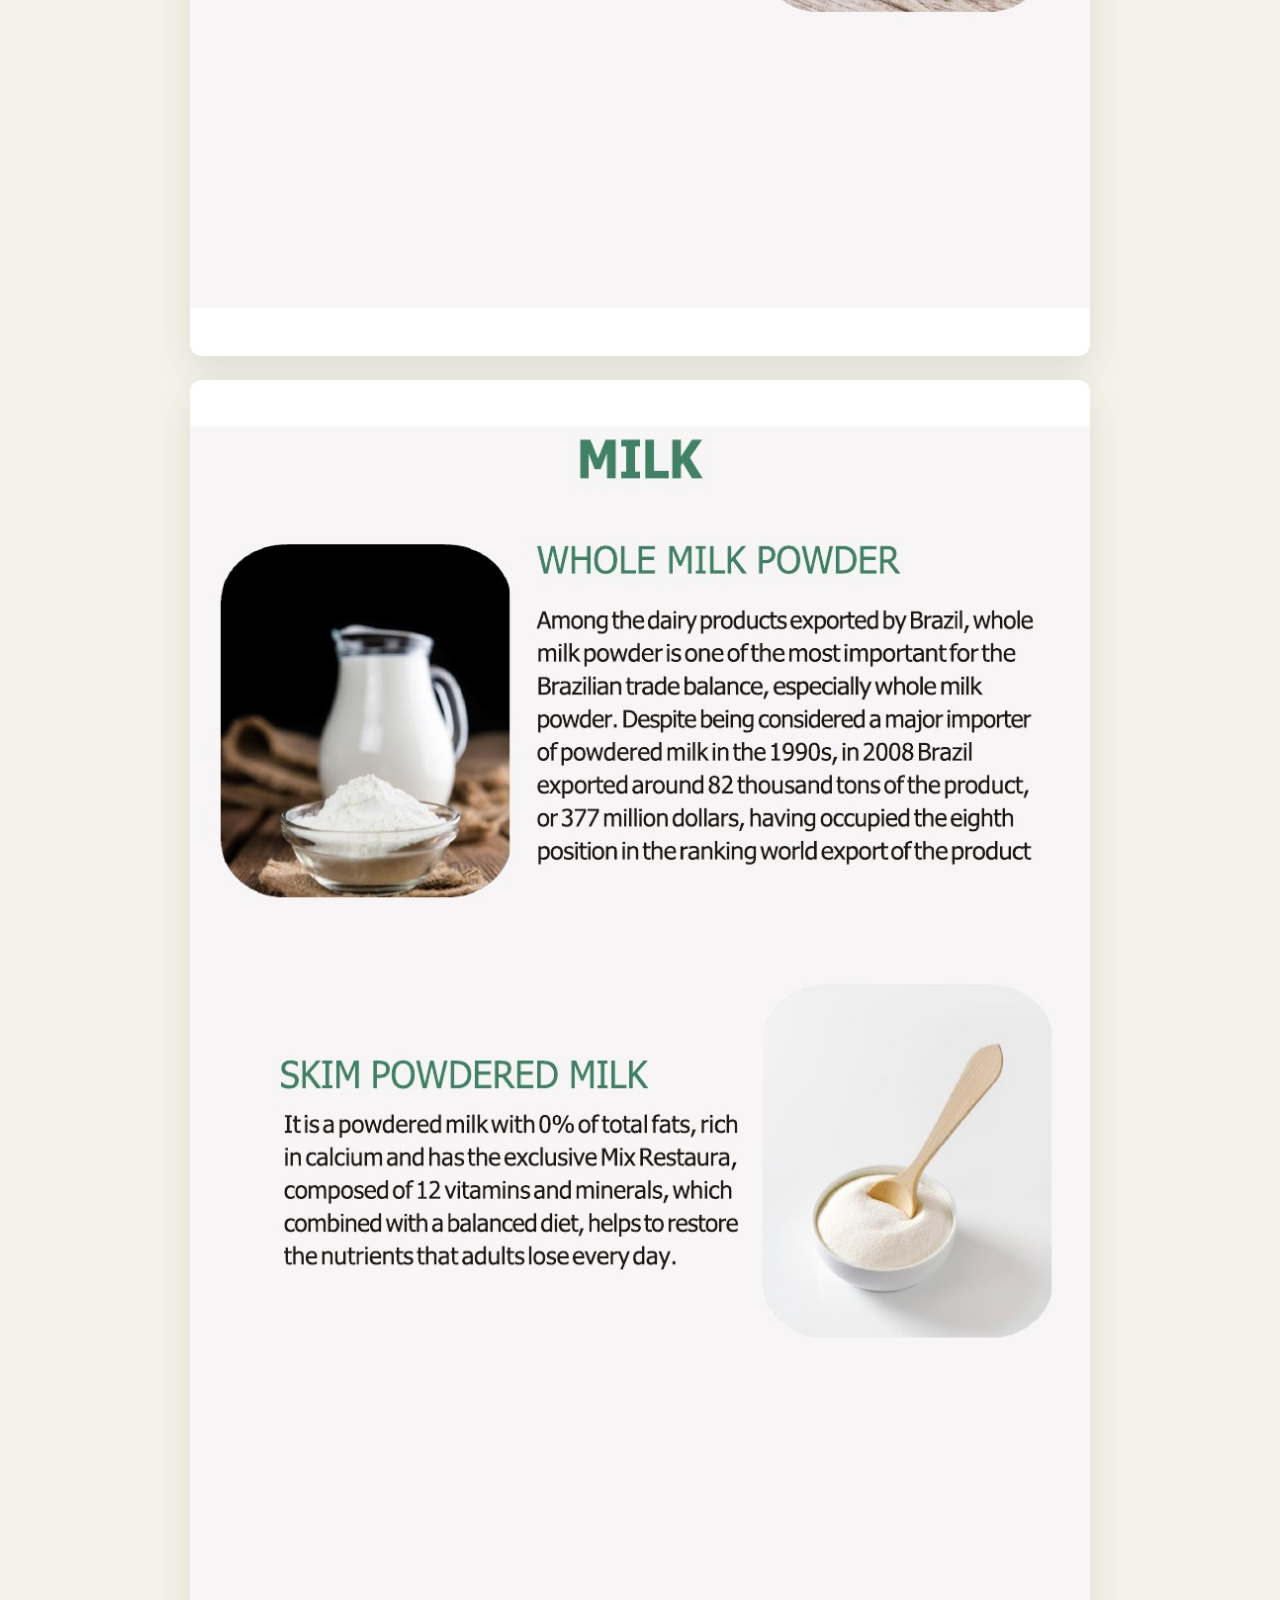
<file: en/import-export.html>
<!doctype html>
<html lang="en" dir="ltr">
<head>
  <meta charset="utf-8">
  <meta name="viewport" content="width=device-width, initial-scale=1">
  <meta name="description" content="Product catalogue for the import and export activity of ElNakheel Group for Investment and Development.">
  <title>Import and Export | ElNakheel Group for Investment and Development</title>
  <link rel="stylesheet" href="../assets/css/styles.css">
  <link rel="canonical" href="https://elnakheelgroup.com/en/import-export.html">
  <link rel="alternate" hreflang="ar" href="https://elnakheelgroup.com/ar/import-export.html">
  <link rel="alternate" hreflang="en" href="https://elnakheelgroup.com/en/import-export.html">
</head>
<body>
  <header class="site-header">
    <div class="container header-inner">
      <a class="brand" href="index.html" aria-label="ElNakheel Group for Investment and Development home">
        <img class="brand-logo" src="../logo.png" alt="ElNakheel Group for Investment and Development logo">
        <span class="brand-text"><strong>ElNakheel Group</strong><small>for Investment and Development</small></span>
      </a>
      <nav class="main-nav" aria-label="Primary navigation">
        <a href="index.html">Home</a>
        <a href="contact.html">Contact</a>
      </nav>
      <a class="language-switcher" href="../ar/import-export.html" lang="ar" hreflang="ar">العربية</a>
    </div>
  </header>

  <main class="catalog-page">
    <section class="catalog-hero" aria-labelledby="catalog-title">
      <div class="container">
        <h1 id="catalog-title">Import and Export</h1>
        <p>Product catalogue for the company's import and export activity.</p>
      </div>
    </section>

    <section class="section catalog-content" aria-labelledby="catalog-pages-title">
      <div class="container">
        <div class="section-heading">
          <h2 id="catalog-pages-title">Products Catalogue 2026</h2>
          <p>Browse the catalogue pages in order.</p>
        </div>
        <div class="catalog-pages">
          <figure class="catalog-sheet"><img src="../assets/images/import-export-catalog/page-02.jpg" alt="Product catalogue page 2" loading="lazy"></figure>
          <figure class="catalog-sheet"><img src="../assets/images/import-export-catalog/page-03.jpg" alt="Product catalogue page 3" loading="lazy"></figure>
          <figure class="catalog-sheet"><img src="../assets/images/import-export-catalog/page-04.jpg" alt="Product catalogue page 4" loading="lazy"></figure>
          <figure class="catalog-sheet"><img src="../assets/images/import-export-catalog/page-05.jpg" alt="Product catalogue page 5" loading="lazy"></figure>
          <figure class="catalog-sheet"><img src="../assets/images/import-export-catalog/page-06.jpg" alt="Product catalogue page 6" loading="lazy"></figure>
          <figure class="catalog-sheet"><img src="../assets/images/import-export-catalog/page-07.jpg" alt="Product catalogue page 7" loading="lazy"></figure>
          <figure class="catalog-sheet"><img src="../assets/images/import-export-catalog/page-08.jpg" alt="Product catalogue page 8" loading="lazy"></figure>
          <figure class="catalog-sheet"><img src="../assets/images/import-export-catalog/page-09.jpg" alt="Product catalogue page 9" loading="lazy"></figure>
          <figure class="catalog-sheet"><img src="../assets/images/import-export-catalog/page-10.jpg" alt="Product catalogue page 10" loading="lazy"></figure>
          <figure class="catalog-sheet"><img src="../assets/images/import-export-catalog/page-11.jpg" alt="Product catalogue page 11" loading="lazy"></figure>
          <figure class="catalog-sheet"><img src="../assets/images/import-export-catalog/page-12.jpg" alt="Product catalogue page 12" loading="lazy"></figure>
          <figure class="catalog-sheet"><img src="../assets/images/import-export-catalog/page-13.jpg" alt="Product catalogue page 13" loading="lazy"></figure>
          <figure class="catalog-sheet"><img src="../assets/images/import-export-catalog/page-14.jpg" alt="Product catalogue page 14" loading="lazy"></figure>
          <figure class="catalog-sheet"><img src="../assets/images/import-export-catalog/page-15.jpg" alt="Product catalogue page 15" loading="lazy"></figure>
          <figure class="catalog-sheet"><img src="../assets/images/import-export-catalog/page-16.jpg" alt="Product catalogue page 16" loading="lazy"></figure>
          <figure class="catalog-sheet"><img src="../assets/images/import-export-catalog/page-17.jpg" alt="Product catalogue page 17" loading="lazy"></figure>
          <figure class="catalog-sheet"><img src="../assets/images/import-export-catalog/page-18.jpg" alt="Product catalogue page 18" loading="lazy"></figure>
          <figure class="catalog-sheet"><img src="../assets/images/import-export-catalog/page-19.jpg" alt="Product catalogue page 19" loading="lazy"></figure>
          <figure class="catalog-sheet"><img src="../assets/images/import-export-catalog/page-20.jpg" alt="Product catalogue page 20" loading="lazy"></figure>
          <figure class="catalog-sheet"><img src="../assets/images/import-export-catalog/page-21.jpg" alt="Product catalogue page 21" loading="lazy"></figure>
          <figure class="catalog-sheet"><img src="../assets/images/import-export-catalog/page-22.jpg" alt="Product catalogue page 22" loading="lazy"></figure>
        </div>
      </div>
    </section>
  </main>

  <footer class="site-footer">
    <div class="container">
      <div class="footer-grid">
        <div><p class="footer-title">ElNakheel Group for Investment and Development</p></div>
        <div><p class="footer-title">Phone &amp; WhatsApp</p><p><a href="tel:+2001200000031">+20 01200000031</a><br><a href="tel:+2001212888897">+20 01212888897</a></p></div>
        <div><p class="footer-title">Email</p><p><a href="mailto:info@elnakheelgroup.com">info@elnakheelgroup.com</a></p></div>
        <div><p class="footer-title">Address</p><address>2 Sinai &amp; El Giza St. - Araishia Misr, Ismailia, Egypt</address></div>
      </div>
      <p class="copyright">© <span data-current-year></span> ElNakheel Group for Investment and Development. All rights reserved.</p>
    </div>
  </footer>
  <script>document.querySelectorAll('[data-current-year]').forEach(function (el) { el.textContent = new Date().getFullYear(); });</script>
</body>
</html>
</file>
<file: assets/css/styles.css>
:root {
  --blue-950: #193b2d;
  --blue-800: #315f3b;
  --blue-600: #687a3d;
  --blue-100: #e8efdc;
  --slate-900: #27342c;
  --slate-700: #617064;
  --slate-300: #d3dac6;
  --slate-100: #f5f3e9;
  --white: #ffffff;
  --shadow: 0 16px 40px rgba(25, 59, 45, 0.11);
  --radius: 18px;
}

* { box-sizing: border-box; }

html { scroll-behavior: smooth; }

body {
  margin: 0;
  color: var(--slate-900);
  background: #faf9f2;
  font-family: Arial, Tahoma, "Segoe UI", sans-serif;
  line-height: 1.65;
}

a { color: inherit; text-decoration: none; }

button, input, textarea { font: inherit; }

.container { width: min(1120px, calc(100% - 40px)); margin: 0 auto; }

.site-header {
  position: sticky;
  top: 0;
  z-index: 10;
  border-bottom: 1px solid rgba(203, 213, 220, 0.8);
  background: rgba(255, 255, 255, 0.96);
  backdrop-filter: blur(12px);
}

.header-inner {
  min-height: 76px;
  display: flex;
  align-items: center;
  justify-content: space-between;
  gap: 22px;
}

.brand { display: inline-flex; align-items: center; gap: 11px; color: var(--blue-950); }

.brand-logo {
  width: 62px;
  height: 44px;
  display: block;
  flex: 0 0 auto;
  object-fit: contain;
  object-position: center;
}

.brand-text { display: grid; line-height: 1.2; }
.brand-text strong { font-size: 1rem; }
.brand-text small { color: var(--slate-700); font-size: 0.72rem; margin-top: 3px; }

.main-nav { display: flex; align-items: center; gap: 8px; margin-inline-start: auto; }
.main-nav a, .language-switcher {
  padding: 8px 10px;
  border-radius: 8px;
  font-size: 0.94rem;
  font-weight: 700;
}
.main-nav a:hover, .main-nav a:focus-visible { color: var(--blue-800); background: var(--blue-100); }
.main-nav a[aria-current="page"] { color: var(--blue-800); }
.language-switcher { border: 1px solid var(--slate-300); color: var(--blue-950); }
.language-switcher:hover, .language-switcher:focus-visible { background: var(--slate-100); }

.hero {
  overflow: hidden;
  padding: 96px 0 88px;
  background:
    linear-gradient(107deg, rgba(25, 59, 45, 0.99) 0%, rgba(49, 95, 59, 0.97) 56%, rgba(104, 122, 61, 0.94) 100%);
  color: var(--white);
}

.hero-grid { display: grid; grid-template-columns: minmax(0, 1.25fr) minmax(250px, 0.75fr); align-items: center; gap: 64px; }
.eyebrow { margin: 0 0 16px; color: #e4eabf; font-size: 0.87rem; font-weight: 700; letter-spacing: 0.07em; text-transform: uppercase; }
.hero h1, .page-hero h1 { margin: 0; line-height: 1.15; letter-spacing: -0.025em; }
.hero h1 { font-size: clamp(2.25rem, 6vw, 4.4rem); max-width: 750px; }
.hero-copy { max-width: 650px; margin: 22px 0 0; color: #f0f2dc; font-size: clamp(1rem, 2vw, 1.16rem); }
.hero-actions { display: flex; flex-wrap: wrap; gap: 12px; margin-top: 34px; }

.hero-panel { position: relative; min-height: 250px; padding: 28px; border: 1px solid rgba(255,255,255,0.25); border-radius: var(--radius); background: rgba(255,255,255,0.08); }
.hero-panel::before, .hero-panel::after { content: ""; position: absolute; border: 1px solid rgba(255,255,255,0.18); border-radius: 50%; }
.hero-panel::before { width: 188px; height: 188px; inset-inline-end: -52px; top: -58px; }
.hero-panel::after { width: 88px; height: 88px; inset-inline-start: -25px; bottom: -34px; }
.hero-panel p { position: relative; z-index: 1; margin: 0 0 14px; color: #e4eabf; font-size: 0.84rem; font-weight: 700; }
.hero-panel strong { position: relative; z-index: 1; display: block; max-width: 245px; font-size: clamp(1.45rem, 3vw, 2rem); line-height: 1.25; }

.button { display: inline-flex; align-items: center; justify-content: center; min-height: 48px; padding: 12px 20px; border: 1px solid transparent; border-radius: 9px; font-weight: 700; transition: transform 160ms ease, background 160ms ease, color 160ms ease; }
.button:hover, .button:focus-visible { transform: translateY(-2px); }
.button-primary { color: var(--blue-950); background: #f7f2dc; }
.button-primary:hover, .button-primary:focus-visible { background: #eee5bc; }
.button-whatsapp { color: var(--white); background: #1e8d64; }
.button-whatsapp:hover, .button-whatsapp:focus-visible { background: #157652; }
.button-blue { color: var(--white); background: var(--blue-800); }
.button-blue:hover, .button-blue:focus-visible { background: var(--blue-950); }

.section { padding: 86px 0; }
.section-heading { max-width: 620px; margin-bottom: 32px; }
.section-heading h2 { margin: 0; color: var(--blue-950); font-size: clamp(1.8rem, 4vw, 2.65rem); line-height: 1.2; }
.section-heading p { margin: 12px 0 0; color: var(--slate-700); }

.services { background: var(--white); }
.service-grid { display: grid; grid-template-columns: repeat(3, minmax(0, 1fr)); gap: 20px; }
.service-card { min-height: 212px; padding: 28px; border: 1px solid var(--slate-300); border-radius: var(--radius); background: var(--white); box-shadow: 0 3px 10px rgba(25, 59, 45, 0.04); }
.service-card h3 { margin: 28px 0 8px; color: var(--blue-950); font-size: 1.35rem; }
.service-card p { margin: 0; color: var(--slate-700); }

.partners { background: var(--blue-100); }
.partner-list { display: grid; grid-template-columns: repeat(5, minmax(0, 1fr)); gap: 16px; }
.partner-logo { display: grid; min-height: 118px; padding: 18px; place-items: center; border: 1px solid var(--slate-300); border-radius: 12px; background: var(--white); }
.partner-logo img { width: 100%; max-width: 165px; height: 78px; object-fit: contain; }
.trust-line { padding: 32px 0; border-top: 1px solid var(--slate-300); border-bottom: 1px solid var(--slate-300); color: var(--blue-950); background: var(--slate-100); text-align: center; font-weight: 700; }

.page-hero { padding: 74px 0; background: var(--blue-950); color: var(--white); }
.page-hero h1 { font-size: clamp(2.25rem, 5vw, 3.7rem); }
.page-hero p { max-width: 620px; margin: 18px 0 0; color: #dfe8c4; }

.contact-layout { display: grid; grid-template-columns: minmax(0, 0.85fr) minmax(0, 1.15fr); gap: 40px; align-items: start; }
.contact-card, .contact-form { padding: 32px; border: 1px solid var(--slate-300); border-radius: var(--radius); background: var(--white); box-shadow: var(--shadow); }
.contact-card h2, .contact-form h2 { margin: 0; color: var(--blue-950); font-size: 1.55rem; line-height: 1.25; }
.contact-list { display: grid; gap: 18px; margin: 28px 0; }
.contact-item { padding-bottom: 18px; border-bottom: 1px solid var(--slate-300); }
.contact-item:last-child { padding-bottom: 0; border-bottom: 0; }
.contact-item span { display: block; margin-bottom: 4px; color: var(--slate-700); font-size: 0.84rem; font-weight: 700; }
.contact-item a { color: var(--blue-800); font-weight: 700; }
.contact-item address { margin: 0; color: var(--slate-900); font-style: normal; }

.contact-form > p { margin: 10px 0 26px; color: var(--slate-700); }
.form-group { margin-bottom: 18px; }
label { display: block; margin-bottom: 7px; color: var(--blue-950); font-weight: 700; }
input, textarea { width: 100%; border: 1px solid var(--slate-300); border-radius: 8px; padding: 12px 13px; color: var(--slate-900); background: var(--white); transition: border-color 160ms ease, box-shadow 160ms ease; }
textarea { min-height: 138px; resize: vertical; }
input:focus, textarea:focus { outline: 0; border-color: var(--blue-600); box-shadow: 0 0 0 3px rgba(104, 122, 61, 0.18); }
input[aria-invalid="true"], textarea[aria-invalid="true"] { border-color: #bd3e3e; }
.field-error { min-height: 1.2em; margin: 5px 0 0; color: #a52f2f; font-size: 0.84rem; }
.form-status { min-height: 1.4em; margin: 14px 0 0; color: var(--blue-800); font-size: 0.92rem; font-weight: 700; }

.site-footer { padding: 43px 0 25px; color: #d9e4ea; background: var(--slate-900); }
.footer-grid { display: grid; grid-template-columns: 1.2fr 1fr 1fr 1.4fr; gap: 28px; padding-bottom: 34px; }
.footer-title { margin: 0 0 10px; color: var(--white); font-size: 0.95rem; font-weight: 700; }
.footer-grid p, .footer-grid address { margin: 0; color: #b9c9d2; font-size: 0.9rem; font-style: normal; }
.footer-grid a { color: var(--white); font-weight: 700; }
.copyright { margin: 0; padding-top: 20px; border-top: 1px solid rgba(203, 213, 220, 0.2); color: #a7bac5; font-size: 0.83rem; }

:focus-visible { outline: 3px solid #d5bd70; outline-offset: 3px; }

@media (max-width: 760px) {
  .container { width: min(100% - 32px, 1120px); }
  .header-inner { min-height: auto; padding: 14px 0; flex-wrap: wrap; gap: 12px; }
  .main-nav { order: 3; width: 100%; margin-inline-start: 0; }
  .main-nav a { padding-inline: 7px; }
  .language-switcher { margin-inline-start: auto; }
  .hero { padding: 70px 0 64px; }
  .hero-grid, .contact-layout { grid-template-columns: 1fr; gap: 32px; }
  .hero-panel { min-height: 195px; }
  .section { padding: 62px 0; }
  .service-grid, .footer-grid { grid-template-columns: 1fr; }
  .footer-grid { gap: 20px; }
  .contact-card, .contact-form { padding: 24px; }
  .partner-logo { flex: 0 0 min(78%, 320px); min-height: 148px; padding: 22px; scroll-snap-align: start; }
  .partner-logo img { max-width: 231px; height: 109px; }
  .partner-list { display: flex; gap: 16px; overflow-x: auto; padding-bottom: 10px; scroll-snap-type: x mandatory; scrollbar-width: thin; -webkit-overflow-scrolling: touch; }
}

@media (max-width: 390px) {
  .brand-text small { display: none; }
  .hero-actions .button { width: 100%; }
}

.language-landing { min-height: calc(100vh - 76px); display: grid; align-items: center; padding: 82px 0; background: linear-gradient(107deg, var(--blue-950), var(--blue-800) 58%, var(--blue-600)); color: var(--white); }
.language-landing-grid { display: grid; grid-template-columns: minmax(0, 1fr) minmax(280px, 0.8fr); align-items: center; gap: 64px; }
.language-landing h1 { max-width: 700px; margin: 0; font-size: clamp(2.25rem, 5vw, 4.2rem); line-height: 1.16; letter-spacing: -0.025em; }
.language-landing-copy { max-width: 620px; margin: 20px 0 0; color: #f0f2dc; font-size: 1.1rem; }
.language-choice { display: grid; gap: 14px; }
.language-option { display: block; padding: 23px 24px; border: 1px solid rgba(255, 255, 255, 0.28); border-radius: var(--radius); background: rgba(255, 255, 255, 0.1); transition: transform 160ms ease, background 160ms ease; }
.language-option:hover, .language-option:focus-visible { transform: translateY(-3px); background: rgba(255, 255, 255, 0.17); }
.language-option strong, .language-option span { display: block; }
.language-option strong { font-size: 1.35rem; }
.language-option span { margin-top: 4px; color: #e4eabf; font-size: 0.92rem; }

@media (max-width: 760px) {
  .language-landing { min-height: auto; padding: 68px 0; }
  .language-landing-grid { grid-template-columns: 1fr; gap: 38px; }

}
.service-card--image { min-width: 0; padding: 0; overflow: hidden; }
.service-card-media { display: block; width: 100%; aspect-ratio: 16 / 9; object-fit: cover; }
.service-card-content { padding: 24px 28px 28px; }
.service-card--image h3 { margin: 16px 0 8px; }
.service-card--link { display: block; color: inherit; }
.service-card--link:hover { transform: translateY(-4px); box-shadow: var(--shadow); }
.catalog-hero { padding: 62px 0; color: var(--white); background: var(--blue-950); }
.catalog-hero h1 { margin: 0; font-size: clamp(2rem, 5vw, 3.4rem); line-height: 1.15; }
.catalog-hero p { max-width: 680px; margin: 16px 0 0; color: #dfe8c4; font-size: 1.05rem; }
.catalog-content { background: var(--slate-100); }
.catalog-pages { display: grid; gap: 24px; }
.catalog-sheet { max-width: 900px; margin: 0 auto; }
.catalog-sheet img { display: block; width: 100%; height: auto; border-radius: 12px; background: var(--white); box-shadow: var(--shadow); }
@media (max-width: 760px) { .catalog-hero { padding: 52px 0; } .catalog-pages { gap: 16px; } .catalog-sheet img { border-radius: 8px; } }

@media (max-width: 760px) {
  .service-card-content { padding: 22px 24px 24px; }
}
</file>
